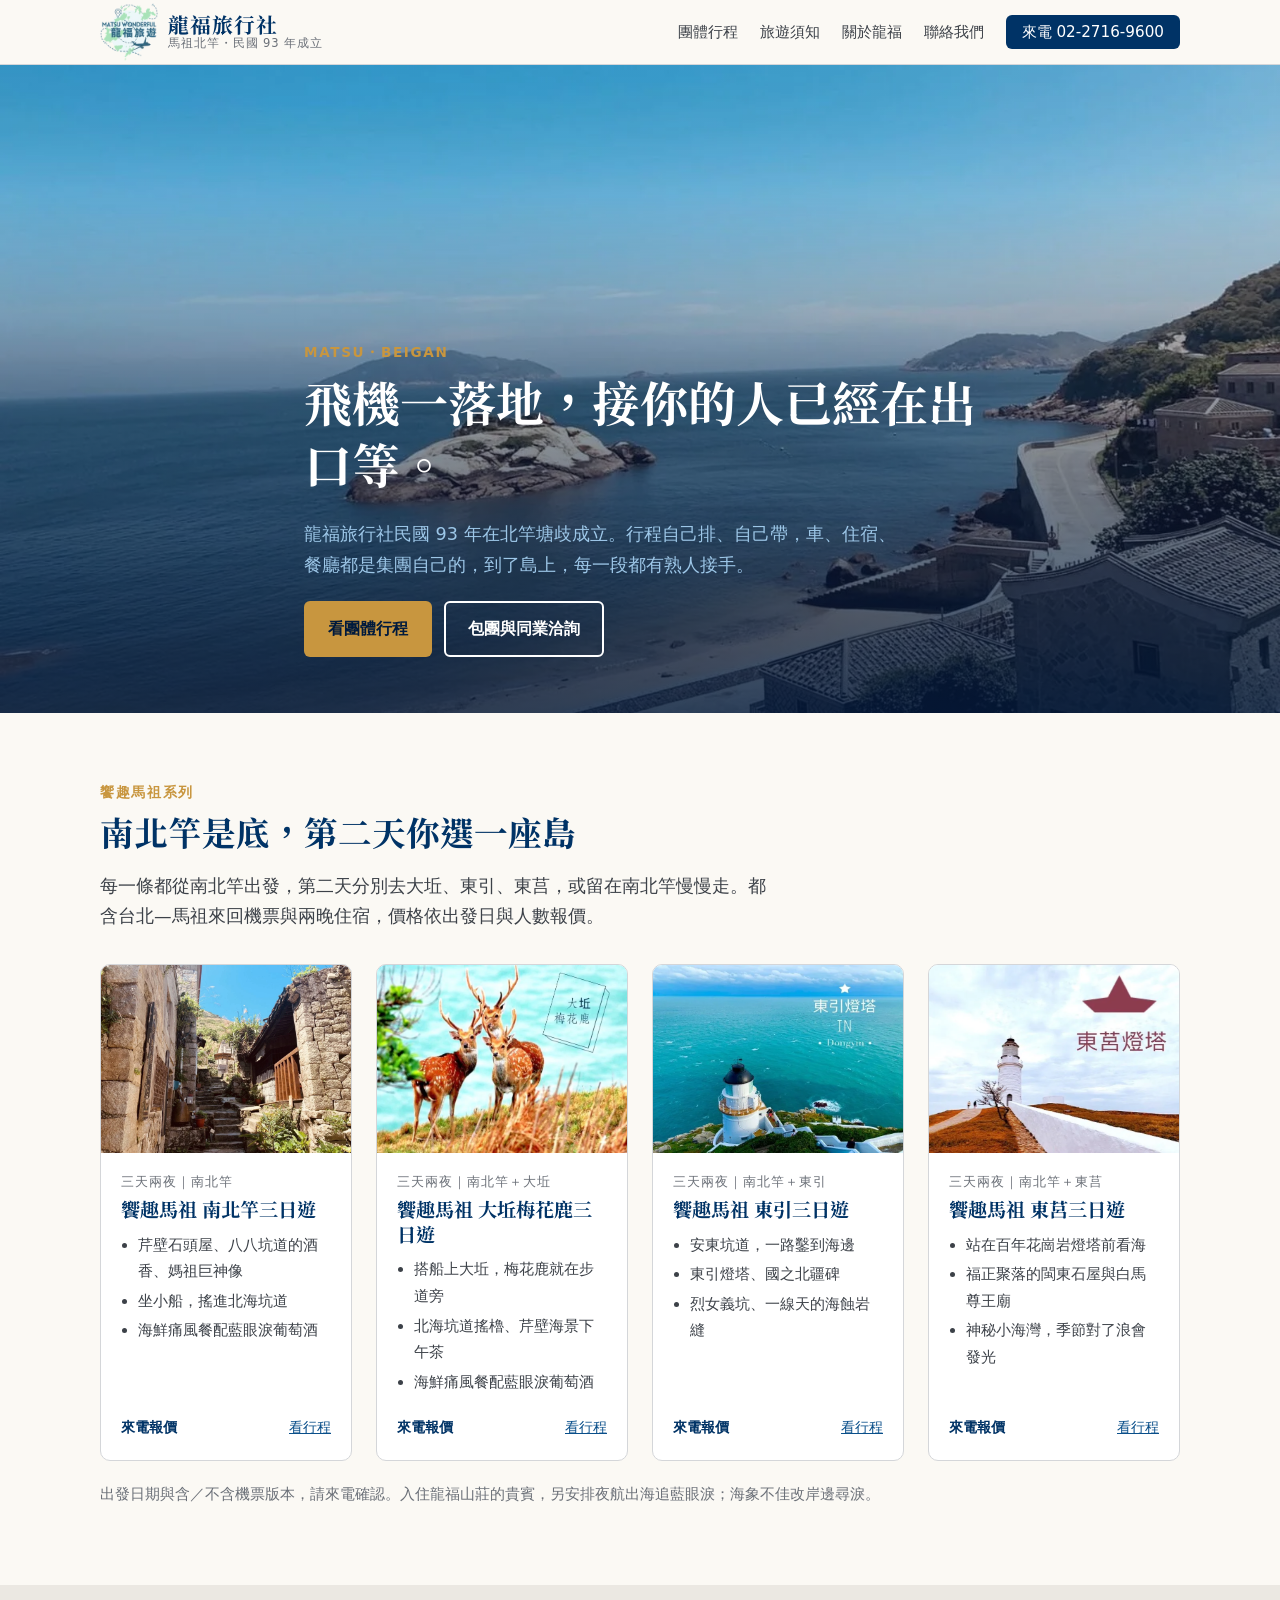
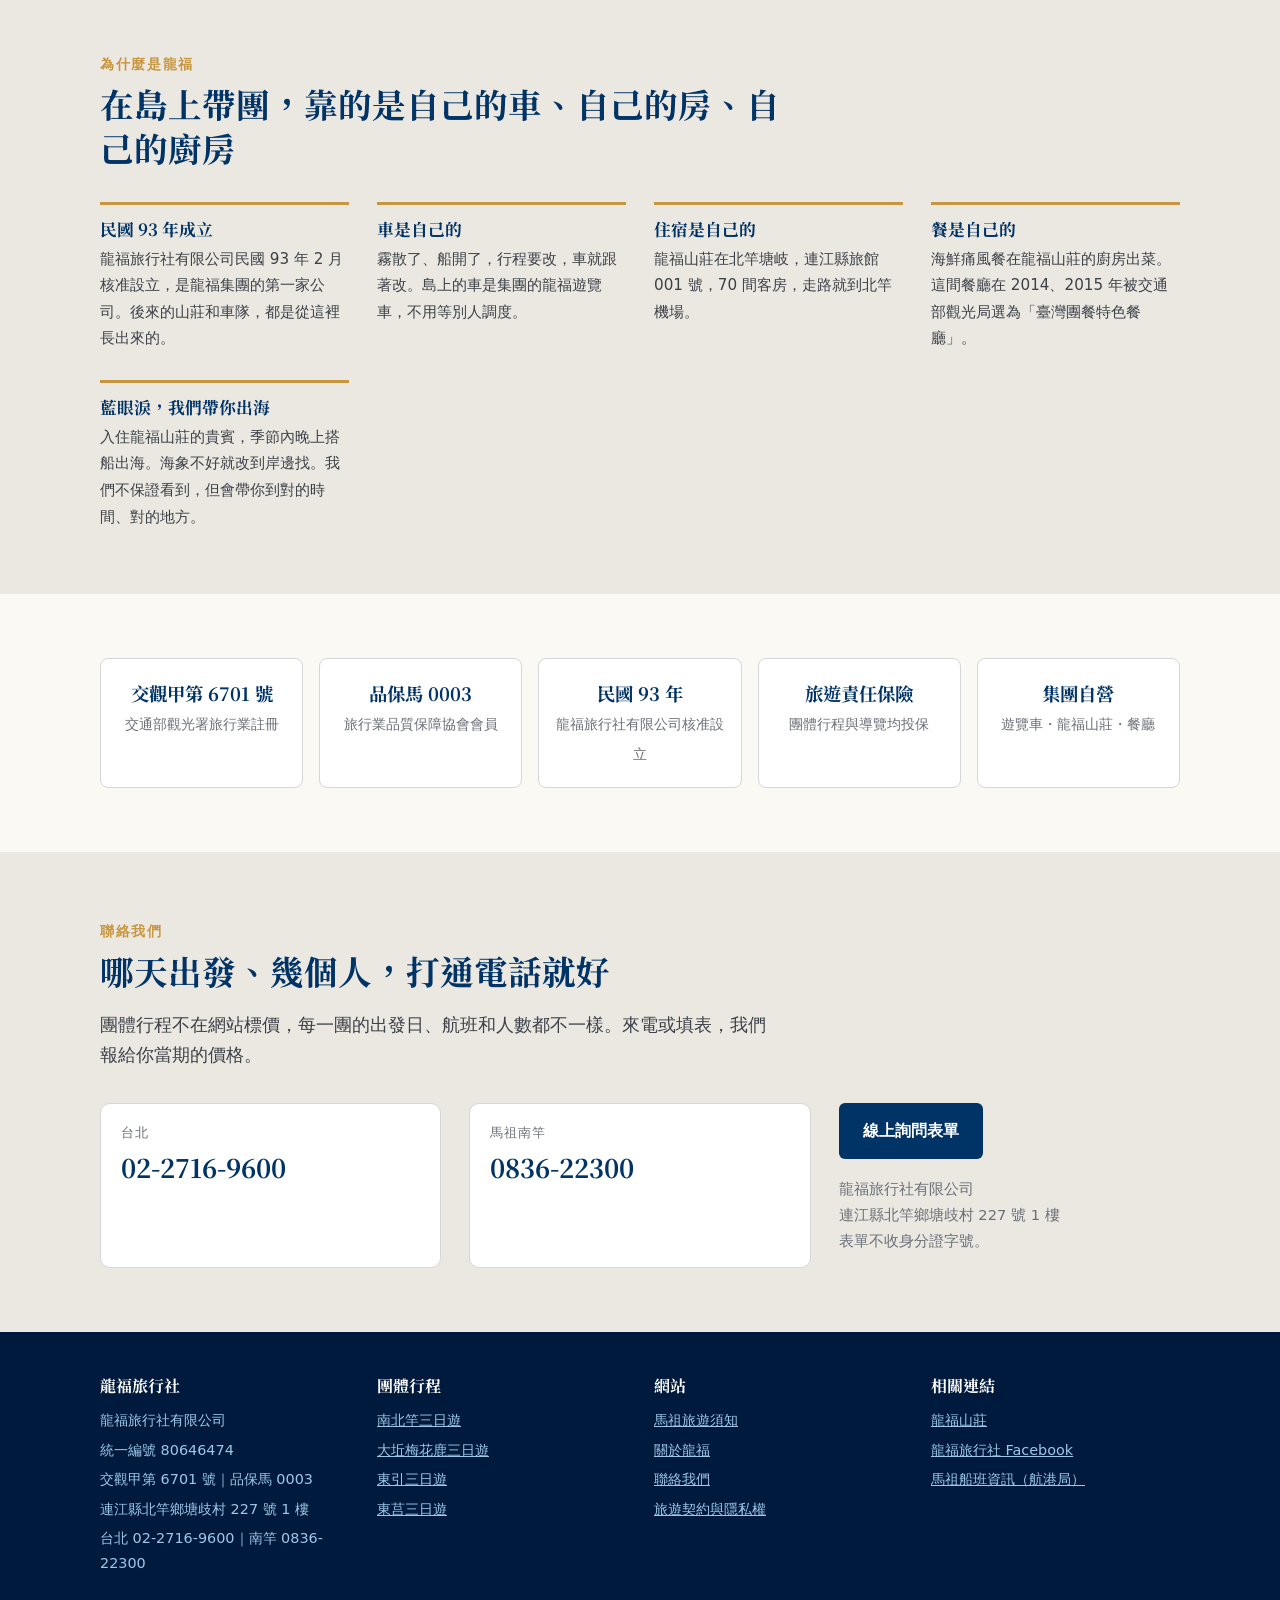
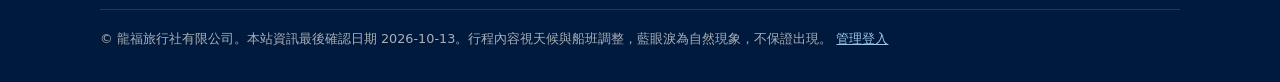
<file: index.html>
<!DOCTYPE html>
<html lang="zh-Hant-TW">
<head>
<meta charset="utf-8">
<meta name="viewport" content="width=device-width, initial-scale=1">
<title>龍福旅行社｜馬祖北竿在地旅行社，民國 93 年成立</title>
<meta name="description" content="龍福旅行社成立於民國 93 年，總部在馬祖北竿塘歧。南北竿、東引、東莒、大坵三日遊團體行程，機加酒自由行，學校與公司包團、同業地接。台北 02-2716-9600、南竿 0836-22300。">
<link rel="canonical" href="https://www.matsu-tour.com.tw/">
<meta property="og:title" content="龍福旅行社｜馬祖北竿在地旅行社">
<meta property="og:description" content="民國 93 年成立的馬祖在地旅行社。團體行程、機加酒自由行、包團與同業地接。">
<meta property="og:image" content="https://www.matsu-tour.com.tw/img/beach.webp">
<meta property="og:type" content="website">
<link rel="preconnect" href="https://fonts.googleapis.com">
<link href="https://fonts.googleapis.com/css2?family=Noto+Serif+TC:wght@700&display=swap" rel="stylesheet">
<link rel="icon" href="img/favicon.png" type="image/png">
<link rel="apple-touch-icon" href="img/apple-touch-icon.png">
<link rel="stylesheet" href="css/style.css?v=1151013c">
<script type="application/ld+json">
{
  "@context": "https://schema.org",
  "@type": "TravelAgency",
  "@id": "https://www.matsu-tour.com.tw/#org",
  "name": "龍福旅行社",
  "legalName": "龍福旅行社有限公司",
  "url": "https://www.matsu-tour.com.tw/",
  "taxID": "80646474",
  "identifier": [
    { "@type": "PropertyValue", "name": "交通部觀光署旅行業註冊編號", "value": "交觀甲第 6701 號" },
    { "@type": "PropertyValue", "name": "中華民國旅行業品質保障協會會員編號", "value": "品保馬 0003" }
  ],
  "foundingDate": "2004-02-09",
  "founder": { "@type": "Person", "name": "王樹欽" },
  "address": {
    "@type": "PostalAddress",
    "streetAddress": "北竿鄉塘歧村227號1樓",
    "addressLocality": "連江縣",
    "addressRegion": "連江縣",
    "postalCode": "210",
    "addressCountry": "TW"
  },
  "telephone": ["+886-2-2716-9600", "+886-836-22300"],
  "contactPoint": [
    { "@type": "ContactPoint", "telephone": "+886-2-2716-9600", "contactType": "reservations", "areaServed": "TW", "availableLanguage": "zh-Hant", "name": "台北" },
    { "@type": "ContactPoint", "telephone": "+886-836-22300", "contactType": "reservations", "areaServed": "TW", "availableLanguage": "zh-Hant", "name": "馬祖南竿" }
  ],
  "areaServed": [
    { "@type": "Place", "name": "南竿" }, { "@type": "Place", "name": "北竿" },
    { "@type": "Place", "name": "東引" }, { "@type": "Place", "name": "東莒" },
    { "@type": "Place", "name": "西莒" }, { "@type": "Place", "name": "大坵" }
  ],
  "knowsAbout": ["馬祖旅遊", "藍眼淚", "芹壁聚落", "北海坑道", "東引", "東莒", "大坵梅花鹿"],
  "makesOffer": [
    { "@type": "Offer", "itemOffered": { "@type": "TouristTrip", "name": "饗趣馬祖 南北竿三日遊", "url": "https://www.matsu-tour.com.tw/tours/nangan-beigan-3d/" } },
    { "@type": "Offer", "itemOffered": { "@type": "TouristTrip", "name": "饗趣馬祖 大坵梅花鹿三日遊", "url": "https://www.matsu-tour.com.tw/tours/daqiu-deer-3d/" } },
    { "@type": "Offer", "itemOffered": { "@type": "TouristTrip", "name": "饗趣馬祖 東引三日遊", "url": "https://www.matsu-tour.com.tw/tours/dongyin-3d/" } },
    { "@type": "Offer", "itemOffered": { "@type": "TouristTrip", "name": "饗趣馬祖 東莒三日遊", "url": "https://www.matsu-tour.com.tw/tours/dongju-3d/" } }
  ],
  "memberOf": { "@type": "Organization", "name": "中華民國旅行業品質保障協會" },
  "sameAs": ["https://www.facebook.com/profile.php?id=61593600625219"]
}
</script>
</head>
<body data-page="home">

<header class="site-header">
  <div class="wrap">
    <a class="brand" href="./"><img src="img/logo.webp" alt="Matsu Wonderful 龍福旅遊 標誌" width="58" height="57"><span><b>龍福旅行社</b><small>馬祖北竿・民國 93 年成立</small></span></a>
    <button class="nav-toggle" aria-expanded="false" aria-controls="nav" onclick="var n=document.getElementById('nav');n.classList.toggle('open');this.setAttribute('aria-expanded',n.classList.contains('open'))">選單</button>
    <ul class="nav" id="nav">
      <li><a href="tours/">團體行程</a></li>
      <li><a href="guide/">旅遊須知</a></li>
      <li><a href="about/">關於龍福</a></li>
      <li><a href="contact/">聯絡我們</a></li>
      <li class="cta"><a href="tel:+886227169600">來電 02-2716-9600</a></li>
    </ul>
  </div>
</header>

<main>

<section class="hero">
  <img src="img/beach.webp" alt="北竿芹壁灣，海中的龜島與岸邊的石屋" fetchpriority="high">
  <div class="wrap">
    <span class="eyebrow" data-edit="e1">MATSU・BEIGAN</span>
    <h1 data-edit="e2">飛機一落地，接你的人已經在出口等。</h1>
    <p data-edit="e3">龍福旅行社民國 93 年在北竿塘歧成立。行程自己排、自己帶，車、住宿、餐廳都是集團自己的，到了島上，每一段都有熟人接手。</p>
    <div class="actions">
      <a class="btn btn-primary" href="tours/">看團體行程</a>
      <a class="btn btn-outline" href="contact/">包團與同業洽詢</a>
    </div>
  </div>
</section>

<section class="section" id="tours">
  <div class="wrap">
    <div class="section-head">
      <span class="eyebrow" data-edit="e4">饗趣馬祖系列</span>
      <h2 data-edit="e5">南北竿是底，第二天你選一座島</h2>
      <p class="lead" data-edit="e6">每一條都從南北竿出發，第二天分別去大坵、東引、東莒，或留在南北竿慢慢走。都含台北—馬祖來回機票與兩晚住宿，價格依出發日與人數報價。</p>
    </div>
    <div class="cards">
      <article class="card">
        <div class="media"><img src="img/lane.webp" alt="芹壁聚落的石階與石屋巷弄" loading="lazy"></div>
        <div class="body">
          <span class="tag" data-edit="e7">三天兩夜｜南北竿</span>
          <h3 data-edit="e8">饗趣馬祖 南北竿三日遊</h3>
          <ul>
            <li data-edit="e9">芹壁石頭屋、八八坑道的酒香、媽祖巨神像</li>
            <li data-edit="e10">坐小船，搖進北海坑道</li>
            <li data-edit="e11">海鮮痛風餐配藍眼淚葡萄酒</li>
          </ul>
          <div class="foot"><span class="price" data-edit="e12">來電報價</span><a href="tours/nangan-beigan-3d/">看行程</a></div>
        </div>
      </article>
      <article class="card">
        <div class="media"><img src="img/spots/deer.webp" alt="大坵島上的梅花鹿" loading="lazy"></div>
        <div class="body">
          <span class="tag" data-edit="e13">三天兩夜｜南北竿＋大坵</span>
          <h3 data-edit="e14">饗趣馬祖 大坵梅花鹿三日遊</h3>
          <ul>
            <li data-edit="e15">搭船上大坵，梅花鹿就在步道旁</li>
            <li data-edit="e16">北海坑道搖櫓、芹壁海景下午茶</li>
            <li data-edit="e17">海鮮痛風餐配藍眼淚葡萄酒</li>
          </ul>
          <div class="foot"><span class="price" data-edit="e18">來電報價</span><a href="tours/daqiu-deer-3d/">看行程</a></div>
        </div>
      </article>
      <article class="card">
        <div class="media"><img src="img/spots/dongyin_lighthouse.webp" alt="東引燈塔與海" loading="lazy"></div>
        <div class="body">
          <span class="tag" data-edit="e19">三天兩夜｜南北竿＋東引</span>
          <h3 data-edit="e20">饗趣馬祖 東引三日遊</h3>
          <ul>
            <li data-edit="e21">安東坑道，一路鑿到海邊</li>
            <li data-edit="e22">東引燈塔、國之北疆碑</li>
            <li data-edit="e23">烈女義坑、一線天的海蝕岩縫</li>
          </ul>
          <div class="foot"><span class="price" data-edit="e24">來電報價</span><a href="tours/dongyin-3d/">看行程</a></div>
        </div>
      </article>
      <article class="card">
        <div class="media"><img src="img/spots/dongju_lighthouse.webp" alt="東莒燈塔" loading="lazy"></div>
        <div class="body">
          <span class="tag" data-edit="e25">三天兩夜｜南北竿＋東莒</span>
          <h3 data-edit="e26">饗趣馬祖 東莒三日遊</h3>
          <ul>
            <li data-edit="e27">站在百年花崗岩燈塔前看海</li>
            <li data-edit="e28">福正聚落的閩東石屋與白馬尊王廟</li>
            <li data-edit="e29">神秘小海灣，季節對了浪會發光</li>
          </ul>
          <div class="foot"><span class="price" data-edit="e30">來電報價</span><a href="tours/dongju-3d/">看行程</a></div>
        </div>
      </article>
    </div>
    <p class="muted" style="margin-top:20px" data-edit="e31">出發日期與含／不含機票版本，請來電確認。入住龍福山莊的貴賓，另安排夜航出海追藍眼淚；海象不佳改岸邊尋淚。</p>
  </div>
</section>

<section class="section section-alt" id="why">
  <div class="wrap">
    <div class="section-head">
      <span class="eyebrow" data-edit="e32">為什麼是龍福</span>
      <h2 data-edit="e33">在島上帶團，靠的是自己的車、自己的房、自己的廚房</h2>
    </div>
    <div class="reasons">
      <div class="reason"><h3 data-edit="e34">民國 93 年成立</h3><p data-edit="e35">龍福旅行社有限公司民國 93 年 2 月核准設立，是龍福集團的第一家公司。後來的山莊和車隊，都是從這裡長出來的。</p></div>
      <div class="reason"><h3 data-edit="e36">車是自己的</h3><p data-edit="e37">霧散了、船開了，行程要改，車就跟著改。島上的車是集團的龍福遊覽車，不用等別人調度。</p></div>
      <div class="reason"><h3 data-edit="e38">住宿是自己的</h3><p data-edit="e39">龍福山莊在北竿塘岐，連江縣旅館 001 號，70 間客房，走路就到北竿機場。</p></div>
      <div class="reason"><h3 data-edit="e40">餐是自己的</h3><p data-edit="e41">海鮮痛風餐在龍福山莊的廚房出菜。這間餐廳在 2014、2015 年被交通部觀光局選為「臺灣團餐特色餐廳」。</p></div>
      <div class="reason"><h3 data-edit="e42">藍眼淚，我們帶你出海</h3><p data-edit="e43">入住龍福山莊的貴賓，季節內晚上搭船出海。海象不好就改到岸邊找。我們不保證看到，但會帶你到對的時間、對的地方。</p></div>
    </div>
  </div>
</section>

<section class="section" id="trust">
  <div class="wrap">
    <div class="trust">
      <div><b>交觀甲第 6701 號</b><span>交通部觀光署旅行業註冊</span></div>
      <div><b>品保馬 0003</b><span>旅行業品質保障協會會員</span></div>
      <div><b>民國 93 年</b><span>龍福旅行社有限公司核准設立</span></div>
      <div><b>旅遊責任保險</b><span>團體行程與導覽均投保</span></div>
      <div><b>集團自營</b><span>遊覽車・龍福山莊・餐廳</span></div>
    </div>
  </div>
</section>

<section class="section section-alt" id="contact">
  <div class="wrap">
    <div class="section-head">
      <span class="eyebrow" data-edit="e44">聯絡我們</span>
      <h2 data-edit="e45">哪天出發、幾個人，打通電話就好</h2>
      <p class="lead" data-edit="e46">團體行程不在網站標價，每一團的出發日、航班和人數都不一樣。來電或填表，我們報給你當期的價格。</p>
    </div>
    <div class="contact">
      <a class="phone" href="tel:+886227169600"><small>台北</small><b>02-2716-9600</b></a>
      <a class="phone" href="tel:+88683622300"><small>馬祖南竿</small><b>0836-22300</b></a>
      <div>
        <p><a class="btn btn-deep" href="inquiry/">線上詢問表單</a></p>
        <p class="muted" data-edit="e47">龍福旅行社有限公司<br>連江縣北竿鄉塘歧村 227 號 1 樓<br>表單不收身分證字號。</p>
      </div>
    </div>
  </div>
</section>

</main>

<footer class="site-footer">
  <div class="wrap">
    <div class="cols">
      <div>
        <h4>龍福旅行社</h4>
        <ul>
          <li>龍福旅行社有限公司</li>
          <li>統一編號 80646474</li>
          <li>交觀甲第 6701 號｜品保馬 0003</li>
          <li>連江縣北竿鄉塘歧村 227 號 1 樓</li>
          <li>台北 02-2716-9600｜南竿 0836-22300</li>
        </ul>
      </div>
      <div>
        <h4>團體行程</h4>
        <ul>
          <li><a href="tours/nangan-beigan-3d/">南北竿三日遊</a></li>
          <li><a href="tours/daqiu-deer-3d/">大坵梅花鹿三日遊</a></li>
          <li><a href="tours/dongyin-3d/">東引三日遊</a></li>
          <li><a href="tours/dongju-3d/">東莒三日遊</a></li>
        </ul>
      </div>
      <div>
        <h4>網站</h4>
        <ul>
          <li><a href="guide/">馬祖旅遊須知</a></li>
          <li><a href="about/">關於龍福</a></li>
          <li><a href="contact/">聯絡我們</a></li>
          <li><a href="legal/">旅遊契約與隱私權</a></li>
        </ul>
      </div>
      <div>
        <h4>相關連結</h4>
        <ul>
          <li><a href="https://hotel.matsu.idv.tw/matsu-play/" rel="noopener">龍福山莊</a></li>
          <li><a href="https://www.facebook.com/profile.php?id=61593600625219" rel="noopener">龍福旅行社 Facebook</a></li>
          <li><a href="https://www.mtha.gov.tw/MTHA/Monthinfo.aspx" rel="noopener">馬祖船班資訊（航港局）</a></li>
        </ul>
      </div>
    </div>
    <div class="legal">© 龍福旅行社有限公司。本站資訊最後確認日期 2026-10-13。行程內容視天候與船班調整，藍眼淚為自然現象，不保證出現。</div>
  </div>
</footer>

<script src="js/cms.js?v=2" defer></script>
</body>
</html>
</file>
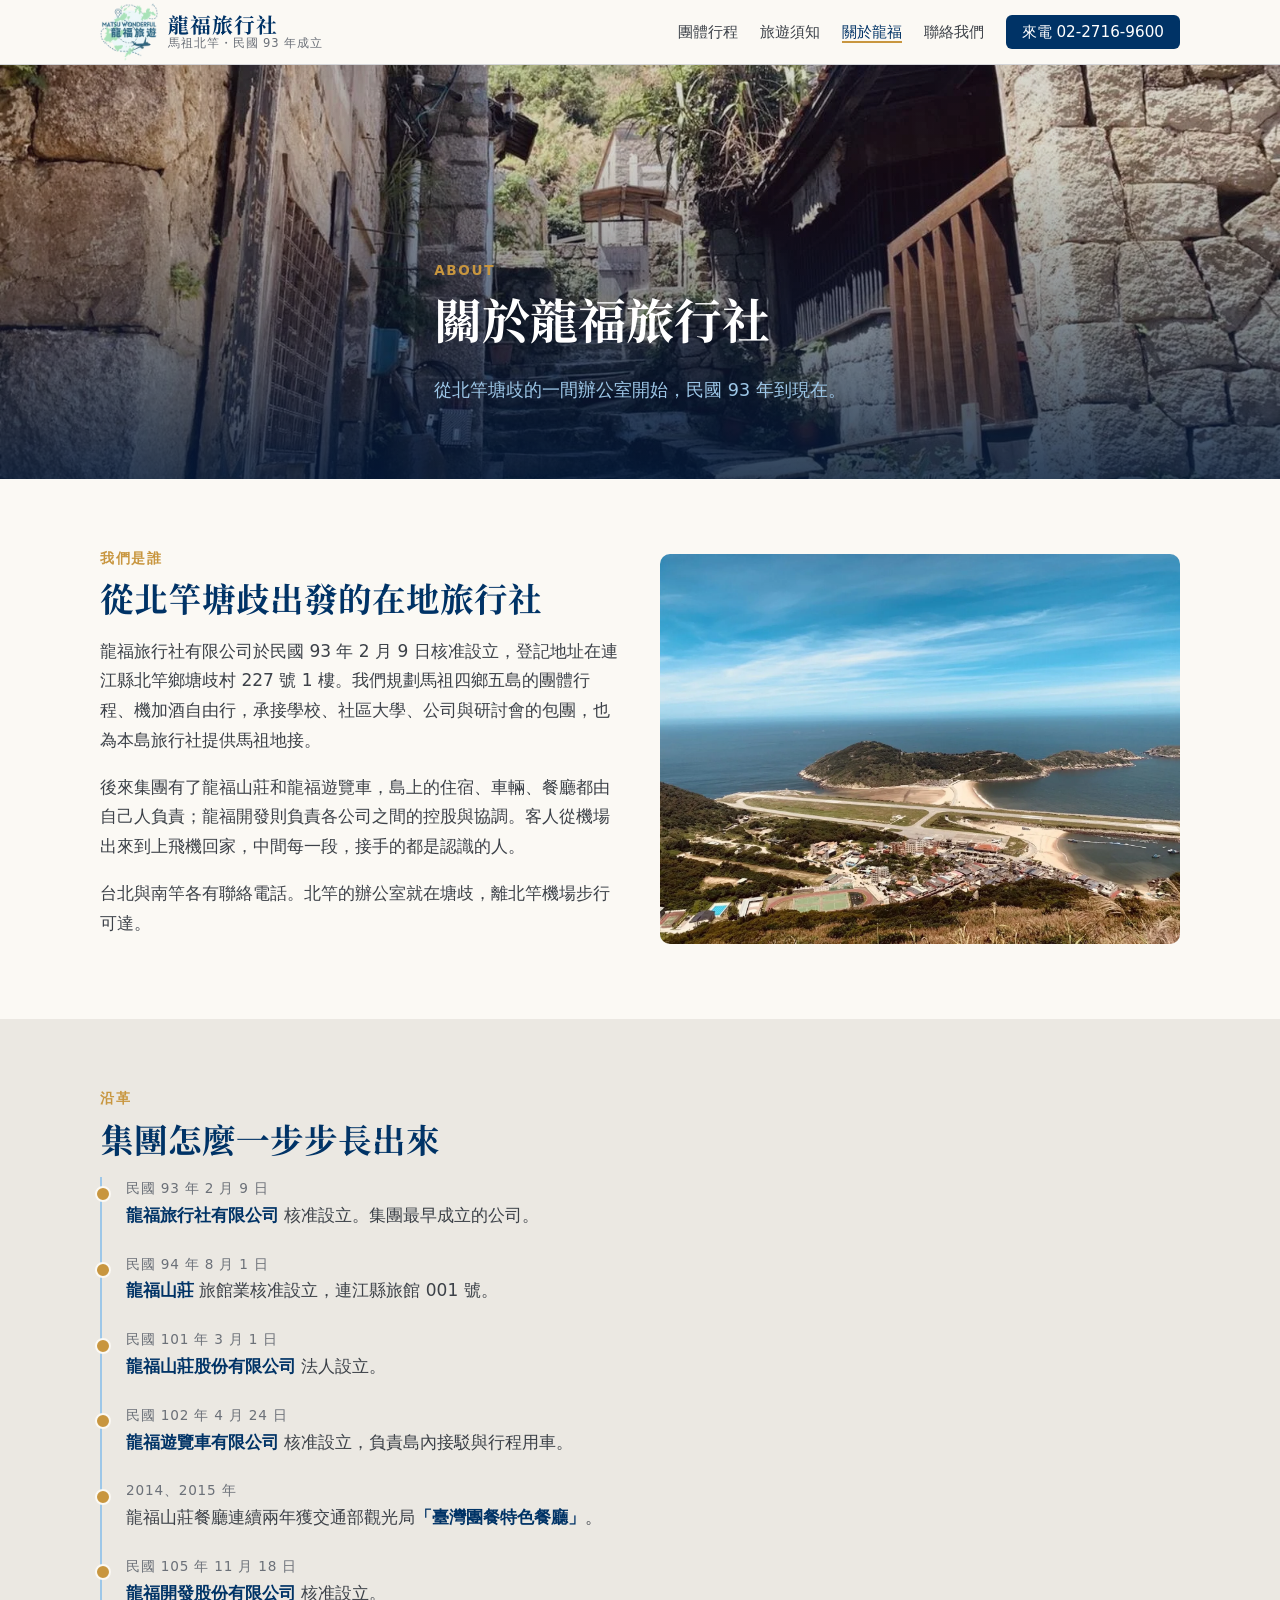
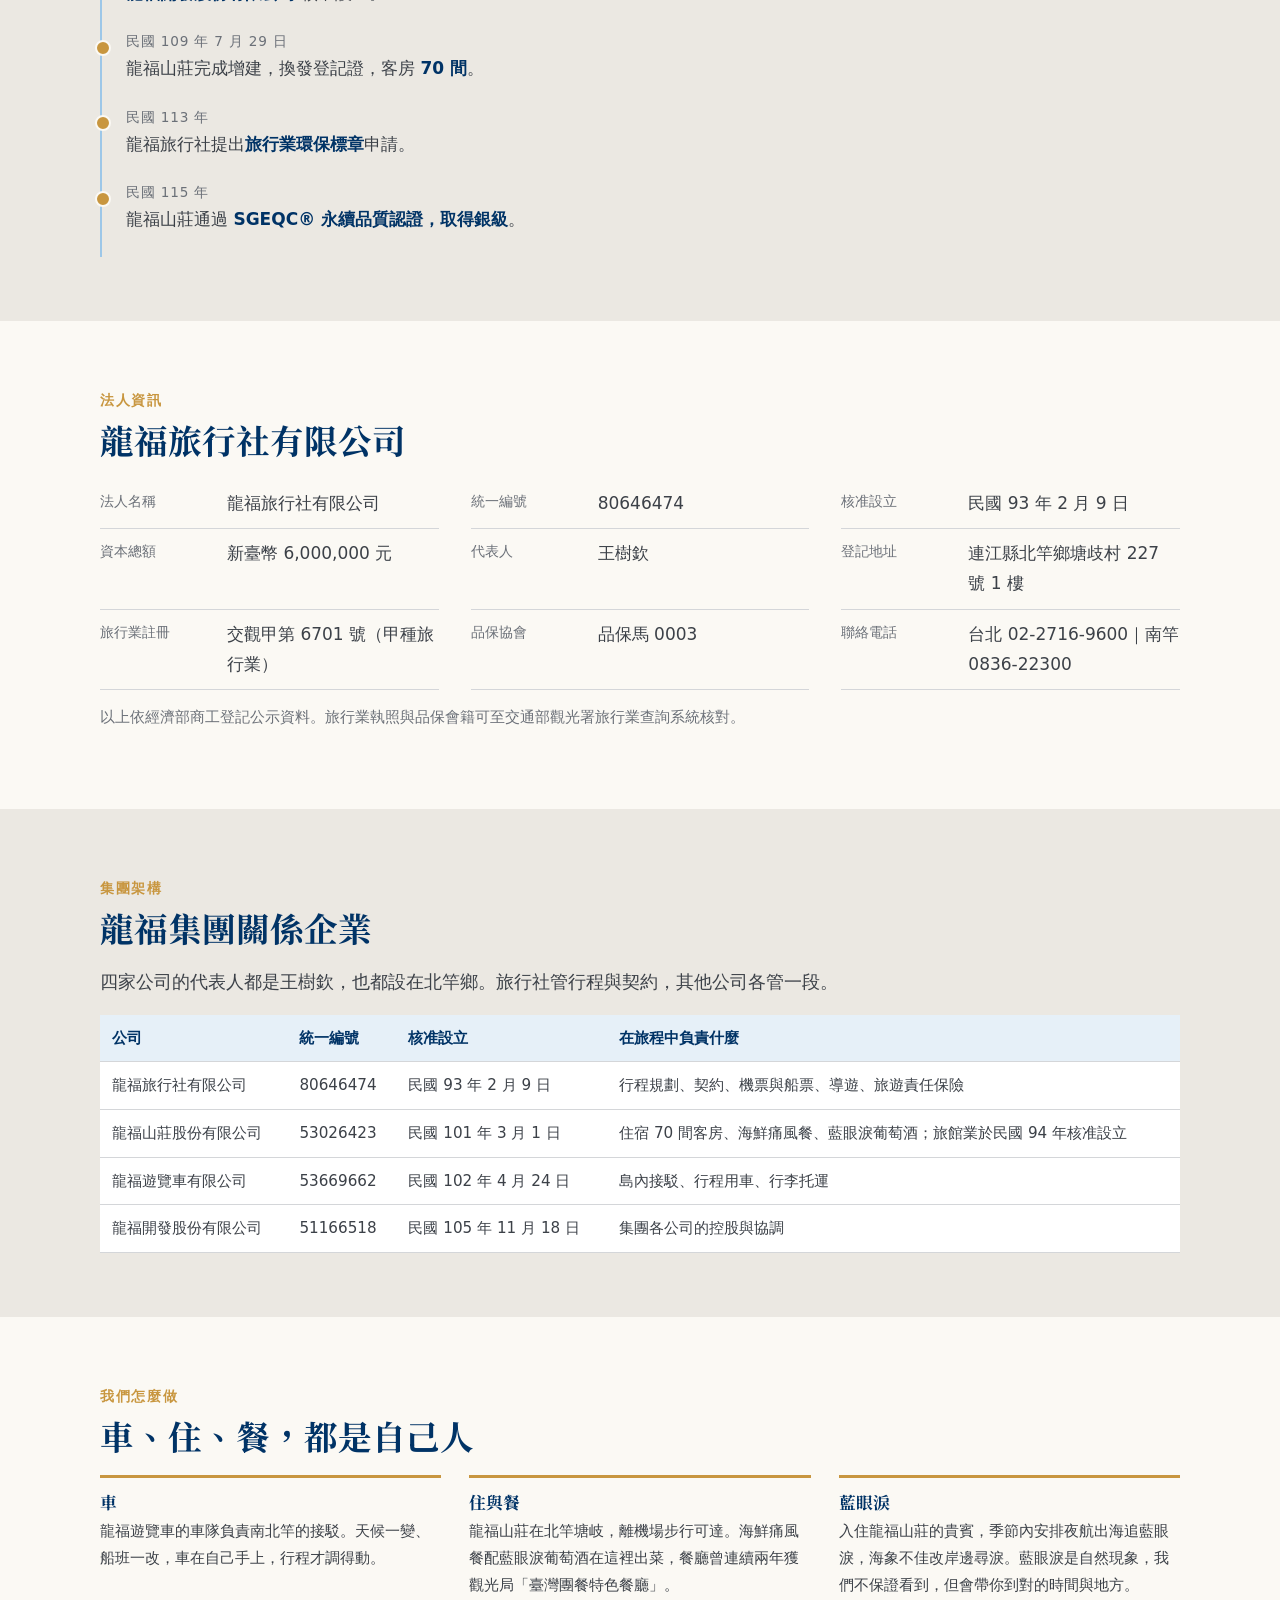
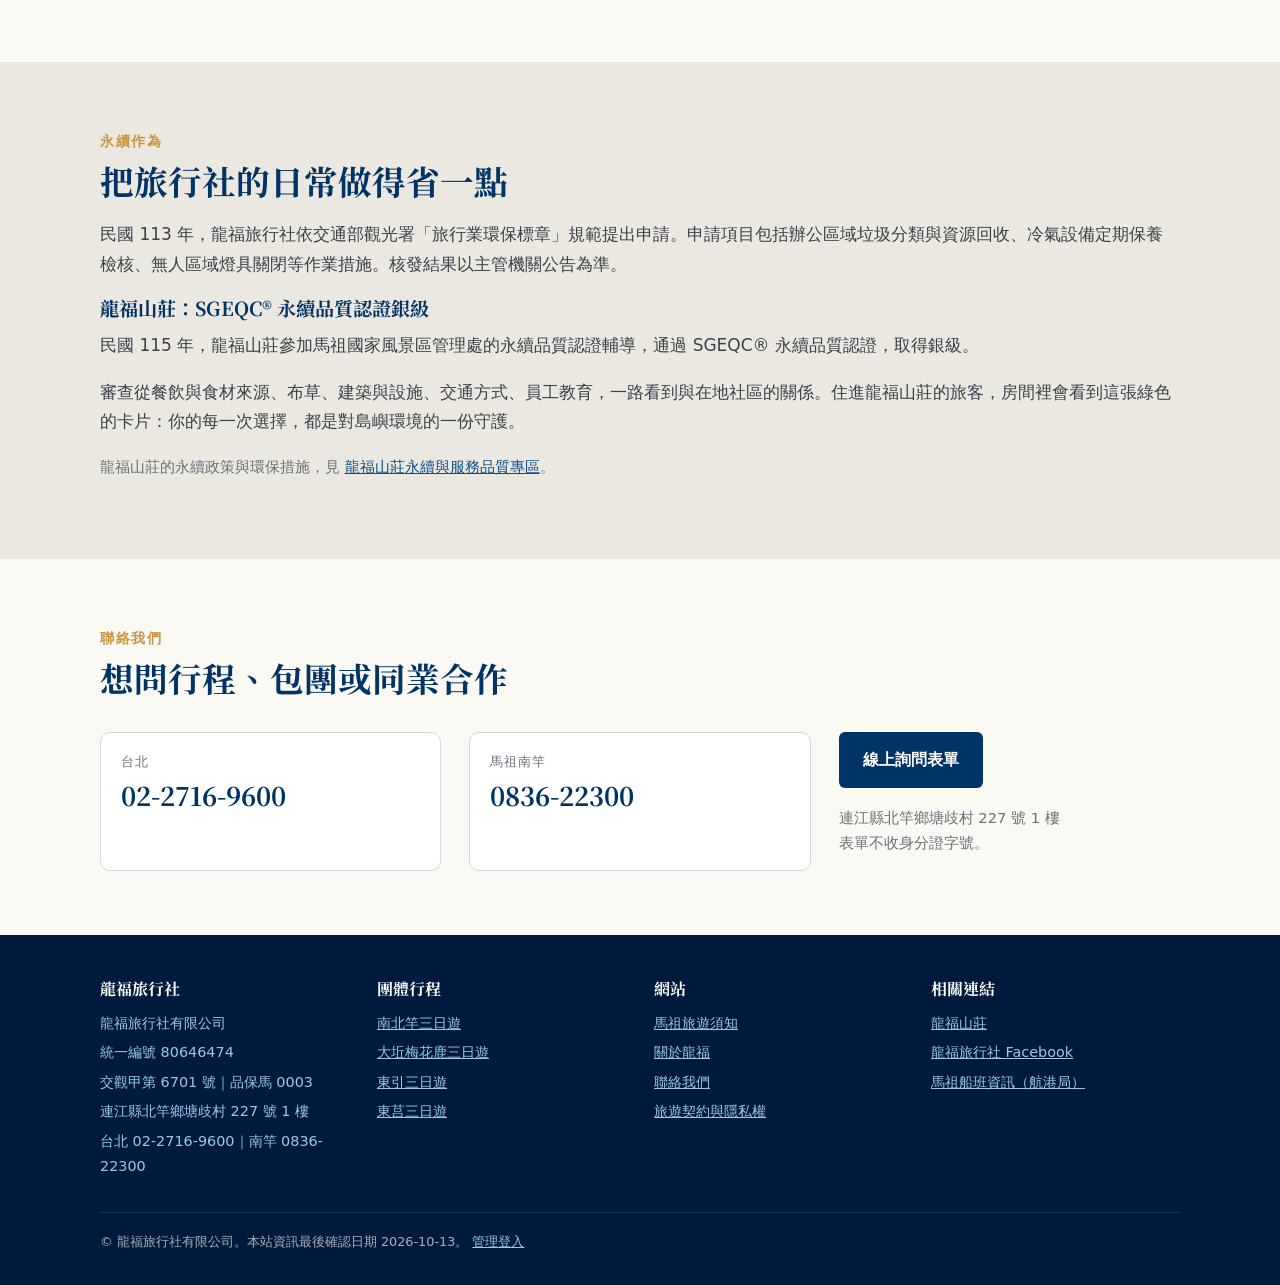
<file: about/index.html>
<!DOCTYPE html>
<html lang="zh-Hant-TW">
<head>
<meta charset="utf-8">
<meta name="viewport" content="width=device-width, initial-scale=1">
<title>關於龍福旅行社｜民國 93 年成立的馬祖北竿旅行社</title>
<meta name="description" content="龍福旅行社有限公司於民國 93 年 2 月核准設立，總部在馬祖北竿塘歧，統一編號 80646474。集團關係企業有龍福山莊、龍福遊覽車、龍福開發；龍福山莊取得 SGEQC® 永續品質認證銀級。沿革、法人資訊、集團架構與永續作為。">
<link rel="canonical" href="https://www.matsu-tour.com.tw/about/">
<meta property="og:title" content="關於龍福旅行社">
<meta property="og:description" content="民國 93 年成立的馬祖北竿在地旅行社。沿革、法人資訊、集團架構。">
<meta property="og:image" content="https://www.matsu-tour.com.tw/img/lane.webp">
<meta property="og:type" content="website">
<link rel="preconnect" href="https://fonts.googleapis.com">
<link href="https://fonts.googleapis.com/css2?family=Noto+Serif+TC:wght@700&display=swap" rel="stylesheet">
<link rel="icon" href="../img/favicon.png" type="image/png">
<link rel="apple-touch-icon" href="../img/apple-touch-icon.png">
<link rel="stylesheet" href="../css/style.css?v=1151013c">
<script type="application/ld+json">
{
  "@context": "https://schema.org",
  "@type": "AboutPage",
  "@id": "https://www.matsu-tour.com.tw/about/#page",
  "url": "https://www.matsu-tour.com.tw/about/",
  "name": "關於龍福旅行社",
  "about": { "@id": "https://www.matsu-tour.com.tw/#org" },
  "mainEntity": {
    "@type": "TravelAgency",
    "@id": "https://www.matsu-tour.com.tw/#org",
    "name": "龍福旅行社",
    "legalName": "龍福旅行社有限公司",
    "taxID": "80646474",
    "foundingDate": "2004-02-09",
    "founder": { "@type": "Person", "name": "王樹欽" },
    "address": { "@type": "PostalAddress", "streetAddress": "北竿鄉塘歧村227號1樓", "addressLocality": "連江縣", "postalCode": "210", "addressCountry": "TW" },
    "telephone": ["+886-2-2716-9600", "+886-836-22300"]
  }
}
</script>
</head>
<body data-page="about">

<header class="site-header">
  <div class="wrap">
    <a class="brand" href="../"><img src="../img/logo.webp" alt="Matsu Wonderful 龍福旅遊 標誌" width="58" height="57"><span><b>龍福旅行社</b><small>馬祖北竿・民國 93 年成立</small></span></a>
    <button class="nav-toggle" aria-expanded="false" aria-controls="nav" onclick="var n=document.getElementById('nav');n.classList.toggle('open');this.setAttribute('aria-expanded',n.classList.contains('open'))">選單</button>
    <ul class="nav" id="nav">
      <li><a href="../tours/">團體行程</a></li>
      <li><a href="../guide/">旅遊須知</a></li>
      <li><a href="../about/" aria-current="page">關於龍福</a></li>
      <li><a href="../contact/">聯絡我們</a></li>
      <li class="cta"><a href="tel:+886227169600">來電 02-2716-9600</a></li>
    </ul>
  </div>
</header>

<main>

<section class="hero hero-sub">
  <img src="../img/lane.webp" alt="芹壁聚落的石階巷弄" fetchpriority="high">
  <div class="wrap">
    <span class="eyebrow" data-edit="e1">ABOUT</span>
    <h1 data-edit="e2">關於龍福旅行社</h1>
    <p data-edit="e3">從北竿塘歧的一間辦公室開始，民國 93 年到現在。</p>
  </div>
</section>

<section class="section">
  <div class="wrap two-col">
    <div>
      <span class="eyebrow" data-edit="e4">我們是誰</span>
      <h2 data-edit="e5">從北竿塘歧出發的在地旅行社</h2>
      <p data-edit="e6">龍福旅行社有限公司於民國 93 年 2 月 9 日核准設立，登記地址在連江縣北竿鄉塘歧村 227 號 1 樓。我們規劃馬祖四鄉五島的團體行程、機加酒自由行，承接學校、社區大學、公司與研討會的包團，也為本島旅行社提供馬祖地接。</p>
      <p data-edit="e7">後來集團有了龍福山莊和龍福遊覽車，島上的住宿、車輛、餐廳都由自己人負責；龍福開發則負責各公司之間的控股與協調。客人從機場出來到上飛機回家，中間每一段，接手的都是認識的人。</p>
      <p data-edit="e8">台北與南竿各有聯絡電話。北竿的辦公室就在塘歧，離北竿機場步行可達。</p>
    </div>
    <img src="../img/aerial.webp" alt="從山上俯瞰北竿塘岐村與機場跑道" loading="lazy">
  </div>
</section>

<section class="section section-alt">
  <div class="wrap">
    <span class="eyebrow" data-edit="e9">沿革</span>
    <h2 data-edit="e10">集團怎麼一步步長出來</h2>
    <ul class="timeline">
      <li data-edit="e11"><time>民國 93 年 2 月 9 日</time><b>龍福旅行社有限公司</b> 核准設立。集團最早成立的公司。</li>
      <li data-edit="e12"><time>民國 94 年 8 月 1 日</time><b>龍福山莊</b> 旅館業核准設立，連江縣旅館 001 號。</li>
      <li data-edit="e13"><time>民國 101 年 3 月 1 日</time><b>龍福山莊股份有限公司</b> 法人設立。</li>
      <li data-edit="e14"><time>民國 102 年 4 月 24 日</time><b>龍福遊覽車有限公司</b> 核准設立，負責島內接駁與行程用車。</li>
      <li data-edit="e15"><time>2014、2015 年</time>龍福山莊餐廳連續兩年獲交通部觀光局<b>「臺灣團餐特色餐廳」</b>。</li>
      <li data-edit="e16"><time>民國 105 年 11 月 18 日</time><b>龍福開發股份有限公司</b> 核准設立。</li>
      <li data-edit="e17"><time>民國 109 年 7 月 29 日</time>龍福山莊完成增建，換發登記證，客房 <b>70 間</b>。</li>
      <li data-edit="e18"><time>民國 113 年</time>龍福旅行社提出<b>旅行業環保標章</b>申請。</li>
      <li data-edit="e82"><time>民國 115 年</time>龍福山莊通過 <b>SGEQC® 永續品質認證，取得銀級</b>。</li>
    </ul>
  </div>
</section>

<section class="section">
  <div class="wrap">
    <span class="eyebrow" data-edit="e19">法人資訊</span>
    <h2 data-edit="e20">龍福旅行社有限公司</h2>
    <dl class="facts">
      <div><dt data-edit="e21">法人名稱</dt><dd data-edit="e22">龍福旅行社有限公司</dd></div>
      <div><dt data-edit="e23">統一編號</dt><dd data-edit="e24">80646474</dd></div>
      <div><dt data-edit="e25">核准設立</dt><dd data-edit="e26">民國 93 年 2 月 9 日</dd></div>
      <div><dt data-edit="e27">資本總額</dt><dd data-edit="e28">新臺幣 6,000,000 元</dd></div>
      <div><dt data-edit="e29">代表人</dt><dd data-edit="e30">王樹欽</dd></div>
      <div><dt data-edit="e31">登記地址</dt><dd data-edit="e32">連江縣北竿鄉塘歧村 227 號 1 樓</dd></div>
      <div><dt data-edit="e33">旅行業註冊</dt><dd data-edit="e34">交觀甲第 6701 號（甲種旅行業）</dd></div>
      <div><dt data-edit="e35">品保協會</dt><dd data-edit="e36">品保馬 0003</dd></div>
      <div><dt data-edit="e37">聯絡電話</dt><dd data-edit="e38">台北 02-2716-9600｜南竿 0836-22300</dd></div>
    </dl>
    <p class="muted" style="margin-top:14px" data-edit="e39">以上依經濟部商工登記公示資料。旅行業執照與品保會籍可至交通部觀光署旅行業查詢系統核對。</p>
  </div>
</section>

<section class="section section-alt">
  <div class="wrap">
    <span class="eyebrow" data-edit="e40">集團架構</span>
    <h2 data-edit="e41">龍福集團關係企業</h2>
    <p class="lead" data-edit="e42">四家公司的代表人都是王樹欽，也都設在北竿鄉。旅行社管行程與契約，其他公司各管一段。</p>
    <div class="table-wrap">
      <table>
        <thead><tr><th data-edit="e43">公司</th><th data-edit="e44">統一編號</th><th data-edit="e45">核准設立</th><th data-edit="e46">在旅程中負責什麼</th></tr></thead>
        <tbody>
          <tr><td data-edit="e47">龍福旅行社有限公司</td><td data-edit="e48">80646474</td><td data-edit="e49">民國 93 年 2 月 9 日</td><td class="wrap-ok" data-edit="e50">行程規劃、契約、機票與船票、導遊、旅遊責任保險</td></tr>
          <tr><td data-edit="e51">龍福山莊股份有限公司</td><td data-edit="e52">53026423</td><td data-edit="e53">民國 101 年 3 月 1 日</td><td class="wrap-ok" data-edit="e54">住宿 70 間客房、海鮮痛風餐、藍眼淚葡萄酒；旅館業於民國 94 年核准設立</td></tr>
          <tr><td data-edit="e55">龍福遊覽車有限公司</td><td data-edit="e56">53669662</td><td data-edit="e57">民國 102 年 4 月 24 日</td><td class="wrap-ok" data-edit="e58">島內接駁、行程用車、行李托運</td></tr>
          <tr><td data-edit="e59">龍福開發股份有限公司</td><td data-edit="e60">51166518</td><td data-edit="e61">民國 105 年 11 月 18 日</td><td class="wrap-ok" data-edit="e62">集團各公司的控股與協調</td></tr>
        </tbody>
      </table>
    </div>
  </div>
</section>

<section class="section">
  <div class="wrap">
    <span class="eyebrow" data-edit="e67">我們怎麼做</span>
    <h2 data-edit="e68">車、住、餐，都是自己人</h2>
    <div class="reasons">
      <div class="reason"><h3 data-edit="e69">車</h3><p data-edit="e70">龍福遊覽車的車隊負責南北竿的接駁。天候一變、船班一改，車在自己手上，行程才調得動。</p></div>
      <div class="reason"><h3 data-edit="e71">住與餐</h3><p data-edit="e72">龍福山莊在北竿塘岐，離機場步行可達。海鮮痛風餐配藍眼淚葡萄酒在這裡出菜，餐廳曾連續兩年獲觀光局「臺灣團餐特色餐廳」。</p></div>
      <div class="reason"><h3 data-edit="e73">藍眼淚</h3><p data-edit="e74">入住龍福山莊的貴賓，季節內安排夜航出海追藍眼淚，海象不佳改岸邊尋淚。藍眼淚是自然現象，我們不保證看到，但會帶你到對的時間與地方。</p></div>
    </div>
  </div>
</section>

<section class="section section-alt">
  <div class="wrap">
    <span class="eyebrow" data-edit="e75">永續作為</span>
    <h2 data-edit="e76">把旅行社的日常做得省一點</h2>
    <p data-edit="e77">民國 113 年，龍福旅行社依交通部觀光署「旅行業環保標章」規範提出申請。申請項目包括辦公區域垃圾分類與資源回收、冷氣設備定期保養檢核、無人區域燈具關閉等作業措施。核發結果以主管機關公告為準。</p>
    <h3 data-edit="e83">龍福山莊：SGEQC® 永續品質認證銀級</h3>
    <p data-edit="e84">民國 115 年，龍福山莊參加馬祖國家風景區管理處的永續品質認證輔導，通過 SGEQC® 永續品質認證，取得銀級。</p>
    <p data-edit="e85">審查從餐飲與食材來源、布草、建築與設施、交通方式、員工教育，一路看到與在地社區的關係。住進龍福山莊的旅客，房間裡會看到這張綠色的卡片：你的每一次選擇，都是對島嶼環境的一份守護。</p>
    <p class="muted" data-edit="e78">龍福山莊的永續政策與環保措施，見 <a href="https://matsuyuansong-arch.github.io/longfu-esg/" rel="noopener">龍福山莊永續與服務品質專區</a>。</p>
  </div>
</section>

<section class="section" id="contact">
  <div class="wrap">
    <div class="section-head">
      <span class="eyebrow" data-edit="e79">聯絡我們</span>
      <h2 data-edit="e80">想問行程、包團或同業合作</h2>
    </div>
    <div class="contact">
      <a class="phone" href="tel:+886227169600"><small>台北</small><b>02-2716-9600</b></a>
      <a class="phone" href="tel:+88683622300"><small>馬祖南竿</small><b>0836-22300</b></a>
      <div>
        <p><a class="btn btn-deep" href="../inquiry/">線上詢問表單</a></p>
        <p class="muted" data-edit="e81">連江縣北竿鄉塘歧村 227 號 1 樓<br>表單不收身分證字號。</p>
      </div>
    </div>
  </div>
</section>

</main>

<footer class="site-footer">
  <div class="wrap">
    <div class="cols">
      <div>
        <h4>龍福旅行社</h4>
        <ul>
          <li>龍福旅行社有限公司</li>
          <li>統一編號 80646474</li>
          <li>交觀甲第 6701 號｜品保馬 0003</li>
          <li>連江縣北竿鄉塘歧村 227 號 1 樓</li>
          <li>台北 02-2716-9600｜南竿 0836-22300</li>
        </ul>
      </div>
      <div>
        <h4>團體行程</h4>
        <ul>
          <li><a href="../tours/nangan-beigan-3d/">南北竿三日遊</a></li>
          <li><a href="../tours/daqiu-deer-3d/">大坵梅花鹿三日遊</a></li>
          <li><a href="../tours/dongyin-3d/">東引三日遊</a></li>
          <li><a href="../tours/dongju-3d/">東莒三日遊</a></li>
        </ul>
      </div>
      <div>
        <h4>網站</h4>
        <ul>
          <li><a href="../guide/">馬祖旅遊須知</a></li>
          <li><a href="../about/">關於龍福</a></li>
          <li><a href="../contact/">聯絡我們</a></li>
          <li><a href="../legal/">旅遊契約與隱私權</a></li>
        </ul>
      </div>
      <div>
        <h4>相關連結</h4>
        <ul>
          <li><a href="https://hotel.matsu.idv.tw/matsu-play/" rel="noopener">龍福山莊</a></li>
          <li><a href="https://www.facebook.com/profile.php?id=61593600625219" rel="noopener">龍福旅行社 Facebook</a></li>
          <li><a href="https://www.mtha.gov.tw/MTHA/Monthinfo.aspx" rel="noopener">馬祖船班資訊（航港局）</a></li>
        </ul>
      </div>
    </div>
    <div class="legal">© 龍福旅行社有限公司。本站資訊最後確認日期 2026-10-13。</div>
  </div>
</footer>

<script src="../js/cms.js?v=2" defer></script>
</body>
</html>
</file>
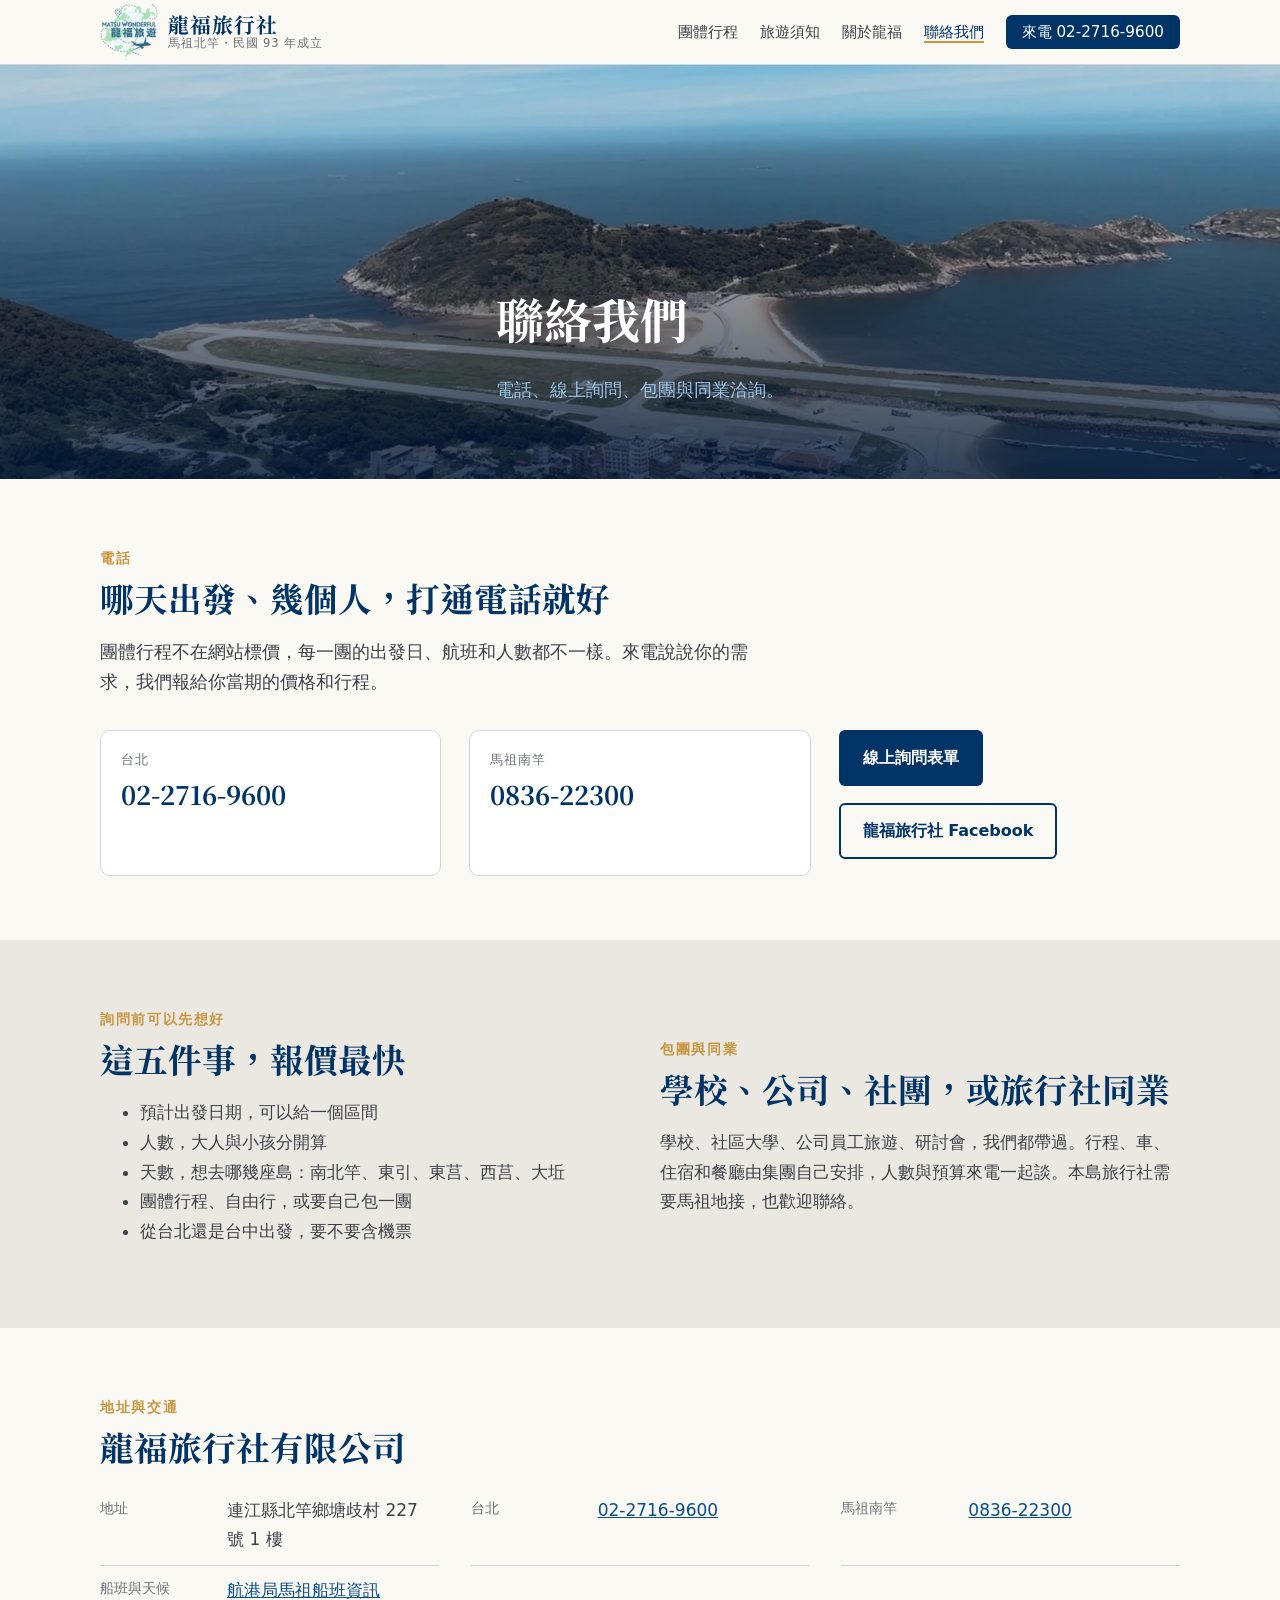
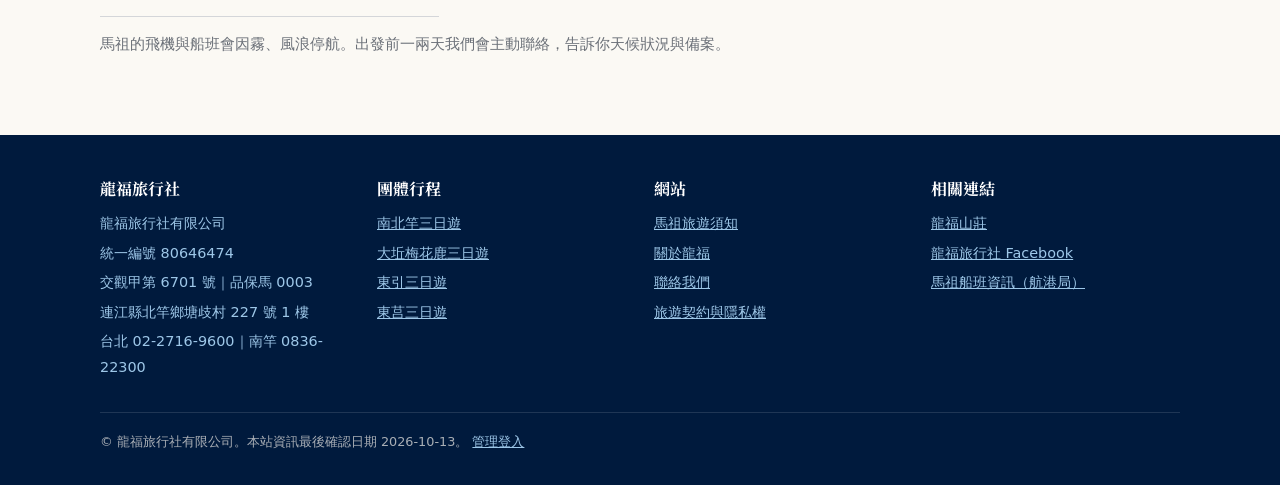
<file: contact/index.html>
<!DOCTYPE html>
<html lang="zh-Hant-TW">
<head>
<meta charset="utf-8">
<meta name="viewport" content="width=device-width, initial-scale=1">
<title>聯絡龍福旅行社｜台北 02-2716-9600・南竿 0836-22300</title>
<meta name="description" content="龍福旅行社聯絡方式：台北 02-2716-9600、南竿 0836-22300。馬祖團體行程、自由行、學校公司包團與同業地接。">
<link rel="canonical" href="https://www.matsu-tour.com.tw/contact/">
<meta property="og:title" content="聯絡龍福旅行社｜台北 02-2716-9600・南竿 0836-22300">
<meta property="og:description" content="龍福旅行社聯絡方式：台北 02-2716-9600、南竿 0836-22300。馬祖團體行程、自由行、學校公司包團與同業地接。">
<meta property="og:image" content="https://www.matsu-tour.com.tw/img/aerial.webp">
<meta property="og:type" content="website">
<link rel="preconnect" href="https://fonts.googleapis.com">
<link href="https://fonts.googleapis.com/css2?family=Noto+Serif+TC:wght@700&display=swap" rel="stylesheet">
<link rel="icon" href="../img/favicon.png" type="image/png">
<link rel="apple-touch-icon" href="../img/apple-touch-icon.png">
<link rel="stylesheet" href="../css/style.css?v=1151013c">
</head>
<body data-page="contact">

<header class="site-header">
  <div class="wrap">
    <a class="brand" href="../"><img src="../img/logo.webp" alt="Matsu Wonderful 龍福旅遊 標誌" width="58" height="57"><span><b>龍福旅行社</b><small>馬祖北竿・民國 93 年成立</small></span></a>
    <button class="nav-toggle" aria-expanded="false" aria-controls="nav" onclick="var n=document.getElementById('nav');n.classList.toggle('open');this.setAttribute('aria-expanded',n.classList.contains('open'))">選單</button>
    <ul class="nav" id="nav">
      <li><a href="../tours/">團體行程</a></li>
      <li><a href="../guide/">旅遊須知</a></li>
      <li><a href="../about/">關於龍福</a></li>
      <li><a href="../contact/" aria-current="page">聯絡我們</a></li>
      <li class="cta"><a href="tel:+886227169600">來電 02-2716-9600</a></li>
    </ul>
  </div>
</header>

<main>

<section class="hero hero-sub">
  <img src="../img/aerial.webp" alt="北竿塘岐與機場跑道的空拍" fetchpriority="high">
  <div class="wrap">
    <h1 data-edit="e1">聯絡我們</h1>
    <p data-edit="e2">電話、線上詢問、包團與同業洽詢。</p>
  </div>
</section>

<section class="section">
  <div class="wrap">
    <div class="section-head">
      <span class="eyebrow" data-edit="e3">電話</span>
      <h2 data-edit="e4">哪天出發、幾個人，打通電話就好</h2>
      <p class="lead" data-edit="e5">團體行程不在網站標價，每一團的出發日、航班和人數都不一樣。來電說說你的需求，我們報給你當期的價格和行程。</p>
    </div>
    <div class="contact">
      <a class="phone" href="tel:+886227169600"><small>台北</small><b>02-2716-9600</b></a>
      <a class="phone" href="tel:+88683622300"><small>馬祖南竿</small><b>0836-22300</b></a>
      <div>
        <p><a class="btn btn-deep" href="../inquiry/">線上詢問表單</a></p>
        <p><a class="btn btn-ghost" href="https://www.facebook.com/profile.php?id=61593600625219" rel="noopener">龍福旅行社 Facebook</a></p>
      </div>
    </div>
  </div>
</section>

<section class="section section-alt">
  <div class="wrap two-col">
    <div>
      <span class="eyebrow" data-edit="e6">詢問前可以先想好</span>
      <h2 data-edit="e7">這五件事，報價最快</h2>
      <ul>
        <li data-edit="e8">預計出發日期，可以給一個區間</li>
        <li data-edit="e9">人數，大人與小孩分開算</li>
        <li data-edit="e10">天數，想去哪幾座島：南北竿、東引、東莒、西莒、大坵</li>
        <li data-edit="e11">團體行程、自由行，或要自己包一團</li>
        <li data-edit="e12">從台北還是台中出發，要不要含機票</li>
      </ul>
    </div>
    <div>
      <span class="eyebrow" data-edit="e13">包團與同業</span>
      <h2 data-edit="e14">學校、公司、社團，或旅行社同業</h2>
      <p data-edit="e15">學校、社區大學、公司員工旅遊、研討會，我們都帶過。行程、車、住宿和餐廳由集團自己安排，人數與預算來電一起談。本島旅行社需要馬祖地接，也歡迎聯絡。</p>
    </div>
  </div>
</section>

<section class="section">
  <div class="wrap">
    <span class="eyebrow" data-edit="e16">地址與交通</span>
    <h2 data-edit="e17">龍福旅行社有限公司</h2>
    <dl class="facts">
      <div><dt data-edit="e18">地址</dt><dd data-edit="e19">連江縣北竿鄉塘歧村 227 號 1 樓</dd></div>
      <div><dt data-edit="e20">台北</dt><dd data-edit="e21"><a href="tel:+886227169600">02-2716-9600</a></dd></div>
      <div><dt data-edit="e22">馬祖南竿</dt><dd data-edit="e23"><a href="tel:+88683622300">0836-22300</a></dd></div>
      <div><dt data-edit="e24">船班與天候</dt><dd data-edit="e25"><a href="https://www.mtha.gov.tw/MTHA/Monthinfo.aspx" rel="noopener">航港局馬祖船班資訊</a></dd></div>
    </dl>
    <p class="muted" style="margin-top:14px" data-edit="e26">馬祖的飛機與船班會因霧、風浪停航。出發前一兩天我們會主動聯絡，告訴你天候狀況與備案。</p>
  </div>
</section>

</main>

<footer class="site-footer">
  <div class="wrap">
    <div class="cols">
      <div>
        <h4>龍福旅行社</h4>
        <ul>
          <li>龍福旅行社有限公司</li>
          <li>統一編號 80646474</li>
          <li>交觀甲第 6701 號｜品保馬 0003</li>
          <li>連江縣北竿鄉塘歧村 227 號 1 樓</li>
          <li>台北 02-2716-9600｜南竿 0836-22300</li>
        </ul>
      </div>
      <div>
        <h4>團體行程</h4>
        <ul>
          <li><a href="../tours/nangan-beigan-3d/">南北竿三日遊</a></li>
          <li><a href="../tours/daqiu-deer-3d/">大坵梅花鹿三日遊</a></li>
          <li><a href="../tours/dongyin-3d/">東引三日遊</a></li>
          <li><a href="../tours/dongju-3d/">東莒三日遊</a></li>
        </ul>
      </div>
      <div>
        <h4>網站</h4>
        <ul>
          <li><a href="../guide/">馬祖旅遊須知</a></li>
          <li><a href="../about/">關於龍福</a></li>
          <li><a href="../contact/">聯絡我們</a></li>
          <li><a href="../legal/">旅遊契約與隱私權</a></li>
        </ul>
      </div>
      <div>
        <h4>相關連結</h4>
        <ul>
          <li><a href="https://hotel.matsu.idv.tw/matsu-play/" rel="noopener">龍福山莊</a></li>
          <li><a href="https://www.facebook.com/profile.php?id=61593600625219" rel="noopener">龍福旅行社 Facebook</a></li>
          <li><a href="https://www.mtha.gov.tw/MTHA/Monthinfo.aspx" rel="noopener">馬祖船班資訊（航港局）</a></li>
        </ul>
      </div>
    </div>
    <div class="legal">© 龍福旅行社有限公司。本站資訊最後確認日期 2026-10-13。</div>
  </div>
</footer>

<script src="../js/cms.js?v=2" defer></script>
</body>
</html>
</file>
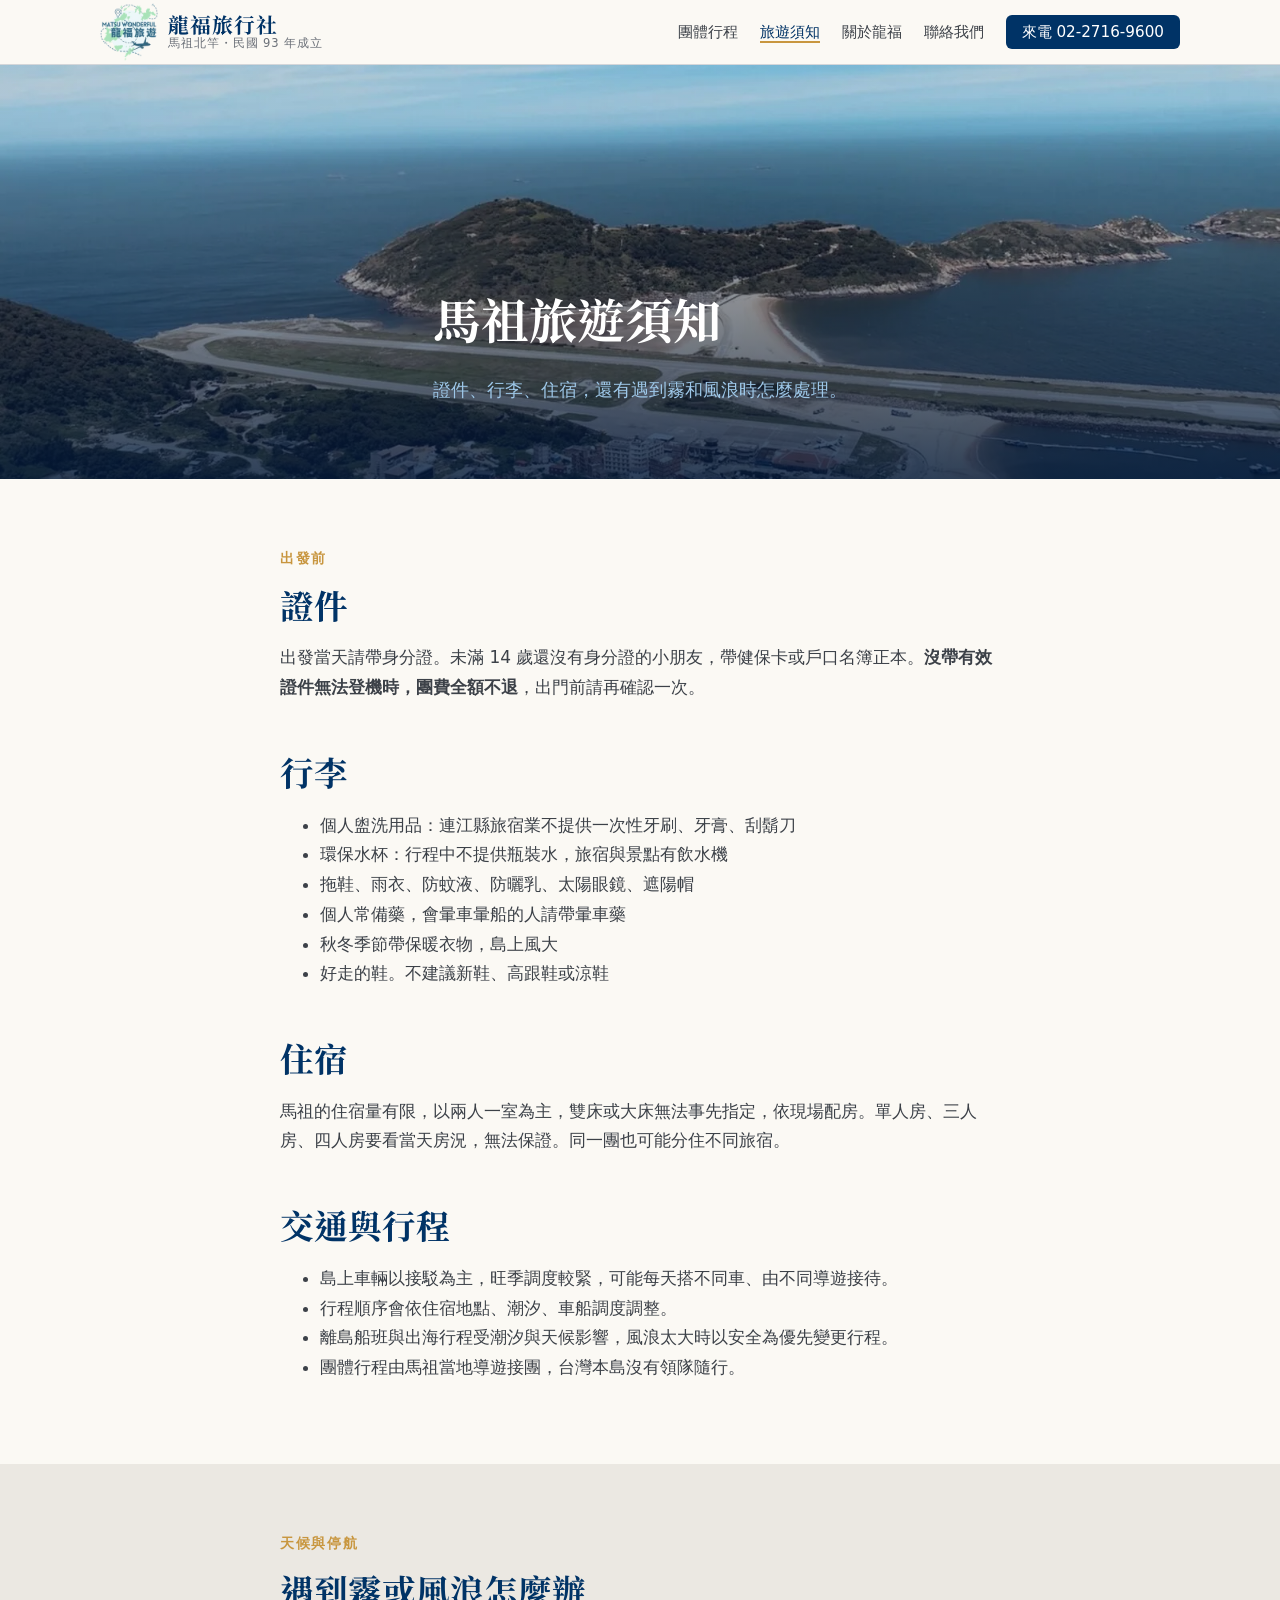
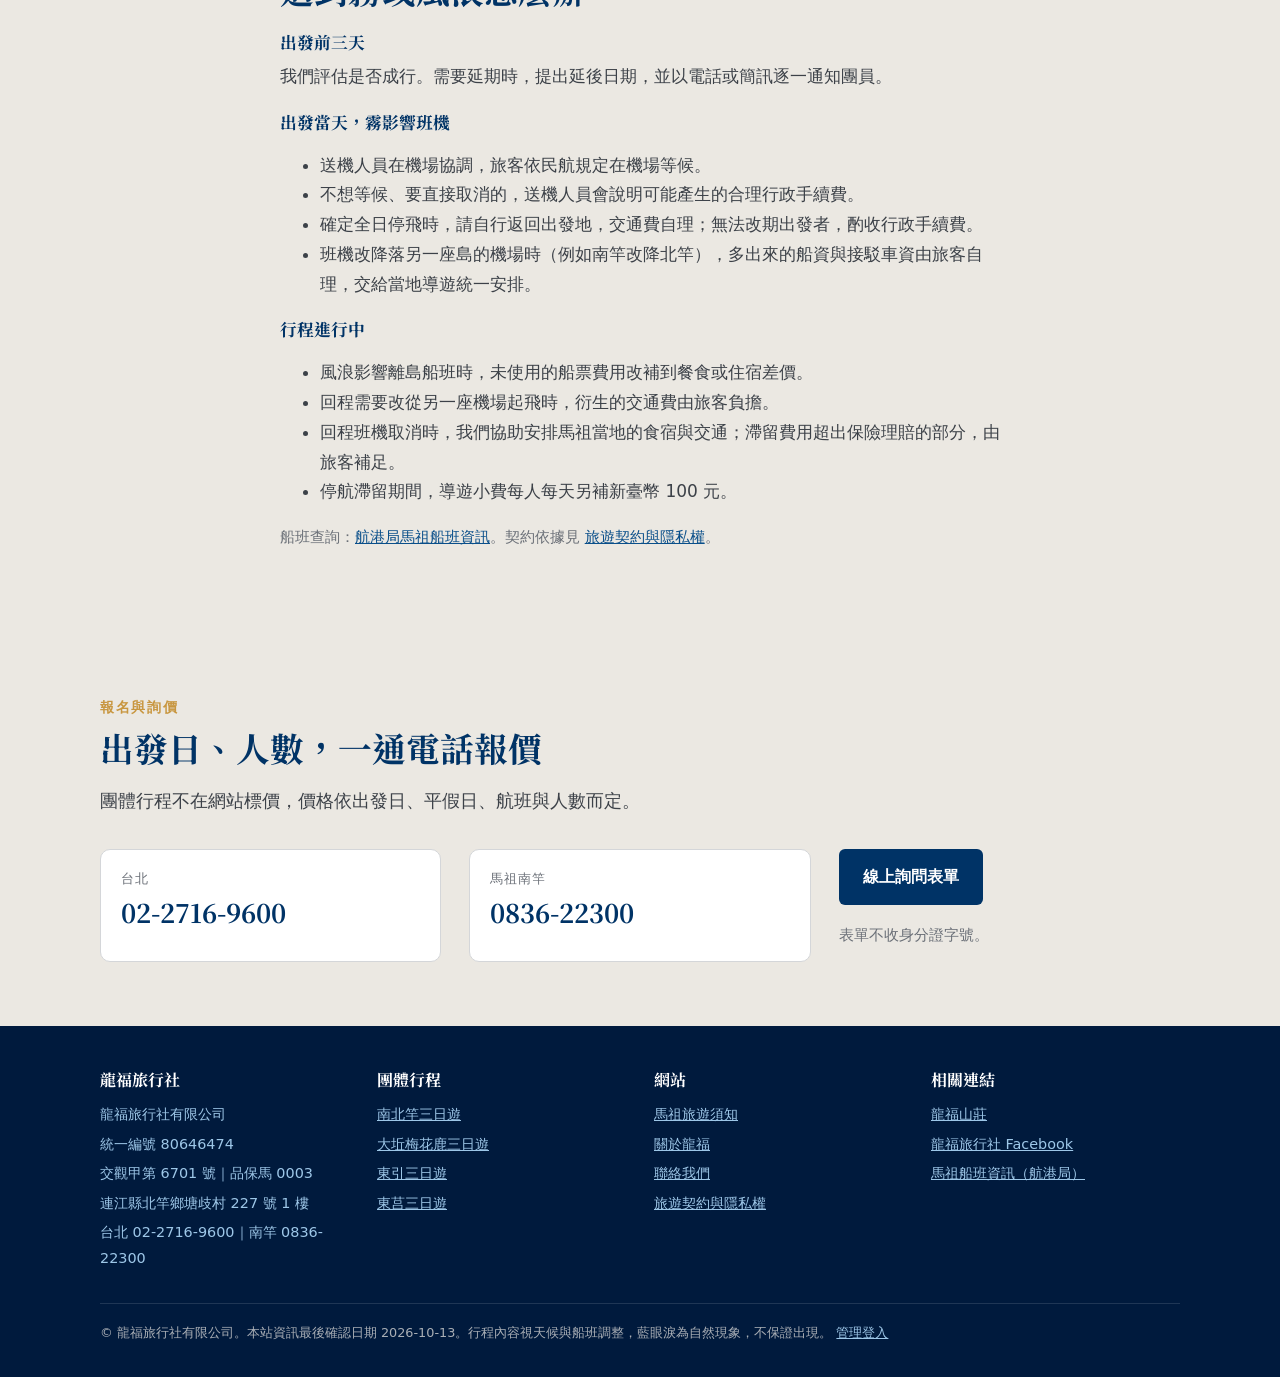
<file: guide/index.html>
<!DOCTYPE html>
<html lang="zh-Hant-TW">
<head>
<meta charset="utf-8">
<meta name="viewport" content="width=device-width, initial-scale=1">
<title>馬祖旅遊須知：證件、行李、住宿、天候停航｜龍福旅行社</title>
<meta name="description" content="參加馬祖團體行程前要知道的事：證件、行李清單、住宿安排、霧季與風浪停航時的處理方式。">
<link rel="canonical" href="https://www.matsu-tour.com.tw/guide/">
<meta property="og:title" content="馬祖旅遊須知：證件、行李、住宿、天候停航｜龍福旅行社">
<meta property="og:description" content="參加馬祖團體行程前要知道的事：證件、行李清單、住宿安排、霧季與風浪停航時的處理方式。">
<meta property="og:image" content="https://www.matsu-tour.com.tw/img/aerial.webp">
<meta property="og:type" content="website">
<link rel="preconnect" href="https://fonts.googleapis.com">
<link href="https://fonts.googleapis.com/css2?family=Noto+Serif+TC:wght@700&display=swap" rel="stylesheet">
<link rel="icon" href="../img/favicon.png" type="image/png">
<link rel="apple-touch-icon" href="../img/apple-touch-icon.png">
<link rel="stylesheet" href="../css/style.css?v=1151013c">
</head>
<body data-page="guide">

<header class="site-header">
  <div class="wrap">
    <a class="brand" href="../"><img src="../img/logo.webp" alt="Matsu Wonderful 龍福旅遊 標誌" width="58" height="57"><span><b>龍福旅行社</b><small>馬祖北竿・民國 93 年成立</small></span></a>
    <button class="nav-toggle" aria-expanded="false" aria-controls="nav" onclick="var n=document.getElementById('nav');n.classList.toggle('open');this.setAttribute('aria-expanded',n.classList.contains('open'))">選單</button>
    <ul class="nav" id="nav">
      <li><a href="../tours/">團體行程</a></li>
      <li><a href="../guide/" aria-current="page">旅遊須知</a></li>
      <li><a href="../about/">關於龍福</a></li>
      <li><a href="../contact/">聯絡我們</a></li>
      <li class="cta"><a href="tel:+886227169600">來電 02-2716-9600</a></li>
    </ul>
  </div>
</header>

<main>

<section class="hero hero-sub">
  <img src="../img/aerial.webp" alt="北竿塘岐與機場跑道的空拍" fetchpriority="high">
  <div class="wrap">
    <h1 data-edit="e1">馬祖旅遊須知</h1>
    <p data-edit="e2">證件、行李、住宿，還有遇到霧和風浪時怎麼處理。</p>
  </div>
</section>

<section class="section">
  <div class="wrap narrow">
    <span class="eyebrow" data-edit="e3">出發前</span>
    <h2 data-edit="e4">證件</h2>
    <p data-edit="e5">出發當天請帶身分證。未滿 14 歲還沒有身分證的小朋友，帶健保卡或戶口名簿正本。<strong>沒帶有效證件無法登機時，團費全額不退</strong>，出門前請再確認一次。</p>

    <h2 data-edit="e6">行李</h2>
    <ul>
      <li data-edit="e7">個人盥洗用品：連江縣旅宿業不提供一次性牙刷、牙膏、刮鬍刀</li>
      <li data-edit="e8">環保水杯：行程中不提供瓶裝水，旅宿與景點有飲水機</li>
      <li data-edit="e9">拖鞋、雨衣、防蚊液、防曬乳、太陽眼鏡、遮陽帽</li>
      <li data-edit="e10">個人常備藥，會暈車暈船的人請帶暈車藥</li>
      <li data-edit="e11">秋冬季節帶保暖衣物，島上風大</li>
      <li data-edit="e12">好走的鞋。不建議新鞋、高跟鞋或涼鞋</li>
    </ul>

    <h2 data-edit="e13">住宿</h2>
    <p data-edit="e14">馬祖的住宿量有限，以兩人一室為主，雙床或大床無法事先指定，依現場配房。單人房、三人房、四人房要看當天房況，無法保證。同一團也可能分住不同旅宿。</p>

    <h2 data-edit="e15">交通與行程</h2>
    <ul>
      <li data-edit="e16">島上車輛以接駁為主，旺季調度較緊，可能每天搭不同車、由不同導遊接待。</li>
      <li data-edit="e17">行程順序會依住宿地點、潮汐、車船調度調整。</li>
      <li data-edit="e18">離島船班與出海行程受潮汐與天候影響，風浪太大時以安全為優先變更行程。</li>
      <li data-edit="e19">團體行程由馬祖當地導遊接團，台灣本島沒有領隊隨行。</li>
    </ul>
  </div>
</section>

<section class="section section-alt">
  <div class="wrap narrow">
    <span class="eyebrow" data-edit="e20">天候與停航</span>
    <h2 data-edit="e21">遇到霧或風浪怎麼辦</h2>
    <h3 data-edit="e22">出發前三天</h3>
    <p data-edit="e23">我們評估是否成行。需要延期時，提出延後日期，並以電話或簡訊逐一通知團員。</p>
    <h3 data-edit="e24">出發當天，霧影響班機</h3>
    <ul>
      <li data-edit="e25">送機人員在機場協調，旅客依民航規定在機場等候。</li>
      <li data-edit="e26">不想等候、要直接取消的，送機人員會說明可能產生的合理行政手續費。</li>
      <li data-edit="e27">確定全日停飛時，請自行返回出發地，交通費自理；無法改期出發者，酌收行政手續費。</li>
      <li data-edit="e28">班機改降落另一座島的機場時（例如南竿改降北竿），多出來的船資與接駁車資由旅客自理，交給當地導遊統一安排。</li>
    </ul>
    <h3 data-edit="e29">行程進行中</h3>
    <ul>
      <li data-edit="e30">風浪影響離島船班時，未使用的船票費用改補到餐食或住宿差價。</li>
      <li data-edit="e31">回程需要改從另一座機場起飛時，衍生的交通費由旅客負擔。</li>
      <li data-edit="e32">回程班機取消時，我們協助安排馬祖當地的食宿與交通；滯留費用超出保險理賠的部分，由旅客補足。</li>
      <li data-edit="e33">停航滯留期間，導遊小費每人每天另補新臺幣 100 元。</li>
    </ul>
    <p class="muted" data-edit="e34">船班查詢：<a href="https://www.mtha.gov.tw/MTHA/Monthinfo.aspx" rel="noopener">航港局馬祖船班資訊</a>。契約依據見 <a href="../legal/">旅遊契約與隱私權</a>。</p>
  </div>
</section>

<section class="section section-alt" id="contact">
  <div class="wrap">
    <div class="section-head">
      <span class="eyebrow" data-edit="e35">報名與詢價</span>
      <h2 data-edit="e36">出發日、人數，一通電話報價</h2>
      <p class="lead" data-edit="e37">團體行程不在網站標價，價格依出發日、平假日、航班與人數而定。</p>
    </div>
    <div class="contact">
      <a class="phone" href="tel:+886227169600"><small>台北</small><b>02-2716-9600</b></a>
      <a class="phone" href="tel:+88683622300"><small>馬祖南竿</small><b>0836-22300</b></a>
      <div>
        <p><a class="btn btn-deep" href="../inquiry/">線上詢問表單</a></p>
        <p class="muted" data-edit="e38">表單不收身分證字號。</p>
      </div>
    </div>
  </div>
</section>

</main>

<footer class="site-footer">
  <div class="wrap">
    <div class="cols">
      <div>
        <h4>龍福旅行社</h4>
        <ul>
          <li>龍福旅行社有限公司</li>
          <li>統一編號 80646474</li>
          <li>交觀甲第 6701 號｜品保馬 0003</li>
          <li>連江縣北竿鄉塘歧村 227 號 1 樓</li>
          <li>台北 02-2716-9600｜南竿 0836-22300</li>
        </ul>
      </div>
      <div>
        <h4>團體行程</h4>
        <ul>
          <li><a href="../tours/nangan-beigan-3d/">南北竿三日遊</a></li>
          <li><a href="../tours/daqiu-deer-3d/">大坵梅花鹿三日遊</a></li>
          <li><a href="../tours/dongyin-3d/">東引三日遊</a></li>
          <li><a href="../tours/dongju-3d/">東莒三日遊</a></li>
        </ul>
      </div>
      <div>
        <h4>網站</h4>
        <ul>
          <li><a href="../guide/">馬祖旅遊須知</a></li>
          <li><a href="../about/">關於龍福</a></li>
          <li><a href="../contact/">聯絡我們</a></li>
          <li><a href="../legal/">旅遊契約與隱私權</a></li>
        </ul>
      </div>
      <div>
        <h4>相關連結</h4>
        <ul>
          <li><a href="https://hotel.matsu.idv.tw/matsu-play/" rel="noopener">龍福山莊</a></li>
          <li><a href="https://www.facebook.com/profile.php?id=61593600625219" rel="noopener">龍福旅行社 Facebook</a></li>
          <li><a href="https://www.mtha.gov.tw/MTHA/Monthinfo.aspx" rel="noopener">馬祖船班資訊（航港局）</a></li>
        </ul>
      </div>
    </div>
    <div class="legal">© 龍福旅行社有限公司。本站資訊最後確認日期 2026-10-13。行程內容視天候與船班調整，藍眼淚為自然現象，不保證出現。</div>
  </div>
</footer>

<script src="../js/cms.js?v=2" defer></script>
</body>
</html>
</file>
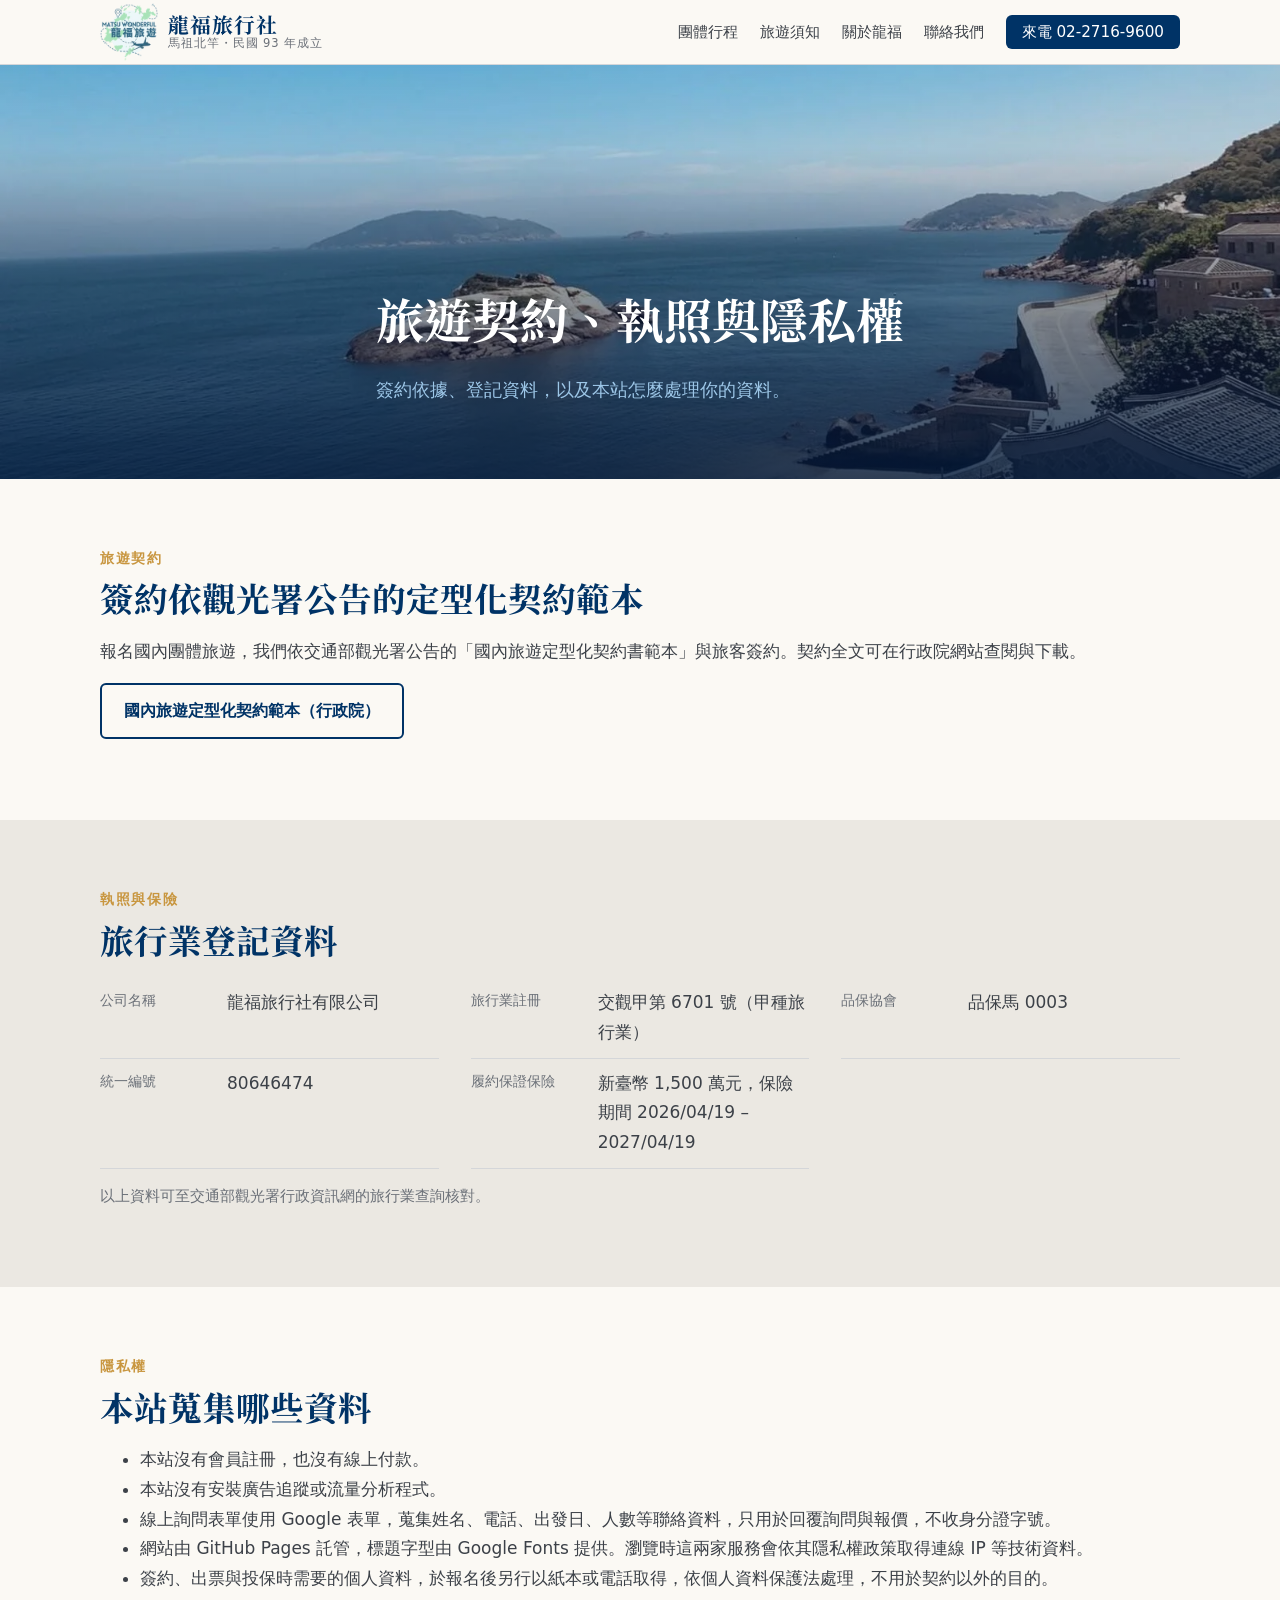
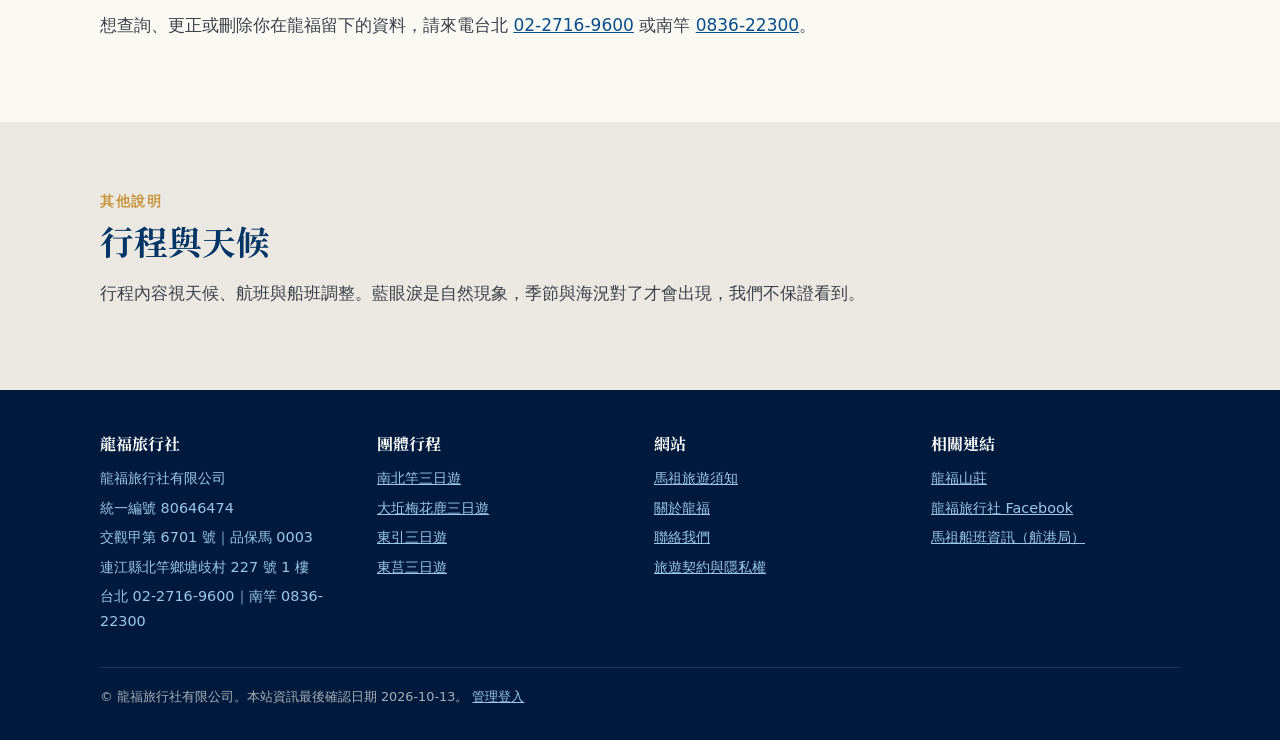
<file: legal/index.html>
<!DOCTYPE html>
<html lang="zh-Hant-TW">
<head>
<meta charset="utf-8">
<meta name="viewport" content="width=device-width, initial-scale=1">
<title>旅遊契約、執照與隱私權｜龍福旅行社</title>
<meta name="description" content="龍福旅行社的旅遊定型化契約、旅行業執照（交觀甲第 6701 號、品保馬 0003）、履約保證保險與隱私權說明。">
<link rel="canonical" href="https://www.matsu-tour.com.tw/legal/">
<meta property="og:title" content="旅遊契約、執照與隱私權｜龍福旅行社">
<meta property="og:description" content="龍福旅行社的旅遊定型化契約、旅行業執照（交觀甲第 6701 號、品保馬 0003）、履約保證保險與隱私權說明。">
<meta property="og:image" content="https://www.matsu-tour.com.tw/img/beach.webp">
<meta property="og:type" content="website">
<link rel="preconnect" href="https://fonts.googleapis.com">
<link href="https://fonts.googleapis.com/css2?family=Noto+Serif+TC:wght@700&display=swap" rel="stylesheet">
<link rel="icon" href="../img/favicon.png" type="image/png">
<link rel="apple-touch-icon" href="../img/apple-touch-icon.png">
<link rel="stylesheet" href="../css/style.css?v=1151013c">
</head>
<body data-page="legal">

<header class="site-header">
  <div class="wrap">
    <a class="brand" href="../"><img src="../img/logo.webp" alt="Matsu Wonderful 龍福旅遊 標誌" width="58" height="57"><span><b>龍福旅行社</b><small>馬祖北竿・民國 93 年成立</small></span></a>
    <button class="nav-toggle" aria-expanded="false" aria-controls="nav" onclick="var n=document.getElementById('nav');n.classList.toggle('open');this.setAttribute('aria-expanded',n.classList.contains('open'))">選單</button>
    <ul class="nav" id="nav">
      <li><a href="../tours/">團體行程</a></li>
      <li><a href="../guide/">旅遊須知</a></li>
      <li><a href="../about/">關於龍福</a></li>
      <li><a href="../contact/">聯絡我們</a></li>
      <li class="cta"><a href="tel:+886227169600">來電 02-2716-9600</a></li>
    </ul>
  </div>
</header>

<main>

<section class="hero hero-sub">
  <img src="../img/beach.webp" alt="北竿芹壁灣海景" fetchpriority="high">
  <div class="wrap">
    <h1 data-edit="e1">旅遊契約、執照與隱私權</h1>
    <p data-edit="e2">簽約依據、登記資料，以及本站怎麼處理你的資料。</p>
  </div>
</section>

<section class="section" id="contract">
  <div class="wrap">
    <span class="eyebrow" data-edit="e3">旅遊契約</span>
    <h2 data-edit="e4">簽約依觀光署公告的定型化契約範本</h2>
    <p data-edit="e5">報名國內團體旅遊，我們依交通部觀光署公告的「國內旅遊定型化契約書範本」與旅客簽約。契約全文可在行政院網站查閱與下載。</p>
    <p><a class="btn btn-ghost" href="https://www.ey.gov.tw/Page/AABD2F12D8A6D561/4d2652e9-992b-419a-ae59-35580932ea08" rel="noopener">國內旅遊定型化契約範本（行政院）</a></p>
  </div>
</section>

<section class="section section-alt" id="license">
  <div class="wrap">
    <span class="eyebrow" data-edit="e6">執照與保險</span>
    <h2 data-edit="e7">旅行業登記資料</h2>
    <dl class="facts">
      <div><dt data-edit="e8">公司名稱</dt><dd data-edit="e9">龍福旅行社有限公司</dd></div>
      <div><dt data-edit="e10">旅行業註冊</dt><dd data-edit="e11">交觀甲第 6701 號（甲種旅行業）</dd></div>
      <div><dt data-edit="e12">品保協會</dt><dd data-edit="e13">品保馬 0003</dd></div>
      <div><dt data-edit="e14">統一編號</dt><dd data-edit="e15">80646474</dd></div>
      <div><dt data-edit="e16">履約保證保險</dt><dd data-edit="e17">新臺幣 1,500 萬元，保險期間 2026/04/19 – 2027/04/19</dd></div>
    </dl>
    <p class="muted" style="margin-top:14px" data-edit="e18">以上資料可至交通部觀光署行政資訊網的旅行業查詢核對。</p>
  </div>
</section>

<section class="section" id="privacy">
  <div class="wrap">
    <span class="eyebrow" data-edit="e19">隱私權</span>
    <h2 data-edit="e20">本站蒐集哪些資料</h2>
    <ul>
      <li data-edit="e21">本站沒有會員註冊，也沒有線上付款。</li>
      <li data-edit="e22">本站沒有安裝廣告追蹤或流量分析程式。</li>
      <li data-edit="e23">線上詢問表單使用 Google 表單，蒐集姓名、電話、出發日、人數等聯絡資料，只用於回覆詢問與報價，不收身分證字號。</li>
      <li data-edit="e24">網站由 GitHub Pages 託管，標題字型由 Google Fonts 提供。瀏覽時這兩家服務會依其隱私權政策取得連線 IP 等技術資料。</li>
      <li data-edit="e25">簽約、出票與投保時需要的個人資料，於報名後另行以紙本或電話取得，依個人資料保護法處理，不用於契約以外的目的。</li>
    </ul>
    <p data-edit="e26">想查詢、更正或刪除你在龍福留下的資料，請來電台北 <a href="tel:+886227169600">02-2716-9600</a> 或南竿 <a href="tel:+88683622300">0836-22300</a>。</p>
  </div>
</section>

<section class="section section-alt">
  <div class="wrap">
    <span class="eyebrow" data-edit="e27">其他說明</span>
    <h2 data-edit="e28">行程與天候</h2>
    <p data-edit="e29">行程內容視天候、航班與船班調整。藍眼淚是自然現象，季節與海況對了才會出現，我們不保證看到。</p>
  </div>
</section>

</main>

<footer class="site-footer">
  <div class="wrap">
    <div class="cols">
      <div>
        <h4>龍福旅行社</h4>
        <ul>
          <li>龍福旅行社有限公司</li>
          <li>統一編號 80646474</li>
          <li>交觀甲第 6701 號｜品保馬 0003</li>
          <li>連江縣北竿鄉塘歧村 227 號 1 樓</li>
          <li>台北 02-2716-9600｜南竿 0836-22300</li>
        </ul>
      </div>
      <div>
        <h4>團體行程</h4>
        <ul>
          <li><a href="../tours/nangan-beigan-3d/">南北竿三日遊</a></li>
          <li><a href="../tours/daqiu-deer-3d/">大坵梅花鹿三日遊</a></li>
          <li><a href="../tours/dongyin-3d/">東引三日遊</a></li>
          <li><a href="../tours/dongju-3d/">東莒三日遊</a></li>
        </ul>
      </div>
      <div>
        <h4>網站</h4>
        <ul>
          <li><a href="../guide/">馬祖旅遊須知</a></li>
          <li><a href="../about/">關於龍福</a></li>
          <li><a href="../contact/">聯絡我們</a></li>
          <li><a href="../legal/">旅遊契約與隱私權</a></li>
        </ul>
      </div>
      <div>
        <h4>相關連結</h4>
        <ul>
          <li><a href="https://hotel.matsu.idv.tw/matsu-play/" rel="noopener">龍福山莊</a></li>
          <li><a href="https://www.facebook.com/profile.php?id=61593600625219" rel="noopener">龍福旅行社 Facebook</a></li>
          <li><a href="https://www.mtha.gov.tw/MTHA/Monthinfo.aspx" rel="noopener">馬祖船班資訊（航港局）</a></li>
        </ul>
      </div>
    </div>
    <div class="legal">© 龍福旅行社有限公司。本站資訊最後確認日期 2026-10-13。</div>
  </div>
</footer>

<script src="../js/cms.js?v=2" defer></script>
</body>
</html>
</file>
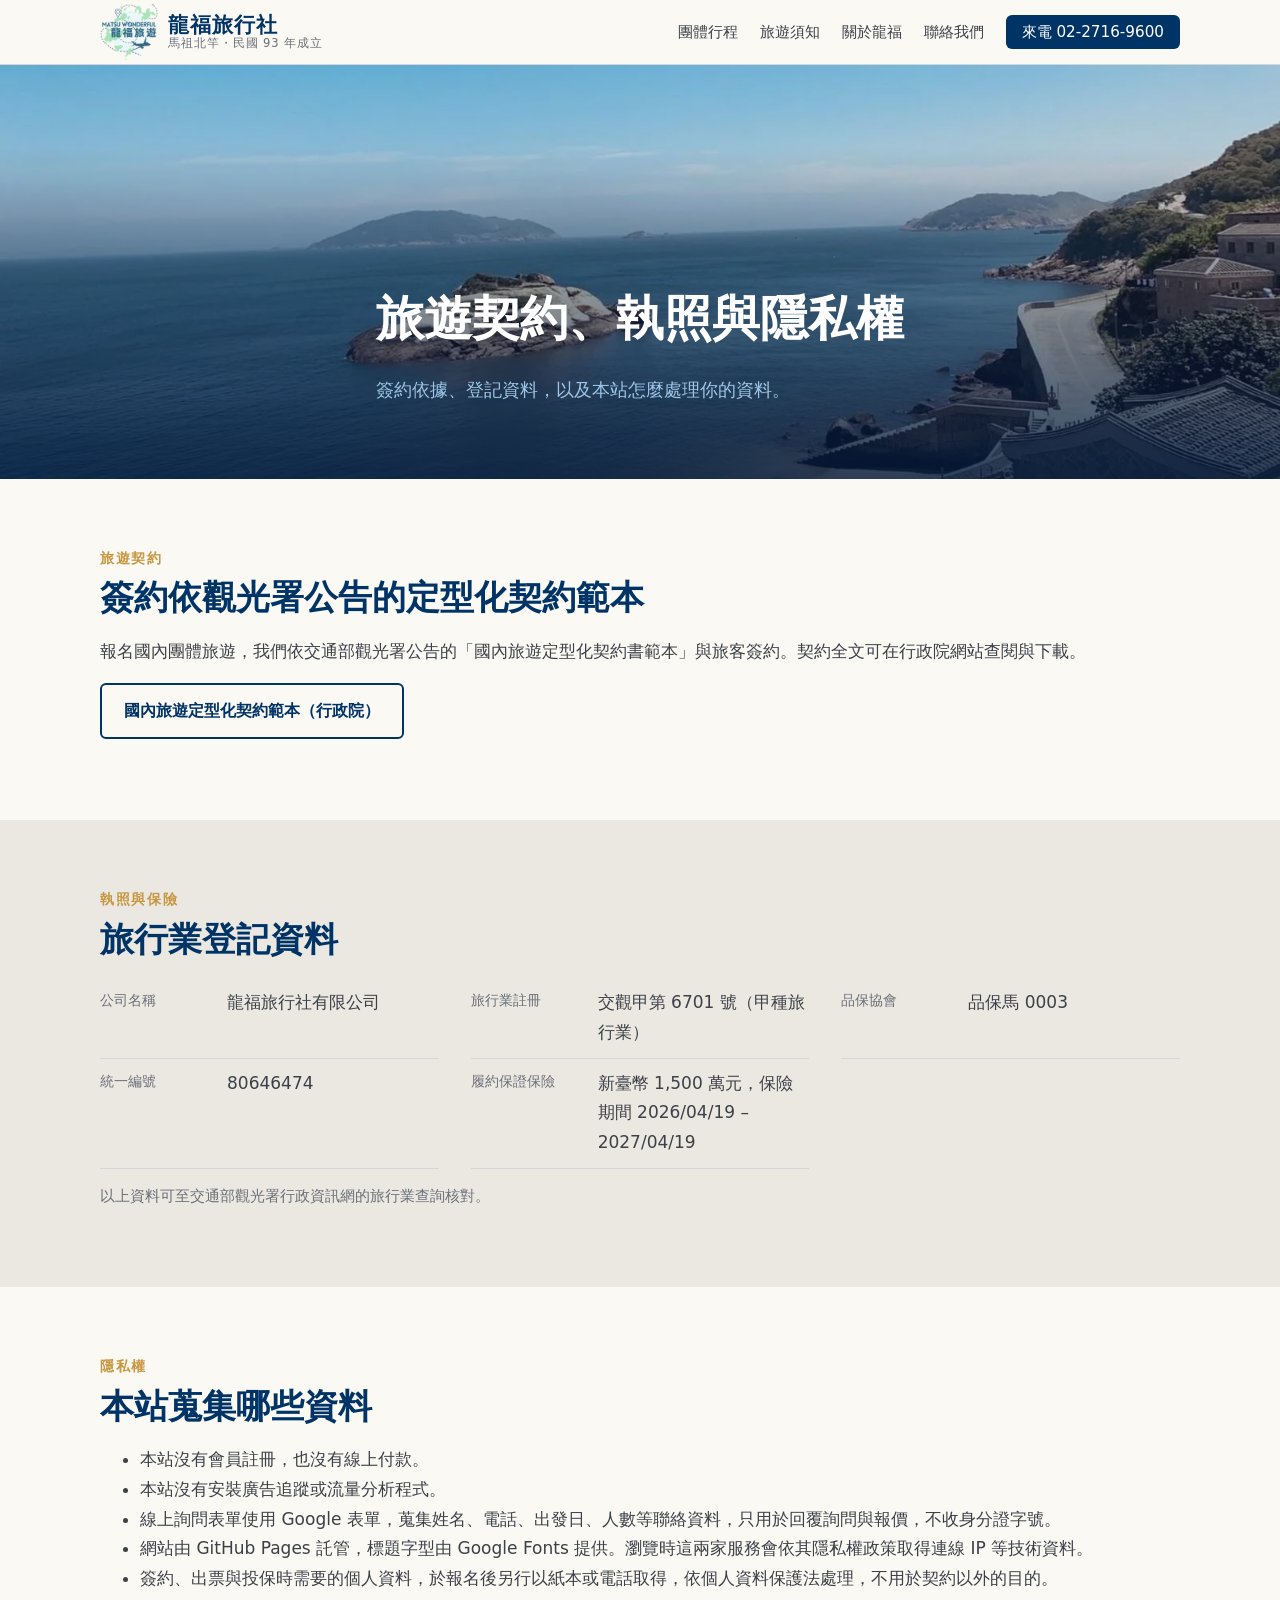
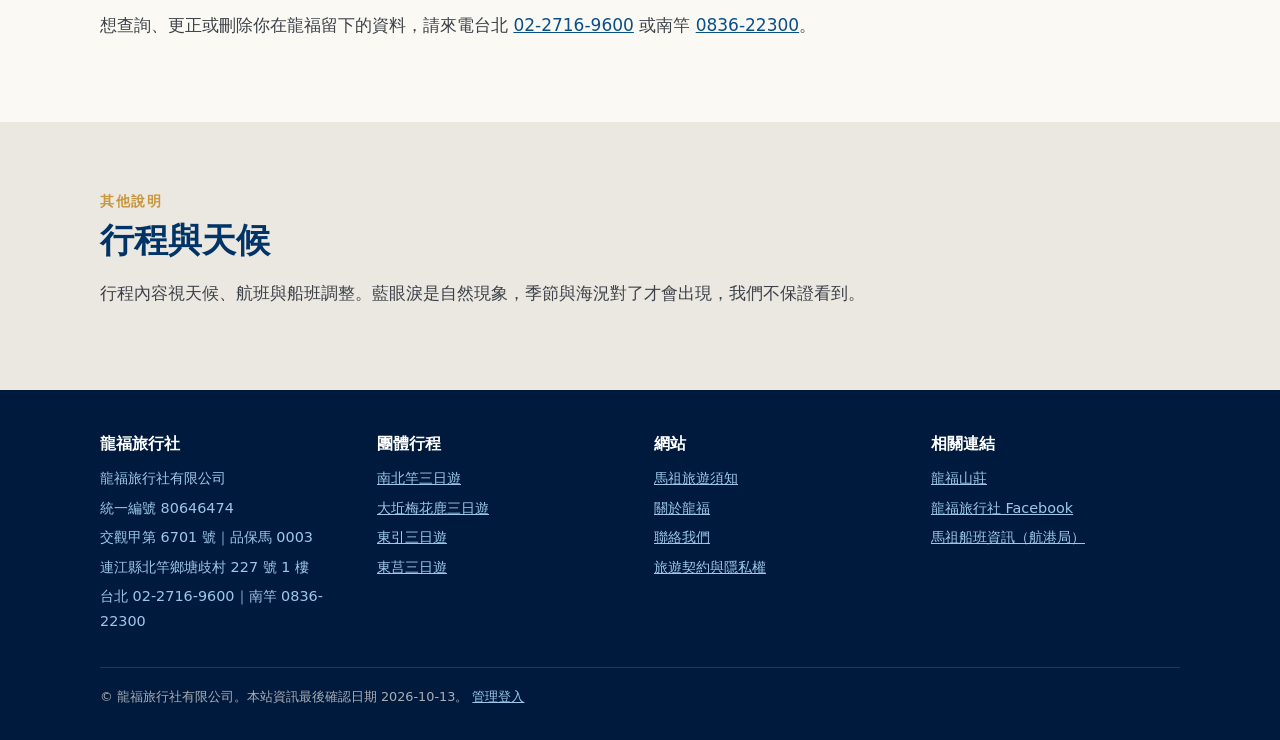
<file: privacy/index.html>
<!DOCTYPE html>
<html lang="zh-Hant-TW"><head><meta charset="utf-8"><title>隱私權政策｜龍福旅行社</title>
<meta name="robots" content="noindex"><link rel="canonical" href="https://www.matsu-tour.com.tw/legal/#privacy">
<meta http-equiv="refresh" content="0; url=../legal/#privacy"></head>
<body><p>隱私權政策已移到 <a href="../legal/#privacy">旅遊契約與隱私權</a>。</p></body></html>
</file>
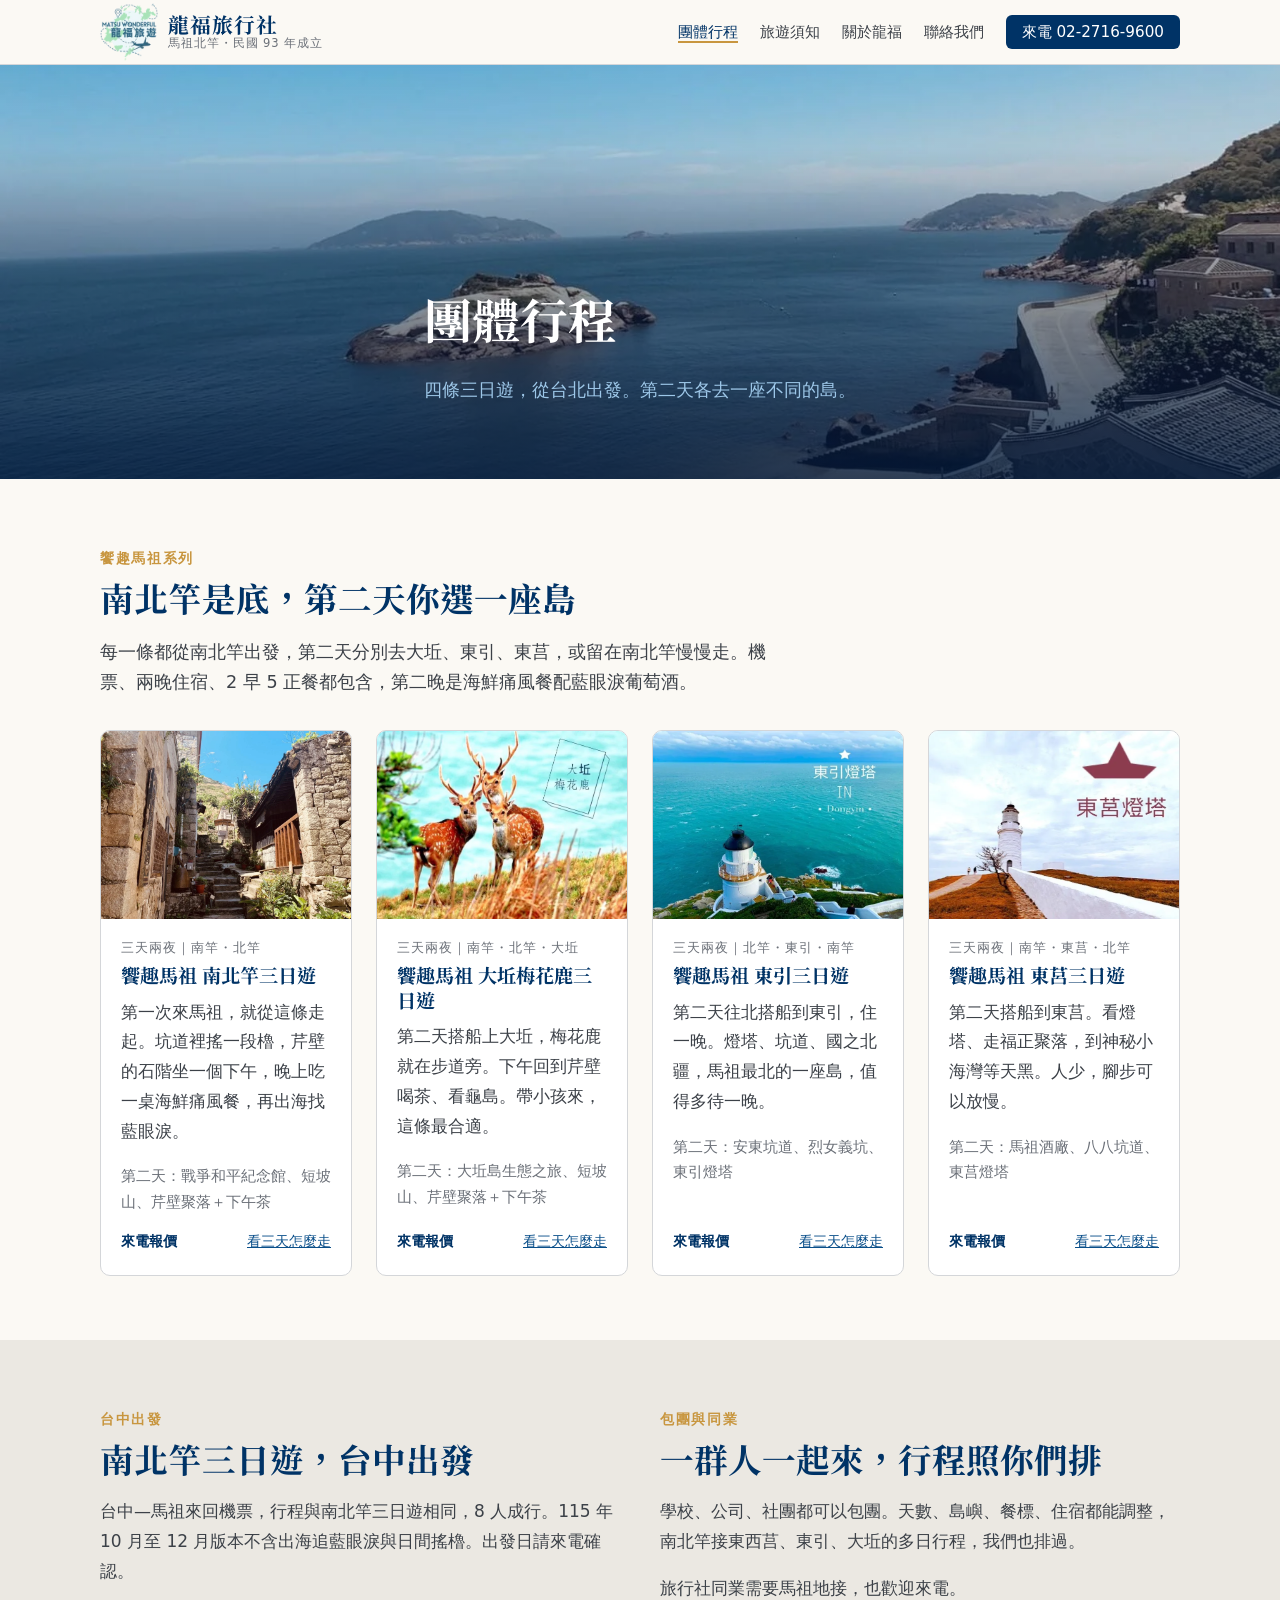
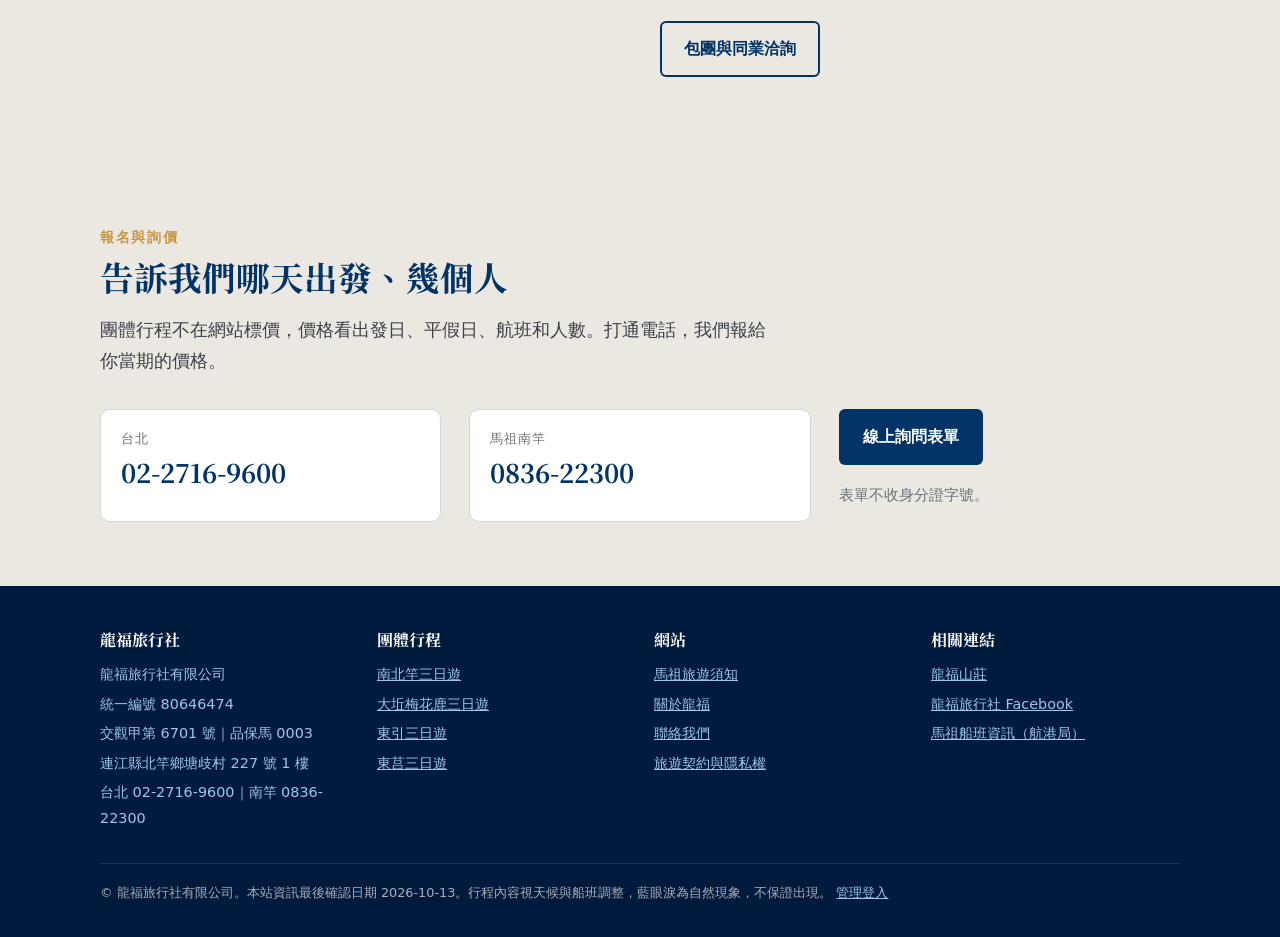
<file: tours/index.html>
<!DOCTYPE html>
<html lang="zh-Hant-TW">
<head>
<meta charset="utf-8">
<meta name="viewport" content="width=device-width, initial-scale=1">
<title>饗趣馬祖 團體行程｜南北竿、大坵、東引、東莒三日遊｜龍福旅行社</title>
<meta name="description" content="龍福旅行社的馬祖團體行程：南北竿、大坵梅花鹿、東引、東莒四條三日遊，台北出發，台中出發另有南北竿版本。含機票、住宿、餐食與島間船票。">
<link rel="canonical" href="https://www.matsu-tour.com.tw/tours/">
<meta property="og:title" content="饗趣馬祖 團體行程｜南北竿、大坵、東引、東莒三日遊｜龍福旅行社">
<meta property="og:description" content="龍福旅行社的馬祖團體行程：南北竿、大坵梅花鹿、東引、東莒四條三日遊，台北出發，台中出發另有南北竿版本。含機票、住宿、餐食與島間船票。">
<meta property="og:image" content="https://www.matsu-tour.com.tw/img/beach.webp">
<meta property="og:type" content="website">
<link rel="preconnect" href="https://fonts.googleapis.com">
<link href="https://fonts.googleapis.com/css2?family=Noto+Serif+TC:wght@700&display=swap" rel="stylesheet">
<link rel="icon" href="../img/favicon.png" type="image/png">
<link rel="apple-touch-icon" href="../img/apple-touch-icon.png">
<link rel="stylesheet" href="../css/style.css?v=1151013c">
</head>
<body data-page="tours">

<header class="site-header">
  <div class="wrap">
    <a class="brand" href="../"><img src="../img/logo.webp" alt="Matsu Wonderful 龍福旅遊 標誌" width="58" height="57"><span><b>龍福旅行社</b><small>馬祖北竿・民國 93 年成立</small></span></a>
    <button class="nav-toggle" aria-expanded="false" aria-controls="nav" onclick="var n=document.getElementById('nav');n.classList.toggle('open');this.setAttribute('aria-expanded',n.classList.contains('open'))">選單</button>
    <ul class="nav" id="nav">
      <li><a href="../tours/" aria-current="page">團體行程</a></li>
      <li><a href="../guide/">旅遊須知</a></li>
      <li><a href="../about/">關於龍福</a></li>
      <li><a href="../contact/">聯絡我們</a></li>
      <li class="cta"><a href="tel:+886227169600">來電 02-2716-9600</a></li>
    </ul>
  </div>
</header>

<main>

<section class="hero hero-sub">
  <img src="../img/beach.webp" alt="北竿芹壁灣海景" fetchpriority="high">
  <div class="wrap">
    <h1 data-edit="e1">團體行程</h1>
    <p data-edit="e2">四條三日遊，從台北出發。第二天各去一座不同的島。</p>
  </div>
</section>

<section class="section">
  <div class="wrap">
    <div class="section-head">
      <span class="eyebrow" data-edit="e3">饗趣馬祖系列</span>
      <h2 data-edit="e4">南北竿是底，第二天你選一座島</h2>
      <p class="lead" data-edit="e5">每一條都從南北竿出發，第二天分別去大坵、東引、東莒，或留在南北竿慢慢走。機票、兩晚住宿、2 早 5 正餐都包含，第二晚是海鮮痛風餐配藍眼淚葡萄酒。</p>
    </div>
    <div class="cards">
      <article class="card">
        <div class="media"><img src="../img/lane.webp" alt="芹壁聚落的石階與石屋巷弄" loading="lazy"></div>
        <div class="body">
          <span class="tag" data-edit="e6">三天兩夜｜南竿・北竿</span>
          <h3 data-edit="e7">饗趣馬祖 南北竿三日遊</h3>
          <p data-edit="e8">第一次來馬祖，就從這條走起。坑道裡搖一段櫓，芹壁的石階坐一個下午，晚上吃一桌海鮮痛風餐，再出海找藍眼淚。</p>
          <p class="muted" data-edit="e9">第二天：戰爭和平紀念館、短坡山、芹壁聚落＋下午茶</p>
          <div class="foot"><span class="price" data-edit="e10">來電報價</span><a href="nangan-beigan-3d/">看三天怎麼走</a></div>
        </div>
      </article>
      <article class="card">
        <div class="media"><img src="../img/spots/deer.webp" alt="大坵島上的梅花鹿" loading="lazy"></div>
        <div class="body">
          <span class="tag" data-edit="e11">三天兩夜｜南竿・北竿・大坵</span>
          <h3 data-edit="e12">饗趣馬祖 大坵梅花鹿三日遊</h3>
          <p data-edit="e13">第二天搭船上大坵，梅花鹿就在步道旁。下午回到芹壁喝茶、看龜島。帶小孩來，這條最合適。</p>
          <p class="muted" data-edit="e14">第二天：大坵島生態之旅、短坡山、芹壁聚落＋下午茶</p>
          <div class="foot"><span class="price" data-edit="e15">來電報價</span><a href="daqiu-deer-3d/">看三天怎麼走</a></div>
        </div>
      </article>
      <article class="card">
        <div class="media"><img src="../img/spots/dongyin_lighthouse.webp" alt="東引燈塔與海" loading="lazy"></div>
        <div class="body">
          <span class="tag" data-edit="e16">三天兩夜｜北竿・東引・南竿</span>
          <h3 data-edit="e17">饗趣馬祖 東引三日遊</h3>
          <p data-edit="e18">第二天往北搭船到東引，住一晚。燈塔、坑道、國之北疆，馬祖最北的一座島，值得多待一晚。</p>
          <p class="muted" data-edit="e19">第二天：安東坑道、烈女義坑、東引燈塔</p>
          <div class="foot"><span class="price" data-edit="e20">來電報價</span><a href="dongyin-3d/">看三天怎麼走</a></div>
        </div>
      </article>
      <article class="card">
        <div class="media"><img src="../img/spots/dongju_lighthouse.webp" alt="東莒燈塔" loading="lazy"></div>
        <div class="body">
          <span class="tag" data-edit="e21">三天兩夜｜南竿・東莒・北竿</span>
          <h3 data-edit="e22">饗趣馬祖 東莒三日遊</h3>
          <p data-edit="e23">第二天搭船到東莒。看燈塔、走福正聚落，到神秘小海灣等天黑。人少，腳步可以放慢。</p>
          <p class="muted" data-edit="e24">第二天：馬祖酒廠、八八坑道、東莒燈塔</p>
          <div class="foot"><span class="price" data-edit="e25">來電報價</span><a href="dongju-3d/">看三天怎麼走</a></div>
        </div>
      </article>
    </div>
  </div>
</section>

<section class="section section-alt">
  <div class="wrap two-col top">
    <div>
      <span class="eyebrow" data-edit="e26">台中出發</span>
      <h2 data-edit="e27">南北竿三日遊，台中出發</h2>
      <p data-edit="e28">台中—馬祖來回機票，行程與南北竿三日遊相同，8 人成行。115 年 10 月至 12 月版本不含出海追藍眼淚與日間搖櫓。出發日請來電確認。</p>
    </div>
    <div>
      <span class="eyebrow" data-edit="e29">包團與同業</span>
      <h2 data-edit="e30">一群人一起來，行程照你們排</h2>
      <p data-edit="e31">學校、公司、社團都可以包團。天數、島嶼、餐標、住宿都能調整，南北竿接東西莒、東引、大坵的多日行程，我們也排過。</p>
      <p data-edit="e32">旅行社同業需要馬祖地接，也歡迎來電。</p>
      <p><a class="btn btn-ghost" href="../contact/">包團與同業洽詢</a></p>
    </div>
  </div>
</section>

<section class="section section-alt" id="contact">
  <div class="wrap">
    <div class="section-head">
      <span class="eyebrow" data-edit="e33">報名與詢價</span>
      <h2 data-edit="e34">告訴我們哪天出發、幾個人</h2>
      <p class="lead" data-edit="e35">團體行程不在網站標價，價格看出發日、平假日、航班和人數。打通電話，我們報給你當期的價格。</p>
    </div>
    <div class="contact">
      <a class="phone" href="tel:+886227169600"><small>台北</small><b>02-2716-9600</b></a>
      <a class="phone" href="tel:+88683622300"><small>馬祖南竿</small><b>0836-22300</b></a>
      <div>
        <p><a class="btn btn-deep" href="../inquiry/">線上詢問表單</a></p>
        <p class="muted" data-edit="e36">表單不收身分證字號。</p>
      </div>
    </div>
  </div>
</section>

</main>

<footer class="site-footer">
  <div class="wrap">
    <div class="cols">
      <div>
        <h4>龍福旅行社</h4>
        <ul>
          <li>龍福旅行社有限公司</li>
          <li>統一編號 80646474</li>
          <li>交觀甲第 6701 號｜品保馬 0003</li>
          <li>連江縣北竿鄉塘歧村 227 號 1 樓</li>
          <li>台北 02-2716-9600｜南竿 0836-22300</li>
        </ul>
      </div>
      <div>
        <h4>團體行程</h4>
        <ul>
          <li><a href="../tours/nangan-beigan-3d/">南北竿三日遊</a></li>
          <li><a href="../tours/daqiu-deer-3d/">大坵梅花鹿三日遊</a></li>
          <li><a href="../tours/dongyin-3d/">東引三日遊</a></li>
          <li><a href="../tours/dongju-3d/">東莒三日遊</a></li>
        </ul>
      </div>
      <div>
        <h4>網站</h4>
        <ul>
          <li><a href="../guide/">馬祖旅遊須知</a></li>
          <li><a href="../about/">關於龍福</a></li>
          <li><a href="../contact/">聯絡我們</a></li>
          <li><a href="../legal/">旅遊契約與隱私權</a></li>
        </ul>
      </div>
      <div>
        <h4>相關連結</h4>
        <ul>
          <li><a href="https://hotel.matsu.idv.tw/matsu-play/" rel="noopener">龍福山莊</a></li>
          <li><a href="https://www.facebook.com/profile.php?id=61593600625219" rel="noopener">龍福旅行社 Facebook</a></li>
          <li><a href="https://www.mtha.gov.tw/MTHA/Monthinfo.aspx" rel="noopener">馬祖船班資訊（航港局）</a></li>
        </ul>
      </div>
    </div>
    <div class="legal">© 龍福旅行社有限公司。本站資訊最後確認日期 2026-10-13。行程內容視天候與船班調整，藍眼淚為自然現象，不保證出現。</div>
  </div>
</footer>

<script src="../js/cms.js?v=2" defer></script>
</body>
</html>
</file>
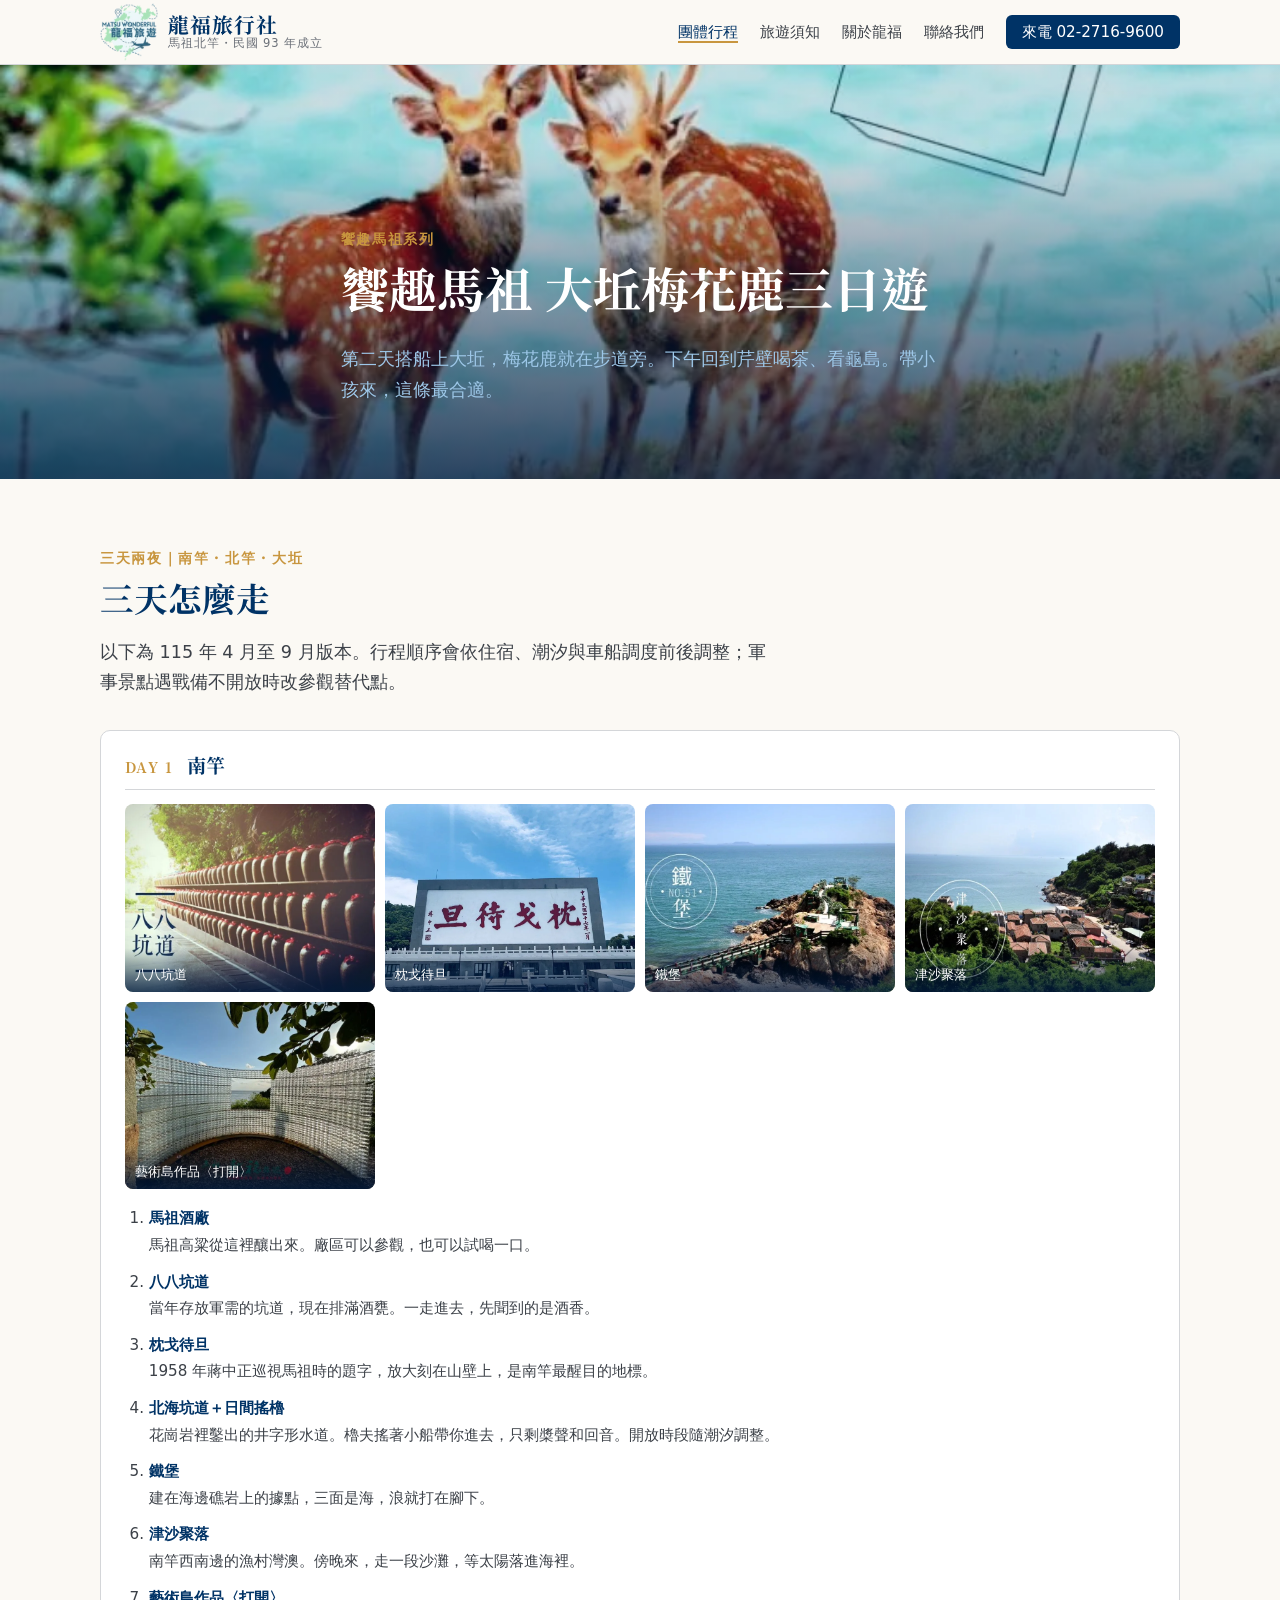
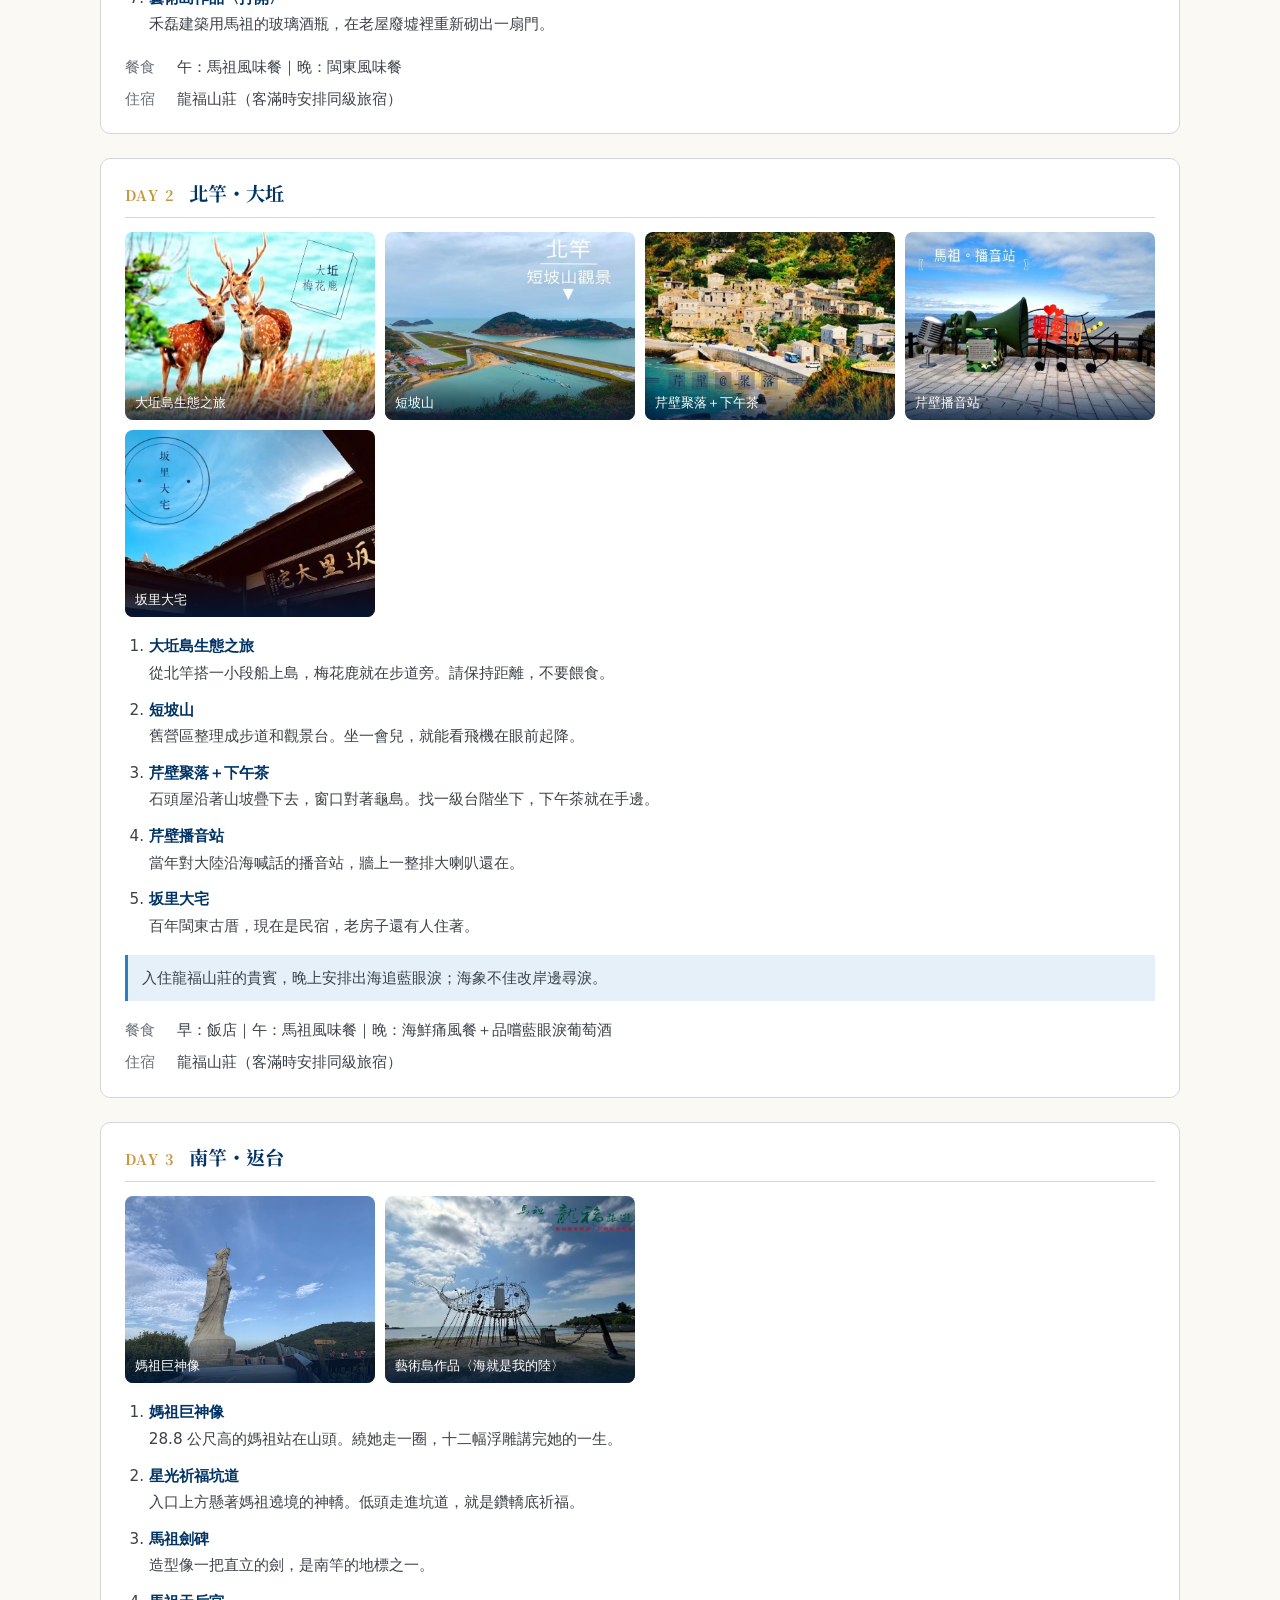
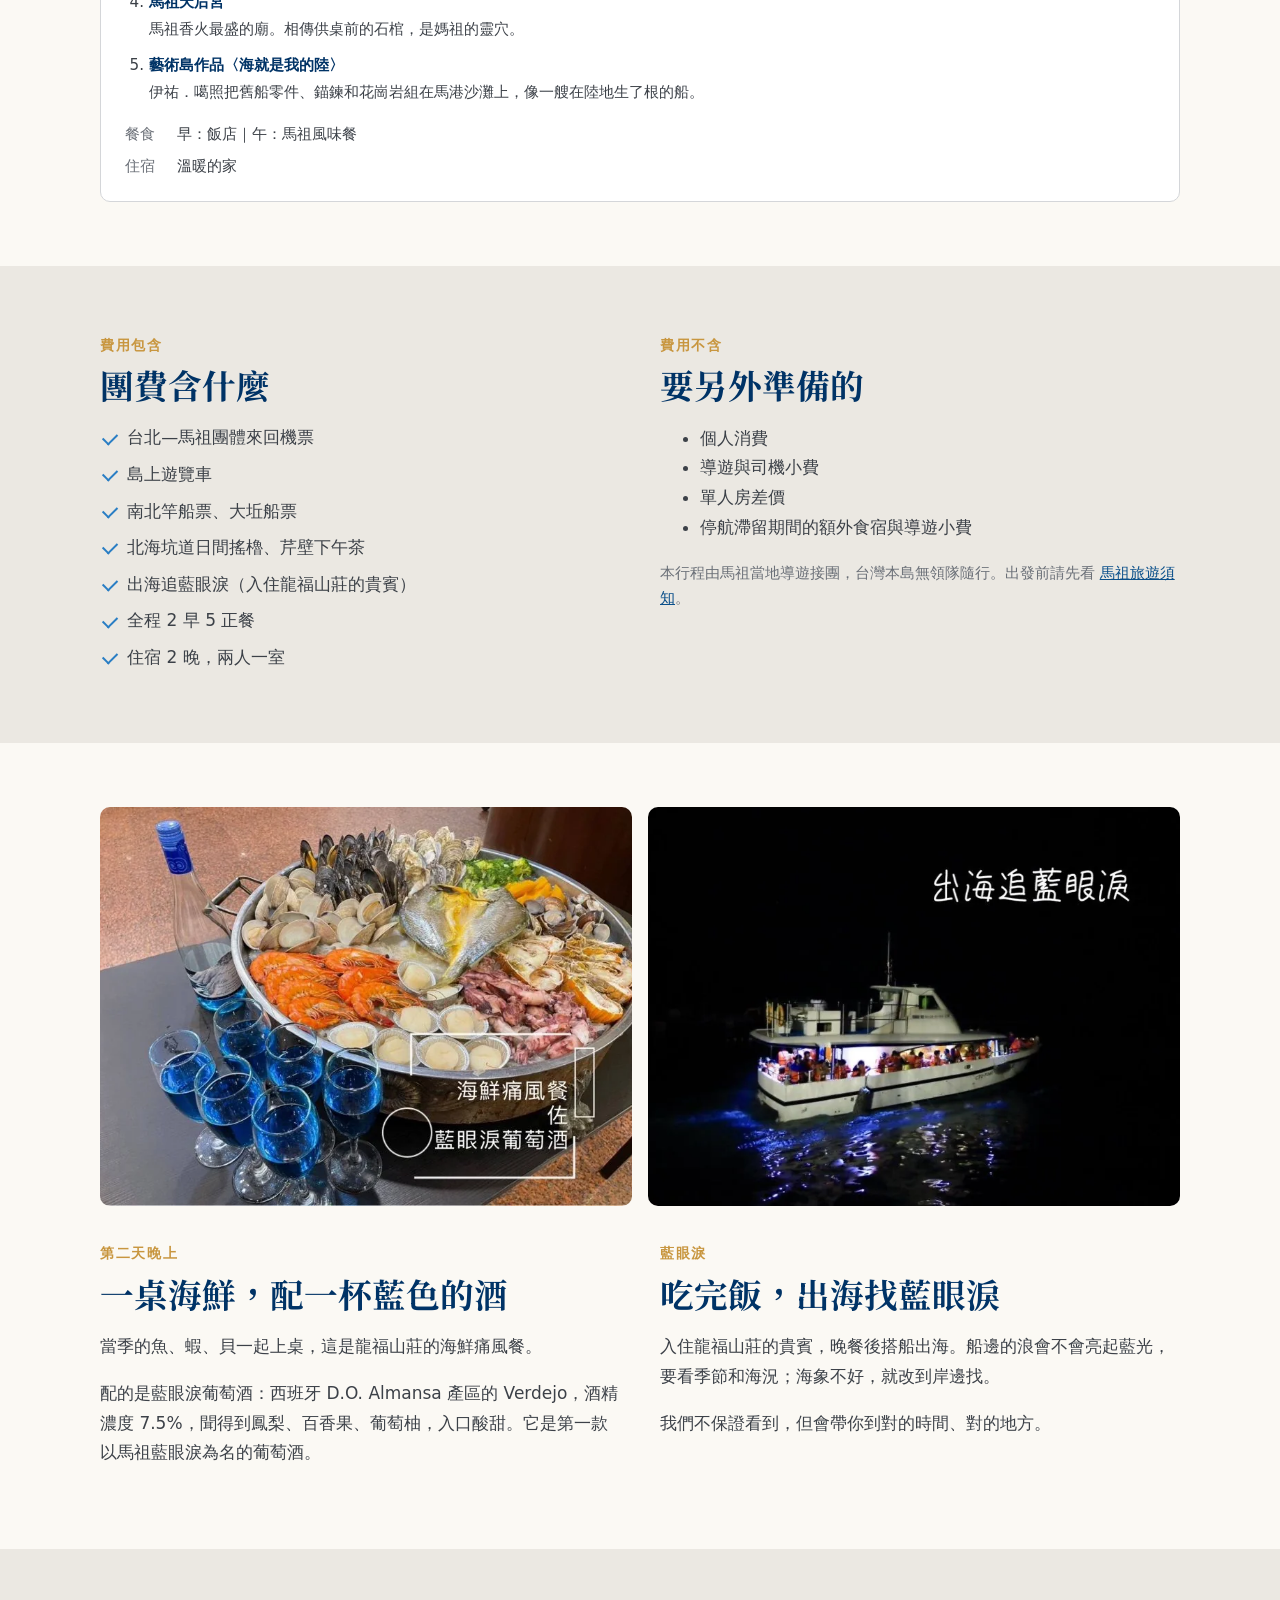
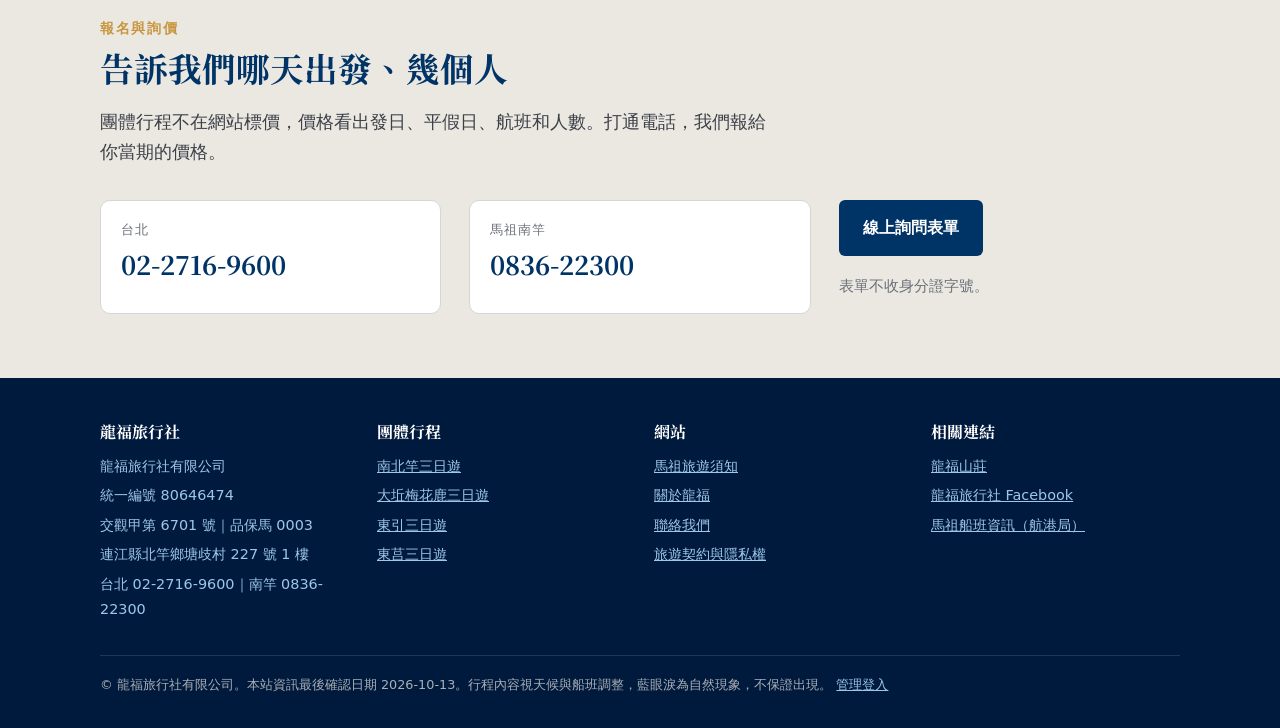
<file: tours/daqiu-deer-3d/index.html>
<!DOCTYPE html>
<html lang="zh-Hant-TW">
<head>
<meta charset="utf-8">
<meta name="viewport" content="width=device-width, initial-scale=1">
<title>饗趣馬祖 大坵梅花鹿三日遊｜龍福旅行社</title>
<meta name="description" content="饗趣馬祖 大坵梅花鹿三日遊：第二天搭船上大坵，梅花鹿就在步道旁。下午回到芹壁喝茶、看龜島。帶小孩來，這條最合適。 台北出發，含機票、住宿、餐食與島間船票，來電報價。">
<link rel="canonical" href="https://www.matsu-tour.com.tw/tours/daqiu-deer-3d/">
<meta property="og:title" content="饗趣馬祖 大坵梅花鹿三日遊｜龍福旅行社">
<meta property="og:description" content="饗趣馬祖 大坵梅花鹿三日遊：第二天搭船上大坵，梅花鹿就在步道旁。下午回到芹壁喝茶、看龜島。帶小孩來，這條最合適。 台北出發，含機票、住宿、餐食與島間船票，來電報價。">
<meta property="og:image" content="https://www.matsu-tour.com.tw/img/spots/deer.webp">
<meta property="og:type" content="website">
<link rel="preconnect" href="https://fonts.googleapis.com">
<link href="https://fonts.googleapis.com/css2?family=Noto+Serif+TC:wght@700&display=swap" rel="stylesheet">
<link rel="icon" href="../../img/favicon.png" type="image/png">
<link rel="apple-touch-icon" href="../../img/apple-touch-icon.png">
<link rel="stylesheet" href="../../css/style.css?v=1151013c">
<script type="application/ld+json">
{
  "@context": "https://schema.org",
  "@type": "TouristTrip",
  "@id": "https://www.matsu-tour.com.tw/tours/daqiu-deer-3d/#trip",
  "name": "饗趣馬祖 大坵梅花鹿三日遊",
  "description": "第二天搭船上大坵，梅花鹿就在步道旁。下午回到芹壁喝茶、看龜島。帶小孩來，這條最合適。",
  "url": "https://www.matsu-tour.com.tw/tours/daqiu-deer-3d/",
  "touristType": "團體旅遊",
  "provider": {
    "@id": "https://www.matsu-tour.com.tw/#org"
  },
  "itinerary": {
    "@type": "ItemList",
    "itemListElement": [
      {
        "@type": "ListItem",
        "position": 1,
        "name": "第 1 天 南竿",
        "description": "馬祖酒廠、八八坑道、枕戈待旦、北海坑道＋日間搖櫓、鐵堡、津沙聚落、藝術島作品〈打開〉"
      },
      {
        "@type": "ListItem",
        "position": 2,
        "name": "第 2 天 北竿・大坵",
        "description": "大坵島生態之旅、短坡山、芹壁聚落＋下午茶、芹壁播音站、坂里大宅"
      },
      {
        "@type": "ListItem",
        "position": 3,
        "name": "第 3 天 南竿・返台",
        "description": "媽祖巨神像、星光祈福坑道、馬祖劍碑、馬祖天后宮、藝術島作品〈海就是我的陸〉"
      }
    ]
  }
}
</script>
</head>
<body data-page="tours/daqiu-deer-3d">

<header class="site-header">
  <div class="wrap">
    <a class="brand" href="../../"><img src="../../img/logo.webp" alt="Matsu Wonderful 龍福旅遊 標誌" width="58" height="57"><span><b>龍福旅行社</b><small>馬祖北竿・民國 93 年成立</small></span></a>
    <button class="nav-toggle" aria-expanded="false" aria-controls="nav" onclick="var n=document.getElementById('nav');n.classList.toggle('open');this.setAttribute('aria-expanded',n.classList.contains('open'))">選單</button>
    <ul class="nav" id="nav">
      <li><a href="../../tours/" aria-current="page">團體行程</a></li>
      <li><a href="../../guide/">旅遊須知</a></li>
      <li><a href="../../about/">關於龍福</a></li>
      <li><a href="../../contact/">聯絡我們</a></li>
      <li class="cta"><a href="tel:+886227169600">來電 02-2716-9600</a></li>
    </ul>
  </div>
</header>

<main>

<section class="hero hero-sub">
  <img src="../../img/spots/deer.webp" alt="大坵島上的梅花鹿" fetchpriority="high">
  <div class="wrap">
    <span class="eyebrow" data-edit="e1">饗趣馬祖系列</span>
    <h1 data-edit="e2">饗趣馬祖 大坵梅花鹿三日遊</h1>
    <p data-edit="e3">第二天搭船上大坵，梅花鹿就在步道旁。下午回到芹壁喝茶、看龜島。帶小孩來，這條最合適。</p>
  </div>
</section>

<section class="section">
  <div class="wrap">
    <div class="section-head">
      <span class="eyebrow" data-edit="e4">三天兩夜｜南竿・北竿・大坵</span>
      <h2 data-edit="e5">三天怎麼走</h2>
      <p class="lead" data-edit="e6">以下為 115 年 4 月至 9 月版本。行程順序會依住宿、潮汐與車船調度前後調整；軍事景點遇戰備不開放時改參觀替代點。</p>
      
    </div>
    <div class="days">
    <article class="day">
      <header><span>DAY 1</span><h3 data-edit="e7">南竿</h3></header>
      <div class="day-photos">
        <figure><img src="../../img/spots/tunnel88.webp" alt="八八坑道" loading="lazy" width="800" height="560"><figcaption>八八坑道</figcaption></figure>
        <figure><img src="../../img/spots/zhenge.webp" alt="枕戈待旦" loading="lazy" width="800" height="560"><figcaption>枕戈待旦</figcaption></figure>
        <figure><img src="../../img/spots/tiebao.webp" alt="鐵堡" loading="lazy" width="800" height="560"><figcaption>鐵堡</figcaption></figure>
        <figure><img src="../../img/spots/jinsha.webp" alt="津沙聚落" loading="lazy" width="800" height="560"><figcaption>津沙聚落</figcaption></figure>
        <figure><img src="../../img/spots/dakai.webp" alt="藝術島作品〈打開〉" loading="lazy" width="800" height="560"><figcaption>藝術島作品〈打開〉</figcaption></figure>
      </div>
      <ol class="route">
          <li data-edit="e8"><b>馬祖酒廠</b>馬祖高粱從這裡釀出來。廠區可以參觀，也可以試喝一口。</li>
          <li data-edit="e9"><b>八八坑道</b>當年存放軍需的坑道，現在排滿酒甕。一走進去，先聞到的是酒香。</li>
          <li data-edit="e10"><b>枕戈待旦</b>1958 年蔣中正巡視馬祖時的題字，放大刻在山壁上，是南竿最醒目的地標。</li>
          <li data-edit="e11"><b>北海坑道＋日間搖櫓</b>花崗岩裡鑿出的井字形水道。櫓夫搖著小船帶你進去，只剩槳聲和回音。開放時段隨潮汐調整。</li>
          <li data-edit="e12"><b>鐵堡</b>建在海邊礁岩上的據點，三面是海，浪就打在腳下。</li>
          <li data-edit="e13"><b>津沙聚落</b>南竿西南邊的漁村灣澳。傍晚來，走一段沙灘，等太陽落進海裡。</li>
          <li data-edit="e14"><b>藝術島作品〈打開〉</b>禾磊建築用馬祖的玻璃酒瓶，在老屋廢墟裡重新砌出一扇門。</li>
      </ol>
      <dl class="day-meta"><div><dt data-edit="e15">餐食</dt><dd data-edit="e16">午：馬祖風味餐｜晚：閩東風味餐</dd></div><div><dt data-edit="e17">住宿</dt><dd data-edit="e18">龍福山莊（客滿時安排同級旅宿）</dd></div></dl>
    </article>
    <article class="day">
      <header><span>DAY 2</span><h3 data-edit="e19">北竿・大坵</h3></header>
      <div class="day-photos">
        <figure><img src="../../img/spots/deer.webp" alt="大坵島生態之旅" loading="lazy" width="800" height="560"><figcaption>大坵島生態之旅</figcaption></figure>
        <figure><img src="../../img/spots/duanposhan.webp" alt="短坡山" loading="lazy" width="800" height="560"><figcaption>短坡山</figcaption></figure>
        <figure><img src="../../img/spots/qinbi.webp" alt="芹壁聚落＋下午茶" loading="lazy" width="800" height="560"><figcaption>芹壁聚落＋下午茶</figcaption></figure>
        <figure><img src="../../img/spots/boyin.webp" alt="芹壁播音站" loading="lazy" width="800" height="560"><figcaption>芹壁播音站</figcaption></figure>
        <figure><img src="../../img/spots/banli.webp" alt="坂里大宅" loading="lazy" width="800" height="560"><figcaption>坂里大宅</figcaption></figure>
      </div>
      <ol class="route">
          <li data-edit="e20"><b>大坵島生態之旅</b>從北竿搭一小段船上島，梅花鹿就在步道旁。請保持距離，不要餵食。</li>
          <li data-edit="e21"><b>短坡山</b>舊營區整理成步道和觀景台。坐一會兒，就能看飛機在眼前起降。</li>
          <li data-edit="e22"><b>芹壁聚落＋下午茶</b>石頭屋沿著山坡疊下去，窗口對著龜島。找一級台階坐下，下午茶就在手邊。</li>
          <li data-edit="e23"><b>芹壁播音站</b>當年對大陸沿海喊話的播音站，牆上一整排大喇叭還在。</li>
          <li data-edit="e24"><b>坂里大宅</b>百年閩東古厝，現在是民宿，老房子還有人住著。</li>
      </ol>
        <p class="day-note" data-edit="e25">入住龍福山莊的貴賓，晚上安排出海追藍眼淚；海象不佳改岸邊尋淚。</p>
      <dl class="day-meta"><div><dt data-edit="e26">餐食</dt><dd data-edit="e27">早：飯店｜午：馬祖風味餐｜晚：海鮮痛風餐＋品嚐藍眼淚葡萄酒</dd></div><div><dt data-edit="e28">住宿</dt><dd data-edit="e29">龍福山莊（客滿時安排同級旅宿）</dd></div></dl>
    </article>
    <article class="day">
      <header><span>DAY 3</span><h3 data-edit="e30">南竿・返台</h3></header>
      <div class="day-photos">
        <figure><img src="../../img/spots/giant_mazu.webp" alt="媽祖巨神像" loading="lazy" width="800" height="560"><figcaption>媽祖巨神像</figcaption></figure>
        <figure><img src="../../img/spots/sea_land.webp" alt="藝術島作品〈海就是我的陸〉" loading="lazy" width="800" height="560"><figcaption>藝術島作品〈海就是我的陸〉</figcaption></figure>
      </div>
      <ol class="route">
          <li data-edit="e31"><b>媽祖巨神像</b>28.8 公尺高的媽祖站在山頭。繞她走一圈，十二幅浮雕講完她的一生。</li>
          <li data-edit="e32"><b>星光祈福坑道</b>入口上方懸著媽祖遶境的神轎。低頭走進坑道，就是鑽轎底祈福。</li>
          <li data-edit="e33"><b>馬祖劍碑</b>造型像一把直立的劍，是南竿的地標之一。</li>
          <li data-edit="e34"><b>馬祖天后宮</b>馬祖香火最盛的廟。相傳供桌前的石棺，是媽祖的靈穴。</li>
          <li data-edit="e35"><b>藝術島作品〈海就是我的陸〉</b>伊祐．噶照把舊船零件、錨鍊和花崗岩組在馬港沙灘上，像一艘在陸地生了根的船。</li>
      </ol>
      <dl class="day-meta"><div><dt data-edit="e36">餐食</dt><dd data-edit="e37">早：飯店｜午：馬祖風味餐</dd></div><div><dt data-edit="e38">住宿</dt><dd data-edit="e39">溫暖的家</dd></div></dl>
    </article>
    </div>
  </div>
</section>

<section class="section section-alt">
  <div class="wrap two-col top">
    <div>
      <span class="eyebrow" data-edit="e40">費用包含</span>
      <h2 data-edit="e41">團費含什麼</h2>
      <ul class="check">
        <li data-edit="e42">台北—馬祖團體來回機票</li>
        <li data-edit="e43">島上遊覽車</li>
        <li data-edit="e44">南北竿船票、大坵船票</li>
        <li data-edit="e45">北海坑道日間搖櫓、芹壁下午茶</li>
        <li data-edit="e46">出海追藍眼淚（入住龍福山莊的貴賓）</li>
        <li data-edit="e47">全程 2 早 5 正餐</li>
        <li data-edit="e48">住宿 2 晚，兩人一室</li>
      </ul>
    </div>
    <div>
      <span class="eyebrow" data-edit="e49">費用不含</span>
      <h2 data-edit="e50">要另外準備的</h2>
      <ul>
        <li data-edit="e51">個人消費</li>
        <li data-edit="e52">導遊與司機小費</li>
        <li data-edit="e53">單人房差價</li>
        <li data-edit="e54">停航滯留期間的額外食宿與導遊小費</li>
      </ul>
      <p class="muted" data-edit="e55">本行程由馬祖當地導遊接團，台灣本島無領隊隨行。出發前請先看 <a href="../../guide/">馬祖旅遊須知</a>。</p>
    </div>
  </div>
</section>

<section class="section">
  <div class="wrap feature-photos">
    <img src="../../img/spots/seafood_wine.webp" alt="海鮮痛風餐配藍眼淚葡萄酒" loading="lazy" width="800" height="560">
    <img src="../../img/spots/boat.webp" alt="夜間出海追藍眼淚的船" loading="lazy" width="800" height="560">
  </div>
  <div class="wrap two-col top">
    <div>
      <span class="eyebrow" data-edit="e56">第二天晚上</span>
      <h2 data-edit="e57">一桌海鮮，配一杯藍色的酒</h2>
      <p data-edit="e58">當季的魚、蝦、貝一起上桌，這是龍福山莊的海鮮痛風餐。</p>
      <p data-edit="e59">配的是藍眼淚葡萄酒：西班牙 D.O. Almansa 產區的 Verdejo，酒精濃度 7.5%，聞得到鳳梨、百香果、葡萄柚，入口酸甜。它是第一款以馬祖藍眼淚為名的葡萄酒。</p>
    </div>
    <div>
      <span class="eyebrow" data-edit="e60">藍眼淚</span>
      <h2 data-edit="e61">吃完飯，出海找藍眼淚</h2>
      <p data-edit="e62">入住龍福山莊的貴賓，晚餐後搭船出海。船邊的浪會不會亮起藍光，要看季節和海況；海象不好，就改到岸邊找。</p>
      <p data-edit="e63">我們不保證看到，但會帶你到對的時間、對的地方。</p>
    </div>
  </div>
</section>

<section class="section section-alt" id="contact">
  <div class="wrap">
    <div class="section-head">
      <span class="eyebrow" data-edit="e64">報名與詢價</span>
      <h2 data-edit="e65">告訴我們哪天出發、幾個人</h2>
      <p class="lead" data-edit="e66">團體行程不在網站標價，價格看出發日、平假日、航班和人數。打通電話，我們報給你當期的價格。</p>
    </div>
    <div class="contact">
      <a class="phone" href="tel:+886227169600"><small>台北</small><b>02-2716-9600</b></a>
      <a class="phone" href="tel:+88683622300"><small>馬祖南竿</small><b>0836-22300</b></a>
      <div>
        <p><a class="btn btn-deep" href="../../inquiry/">線上詢問表單</a></p>
        <p class="muted" data-edit="e67">表單不收身分證字號。</p>
      </div>
    </div>
  </div>
</section>

</main>

<footer class="site-footer">
  <div class="wrap">
    <div class="cols">
      <div>
        <h4>龍福旅行社</h4>
        <ul>
          <li>龍福旅行社有限公司</li>
          <li>統一編號 80646474</li>
          <li>交觀甲第 6701 號｜品保馬 0003</li>
          <li>連江縣北竿鄉塘歧村 227 號 1 樓</li>
          <li>台北 02-2716-9600｜南竿 0836-22300</li>
        </ul>
      </div>
      <div>
        <h4>團體行程</h4>
        <ul>
          <li><a href="../../tours/nangan-beigan-3d/">南北竿三日遊</a></li>
          <li><a href="../../tours/daqiu-deer-3d/">大坵梅花鹿三日遊</a></li>
          <li><a href="../../tours/dongyin-3d/">東引三日遊</a></li>
          <li><a href="../../tours/dongju-3d/">東莒三日遊</a></li>
        </ul>
      </div>
      <div>
        <h4>網站</h4>
        <ul>
          <li><a href="../../guide/">馬祖旅遊須知</a></li>
          <li><a href="../../about/">關於龍福</a></li>
          <li><a href="../../contact/">聯絡我們</a></li>
          <li><a href="../../legal/">旅遊契約與隱私權</a></li>
        </ul>
      </div>
      <div>
        <h4>相關連結</h4>
        <ul>
          <li><a href="https://hotel.matsu.idv.tw/matsu-play/" rel="noopener">龍福山莊</a></li>
          <li><a href="https://www.facebook.com/profile.php?id=61593600625219" rel="noopener">龍福旅行社 Facebook</a></li>
          <li><a href="https://www.mtha.gov.tw/MTHA/Monthinfo.aspx" rel="noopener">馬祖船班資訊（航港局）</a></li>
        </ul>
      </div>
    </div>
    <div class="legal">© 龍福旅行社有限公司。本站資訊最後確認日期 2026-10-13。行程內容視天候與船班調整，藍眼淚為自然現象，不保證出現。</div>
  </div>
</footer>

<script src="../../js/cms.js?v=2" defer></script>
</body>
</html>
</file>
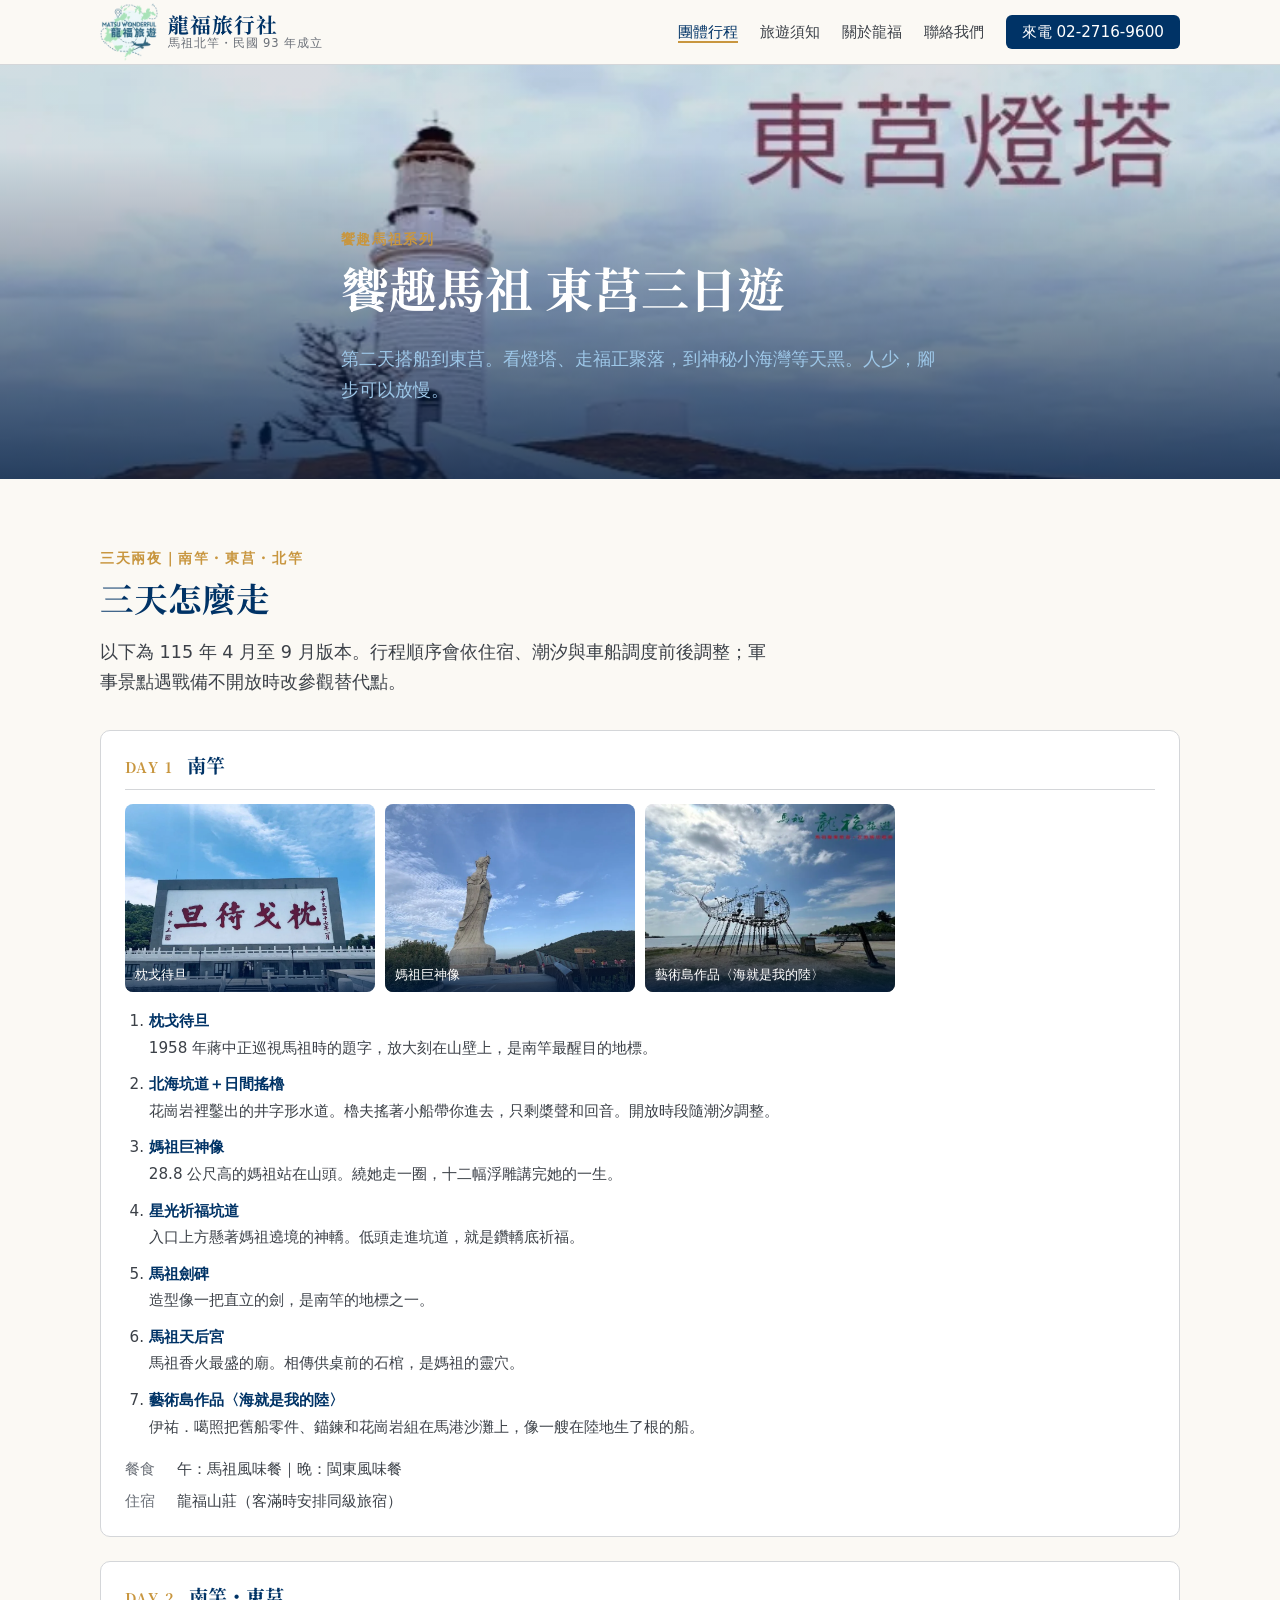
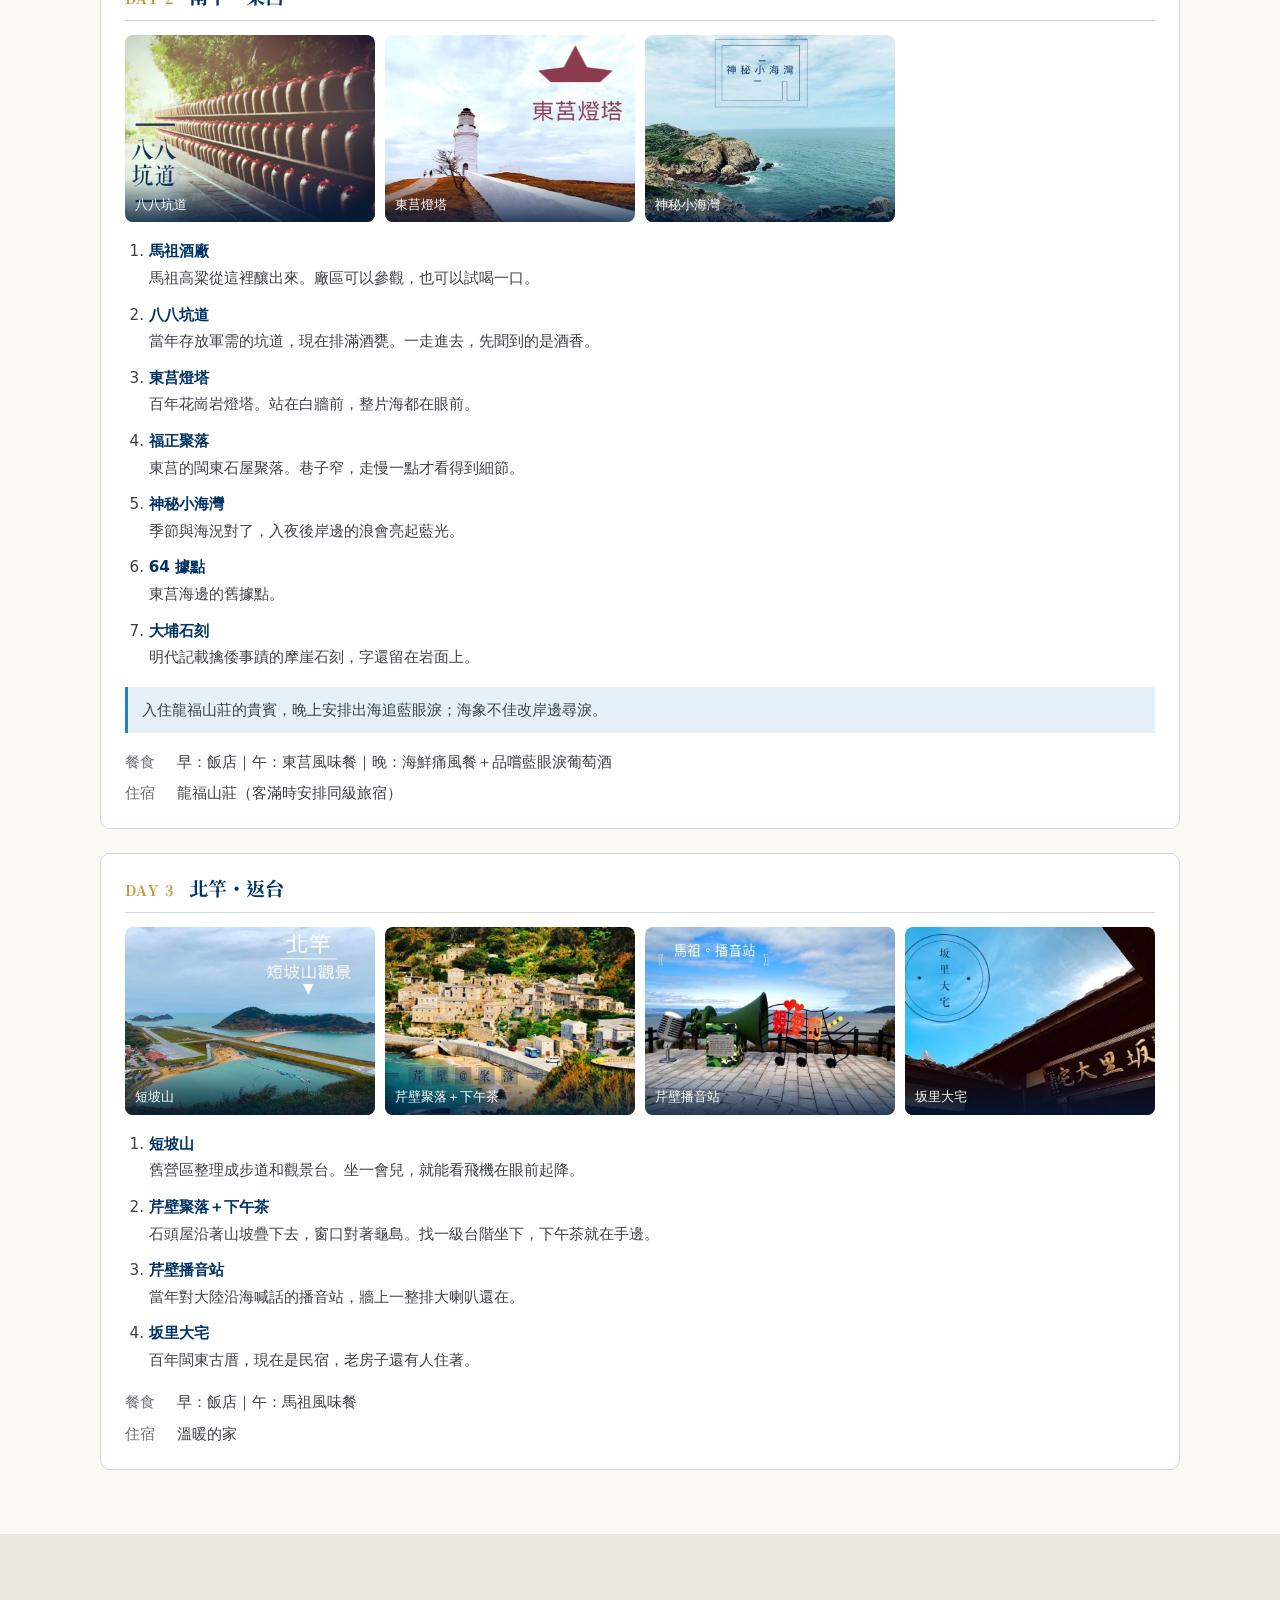
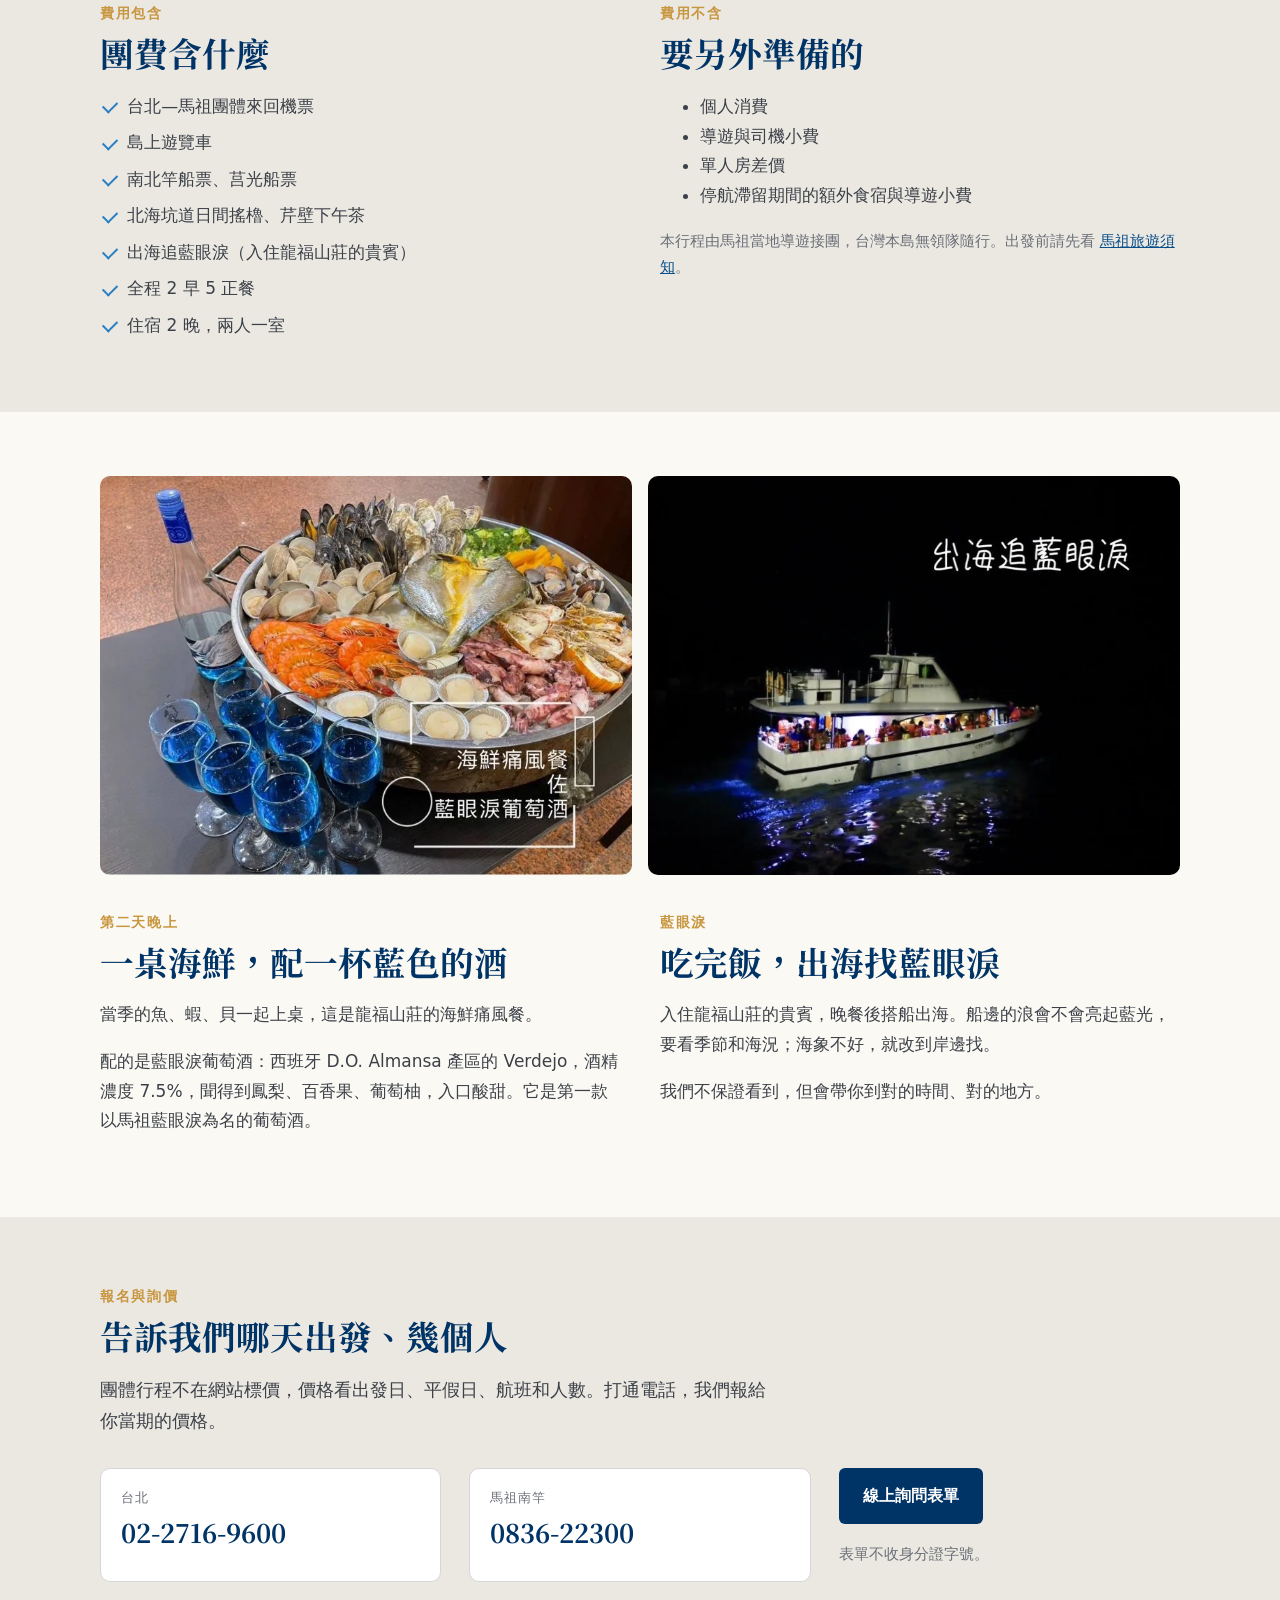
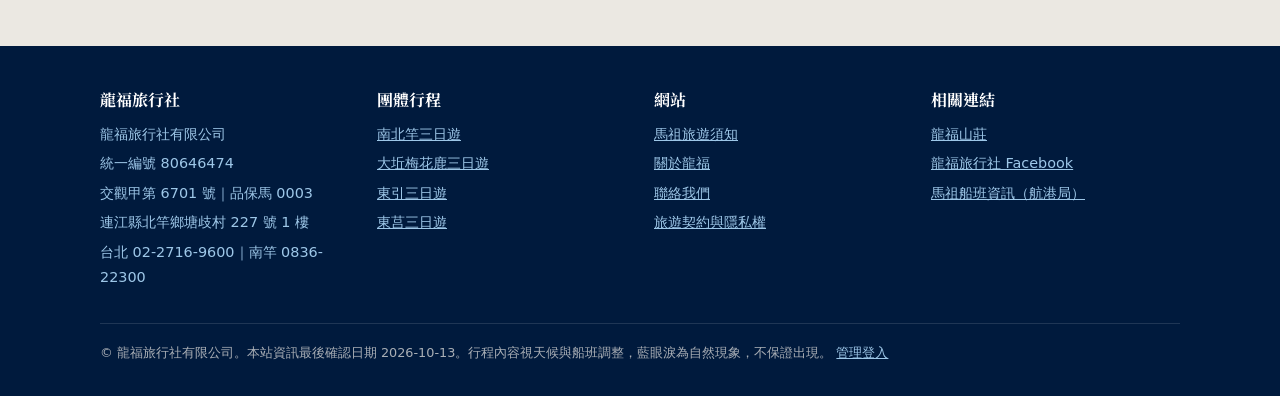
<file: tours/dongju-3d/index.html>
<!DOCTYPE html>
<html lang="zh-Hant-TW">
<head>
<meta charset="utf-8">
<meta name="viewport" content="width=device-width, initial-scale=1">
<title>饗趣馬祖 東莒三日遊｜龍福旅行社</title>
<meta name="description" content="饗趣馬祖 東莒三日遊：第二天搭船到東莒。看燈塔、走福正聚落，到神秘小海灣等天黑。人少，腳步可以放慢。 台北出發，含機票、住宿、餐食與島間船票，來電報價。">
<link rel="canonical" href="https://www.matsu-tour.com.tw/tours/dongju-3d/">
<meta property="og:title" content="饗趣馬祖 東莒三日遊｜龍福旅行社">
<meta property="og:description" content="饗趣馬祖 東莒三日遊：第二天搭船到東莒。看燈塔、走福正聚落，到神秘小海灣等天黑。人少，腳步可以放慢。 台北出發，含機票、住宿、餐食與島間船票，來電報價。">
<meta property="og:image" content="https://www.matsu-tour.com.tw/img/spots/dongju_lighthouse.webp">
<meta property="og:type" content="website">
<link rel="preconnect" href="https://fonts.googleapis.com">
<link href="https://fonts.googleapis.com/css2?family=Noto+Serif+TC:wght@700&display=swap" rel="stylesheet">
<link rel="icon" href="../../img/favicon.png" type="image/png">
<link rel="apple-touch-icon" href="../../img/apple-touch-icon.png">
<link rel="stylesheet" href="../../css/style.css?v=1151013c">
<script type="application/ld+json">
{
  "@context": "https://schema.org",
  "@type": "TouristTrip",
  "@id": "https://www.matsu-tour.com.tw/tours/dongju-3d/#trip",
  "name": "饗趣馬祖 東莒三日遊",
  "description": "第二天搭船到東莒。看燈塔、走福正聚落，到神秘小海灣等天黑。人少，腳步可以放慢。",
  "url": "https://www.matsu-tour.com.tw/tours/dongju-3d/",
  "touristType": "團體旅遊",
  "provider": {
    "@id": "https://www.matsu-tour.com.tw/#org"
  },
  "itinerary": {
    "@type": "ItemList",
    "itemListElement": [
      {
        "@type": "ListItem",
        "position": 1,
        "name": "第 1 天 南竿",
        "description": "枕戈待旦、北海坑道＋日間搖櫓、媽祖巨神像、星光祈福坑道、馬祖劍碑、馬祖天后宮、藝術島作品〈海就是我的陸〉"
      },
      {
        "@type": "ListItem",
        "position": 2,
        "name": "第 2 天 南竿・東莒",
        "description": "馬祖酒廠、八八坑道、東莒燈塔、福正聚落、神秘小海灣、64 據點、大埔石刻"
      },
      {
        "@type": "ListItem",
        "position": 3,
        "name": "第 3 天 北竿・返台",
        "description": "短坡山、芹壁聚落＋下午茶、芹壁播音站、坂里大宅"
      }
    ]
  }
}
</script>
</head>
<body data-page="tours/dongju-3d">

<header class="site-header">
  <div class="wrap">
    <a class="brand" href="../../"><img src="../../img/logo.webp" alt="Matsu Wonderful 龍福旅遊 標誌" width="58" height="57"><span><b>龍福旅行社</b><small>馬祖北竿・民國 93 年成立</small></span></a>
    <button class="nav-toggle" aria-expanded="false" aria-controls="nav" onclick="var n=document.getElementById('nav');n.classList.toggle('open');this.setAttribute('aria-expanded',n.classList.contains('open'))">選單</button>
    <ul class="nav" id="nav">
      <li><a href="../../tours/" aria-current="page">團體行程</a></li>
      <li><a href="../../guide/">旅遊須知</a></li>
      <li><a href="../../about/">關於龍福</a></li>
      <li><a href="../../contact/">聯絡我們</a></li>
      <li class="cta"><a href="tel:+886227169600">來電 02-2716-9600</a></li>
    </ul>
  </div>
</header>

<main>

<section class="hero hero-sub">
  <img src="../../img/spots/dongju_lighthouse.webp" alt="東莒燈塔" fetchpriority="high">
  <div class="wrap">
    <span class="eyebrow" data-edit="e1">饗趣馬祖系列</span>
    <h1 data-edit="e2">饗趣馬祖 東莒三日遊</h1>
    <p data-edit="e3">第二天搭船到東莒。看燈塔、走福正聚落，到神秘小海灣等天黑。人少，腳步可以放慢。</p>
  </div>
</section>

<section class="section">
  <div class="wrap">
    <div class="section-head">
      <span class="eyebrow" data-edit="e4">三天兩夜｜南竿・東莒・北竿</span>
      <h2 data-edit="e5">三天怎麼走</h2>
      <p class="lead" data-edit="e6">以下為 115 年 4 月至 9 月版本。行程順序會依住宿、潮汐與車船調度前後調整；軍事景點遇戰備不開放時改參觀替代點。</p>
      
    </div>
    <div class="days">
    <article class="day">
      <header><span>DAY 1</span><h3 data-edit="e7">南竿</h3></header>
      <div class="day-photos">
        <figure><img src="../../img/spots/zhenge.webp" alt="枕戈待旦" loading="lazy" width="800" height="560"><figcaption>枕戈待旦</figcaption></figure>
        <figure><img src="../../img/spots/giant_mazu.webp" alt="媽祖巨神像" loading="lazy" width="800" height="560"><figcaption>媽祖巨神像</figcaption></figure>
        <figure><img src="../../img/spots/sea_land.webp" alt="藝術島作品〈海就是我的陸〉" loading="lazy" width="800" height="560"><figcaption>藝術島作品〈海就是我的陸〉</figcaption></figure>
      </div>
      <ol class="route">
          <li data-edit="e8"><b>枕戈待旦</b>1958 年蔣中正巡視馬祖時的題字，放大刻在山壁上，是南竿最醒目的地標。</li>
          <li data-edit="e9"><b>北海坑道＋日間搖櫓</b>花崗岩裡鑿出的井字形水道。櫓夫搖著小船帶你進去，只剩槳聲和回音。開放時段隨潮汐調整。</li>
          <li data-edit="e10"><b>媽祖巨神像</b>28.8 公尺高的媽祖站在山頭。繞她走一圈，十二幅浮雕講完她的一生。</li>
          <li data-edit="e11"><b>星光祈福坑道</b>入口上方懸著媽祖遶境的神轎。低頭走進坑道，就是鑽轎底祈福。</li>
          <li data-edit="e12"><b>馬祖劍碑</b>造型像一把直立的劍，是南竿的地標之一。</li>
          <li data-edit="e13"><b>馬祖天后宮</b>馬祖香火最盛的廟。相傳供桌前的石棺，是媽祖的靈穴。</li>
          <li data-edit="e14"><b>藝術島作品〈海就是我的陸〉</b>伊祐．噶照把舊船零件、錨鍊和花崗岩組在馬港沙灘上，像一艘在陸地生了根的船。</li>
      </ol>
      <dl class="day-meta"><div><dt data-edit="e15">餐食</dt><dd data-edit="e16">午：馬祖風味餐｜晚：閩東風味餐</dd></div><div><dt data-edit="e17">住宿</dt><dd data-edit="e18">龍福山莊（客滿時安排同級旅宿）</dd></div></dl>
    </article>
    <article class="day">
      <header><span>DAY 2</span><h3 data-edit="e19">南竿・東莒</h3></header>
      <div class="day-photos">
        <figure><img src="../../img/spots/tunnel88.webp" alt="八八坑道" loading="lazy" width="800" height="560"><figcaption>八八坑道</figcaption></figure>
        <figure><img src="../../img/spots/dongju_lighthouse.webp" alt="東莒燈塔" loading="lazy" width="800" height="560"><figcaption>東莒燈塔</figcaption></figure>
        <figure><img src="../../img/spots/mystery_bay.webp" alt="神秘小海灣" loading="lazy" width="800" height="560"><figcaption>神秘小海灣</figcaption></figure>
      </div>
      <ol class="route">
          <li data-edit="e20"><b>馬祖酒廠</b>馬祖高粱從這裡釀出來。廠區可以參觀，也可以試喝一口。</li>
          <li data-edit="e21"><b>八八坑道</b>當年存放軍需的坑道，現在排滿酒甕。一走進去，先聞到的是酒香。</li>
          <li data-edit="e22"><b>東莒燈塔</b>百年花崗岩燈塔。站在白牆前，整片海都在眼前。</li>
          <li data-edit="e23"><b>福正聚落</b>東莒的閩東石屋聚落。巷子窄，走慢一點才看得到細節。</li>
          <li data-edit="e24"><b>神秘小海灣</b>季節與海況對了，入夜後岸邊的浪會亮起藍光。</li>
          <li data-edit="e25"><b>64 據點</b>東莒海邊的舊據點。</li>
          <li data-edit="e26"><b>大埔石刻</b>明代記載擒倭事蹟的摩崖石刻，字還留在岩面上。</li>
      </ol>
        <p class="day-note" data-edit="e27">入住龍福山莊的貴賓，晚上安排出海追藍眼淚；海象不佳改岸邊尋淚。</p>
      <dl class="day-meta"><div><dt data-edit="e28">餐食</dt><dd data-edit="e29">早：飯店｜午：東莒風味餐｜晚：海鮮痛風餐＋品嚐藍眼淚葡萄酒</dd></div><div><dt data-edit="e30">住宿</dt><dd data-edit="e31">龍福山莊（客滿時安排同級旅宿）</dd></div></dl>
    </article>
    <article class="day">
      <header><span>DAY 3</span><h3 data-edit="e32">北竿・返台</h3></header>
      <div class="day-photos">
        <figure><img src="../../img/spots/duanposhan.webp" alt="短坡山" loading="lazy" width="800" height="560"><figcaption>短坡山</figcaption></figure>
        <figure><img src="../../img/spots/qinbi.webp" alt="芹壁聚落＋下午茶" loading="lazy" width="800" height="560"><figcaption>芹壁聚落＋下午茶</figcaption></figure>
        <figure><img src="../../img/spots/boyin.webp" alt="芹壁播音站" loading="lazy" width="800" height="560"><figcaption>芹壁播音站</figcaption></figure>
        <figure><img src="../../img/spots/banli.webp" alt="坂里大宅" loading="lazy" width="800" height="560"><figcaption>坂里大宅</figcaption></figure>
      </div>
      <ol class="route">
          <li data-edit="e33"><b>短坡山</b>舊營區整理成步道和觀景台。坐一會兒，就能看飛機在眼前起降。</li>
          <li data-edit="e34"><b>芹壁聚落＋下午茶</b>石頭屋沿著山坡疊下去，窗口對著龜島。找一級台階坐下，下午茶就在手邊。</li>
          <li data-edit="e35"><b>芹壁播音站</b>當年對大陸沿海喊話的播音站，牆上一整排大喇叭還在。</li>
          <li data-edit="e36"><b>坂里大宅</b>百年閩東古厝，現在是民宿，老房子還有人住著。</li>
      </ol>
      <dl class="day-meta"><div><dt data-edit="e37">餐食</dt><dd data-edit="e38">早：飯店｜午：馬祖風味餐</dd></div><div><dt data-edit="e39">住宿</dt><dd data-edit="e40">溫暖的家</dd></div></dl>
    </article>
    </div>
  </div>
</section>

<section class="section section-alt">
  <div class="wrap two-col top">
    <div>
      <span class="eyebrow" data-edit="e41">費用包含</span>
      <h2 data-edit="e42">團費含什麼</h2>
      <ul class="check">
        <li data-edit="e43">台北—馬祖團體來回機票</li>
        <li data-edit="e44">島上遊覽車</li>
        <li data-edit="e45">南北竿船票、莒光船票</li>
        <li data-edit="e46">北海坑道日間搖櫓、芹壁下午茶</li>
        <li data-edit="e47">出海追藍眼淚（入住龍福山莊的貴賓）</li>
        <li data-edit="e48">全程 2 早 5 正餐</li>
        <li data-edit="e49">住宿 2 晚，兩人一室</li>
      </ul>
    </div>
    <div>
      <span class="eyebrow" data-edit="e50">費用不含</span>
      <h2 data-edit="e51">要另外準備的</h2>
      <ul>
        <li data-edit="e52">個人消費</li>
        <li data-edit="e53">導遊與司機小費</li>
        <li data-edit="e54">單人房差價</li>
        <li data-edit="e55">停航滯留期間的額外食宿與導遊小費</li>
      </ul>
      <p class="muted" data-edit="e56">本行程由馬祖當地導遊接團，台灣本島無領隊隨行。出發前請先看 <a href="../../guide/">馬祖旅遊須知</a>。</p>
    </div>
  </div>
</section>

<section class="section">
  <div class="wrap feature-photos">
    <img src="../../img/spots/seafood_wine.webp" alt="海鮮痛風餐配藍眼淚葡萄酒" loading="lazy" width="800" height="560">
    <img src="../../img/spots/boat.webp" alt="夜間出海追藍眼淚的船" loading="lazy" width="800" height="560">
  </div>
  <div class="wrap two-col top">
    <div>
      <span class="eyebrow" data-edit="e57">第二天晚上</span>
      <h2 data-edit="e58">一桌海鮮，配一杯藍色的酒</h2>
      <p data-edit="e59">當季的魚、蝦、貝一起上桌，這是龍福山莊的海鮮痛風餐。</p>
      <p data-edit="e60">配的是藍眼淚葡萄酒：西班牙 D.O. Almansa 產區的 Verdejo，酒精濃度 7.5%，聞得到鳳梨、百香果、葡萄柚，入口酸甜。它是第一款以馬祖藍眼淚為名的葡萄酒。</p>
    </div>
    <div>
      <span class="eyebrow" data-edit="e61">藍眼淚</span>
      <h2 data-edit="e62">吃完飯，出海找藍眼淚</h2>
      <p data-edit="e63">入住龍福山莊的貴賓，晚餐後搭船出海。船邊的浪會不會亮起藍光，要看季節和海況；海象不好，就改到岸邊找。</p>
      <p data-edit="e64">我們不保證看到，但會帶你到對的時間、對的地方。</p>
    </div>
  </div>
</section>

<section class="section section-alt" id="contact">
  <div class="wrap">
    <div class="section-head">
      <span class="eyebrow" data-edit="e65">報名與詢價</span>
      <h2 data-edit="e66">告訴我們哪天出發、幾個人</h2>
      <p class="lead" data-edit="e67">團體行程不在網站標價，價格看出發日、平假日、航班和人數。打通電話，我們報給你當期的價格。</p>
    </div>
    <div class="contact">
      <a class="phone" href="tel:+886227169600"><small>台北</small><b>02-2716-9600</b></a>
      <a class="phone" href="tel:+88683622300"><small>馬祖南竿</small><b>0836-22300</b></a>
      <div>
        <p><a class="btn btn-deep" href="../../inquiry/">線上詢問表單</a></p>
        <p class="muted" data-edit="e68">表單不收身分證字號。</p>
      </div>
    </div>
  </div>
</section>

</main>

<footer class="site-footer">
  <div class="wrap">
    <div class="cols">
      <div>
        <h4>龍福旅行社</h4>
        <ul>
          <li>龍福旅行社有限公司</li>
          <li>統一編號 80646474</li>
          <li>交觀甲第 6701 號｜品保馬 0003</li>
          <li>連江縣北竿鄉塘歧村 227 號 1 樓</li>
          <li>台北 02-2716-9600｜南竿 0836-22300</li>
        </ul>
      </div>
      <div>
        <h4>團體行程</h4>
        <ul>
          <li><a href="../../tours/nangan-beigan-3d/">南北竿三日遊</a></li>
          <li><a href="../../tours/daqiu-deer-3d/">大坵梅花鹿三日遊</a></li>
          <li><a href="../../tours/dongyin-3d/">東引三日遊</a></li>
          <li><a href="../../tours/dongju-3d/">東莒三日遊</a></li>
        </ul>
      </div>
      <div>
        <h4>網站</h4>
        <ul>
          <li><a href="../../guide/">馬祖旅遊須知</a></li>
          <li><a href="../../about/">關於龍福</a></li>
          <li><a href="../../contact/">聯絡我們</a></li>
          <li><a href="../../legal/">旅遊契約與隱私權</a></li>
        </ul>
      </div>
      <div>
        <h4>相關連結</h4>
        <ul>
          <li><a href="https://hotel.matsu.idv.tw/matsu-play/" rel="noopener">龍福山莊</a></li>
          <li><a href="https://www.facebook.com/profile.php?id=61593600625219" rel="noopener">龍福旅行社 Facebook</a></li>
          <li><a href="https://www.mtha.gov.tw/MTHA/Monthinfo.aspx" rel="noopener">馬祖船班資訊（航港局）</a></li>
        </ul>
      </div>
    </div>
    <div class="legal">© 龍福旅行社有限公司。本站資訊最後確認日期 2026-10-13。行程內容視天候與船班調整，藍眼淚為自然現象，不保證出現。</div>
  </div>
</footer>

<script src="../../js/cms.js?v=2" defer></script>
</body>
</html>
</file>
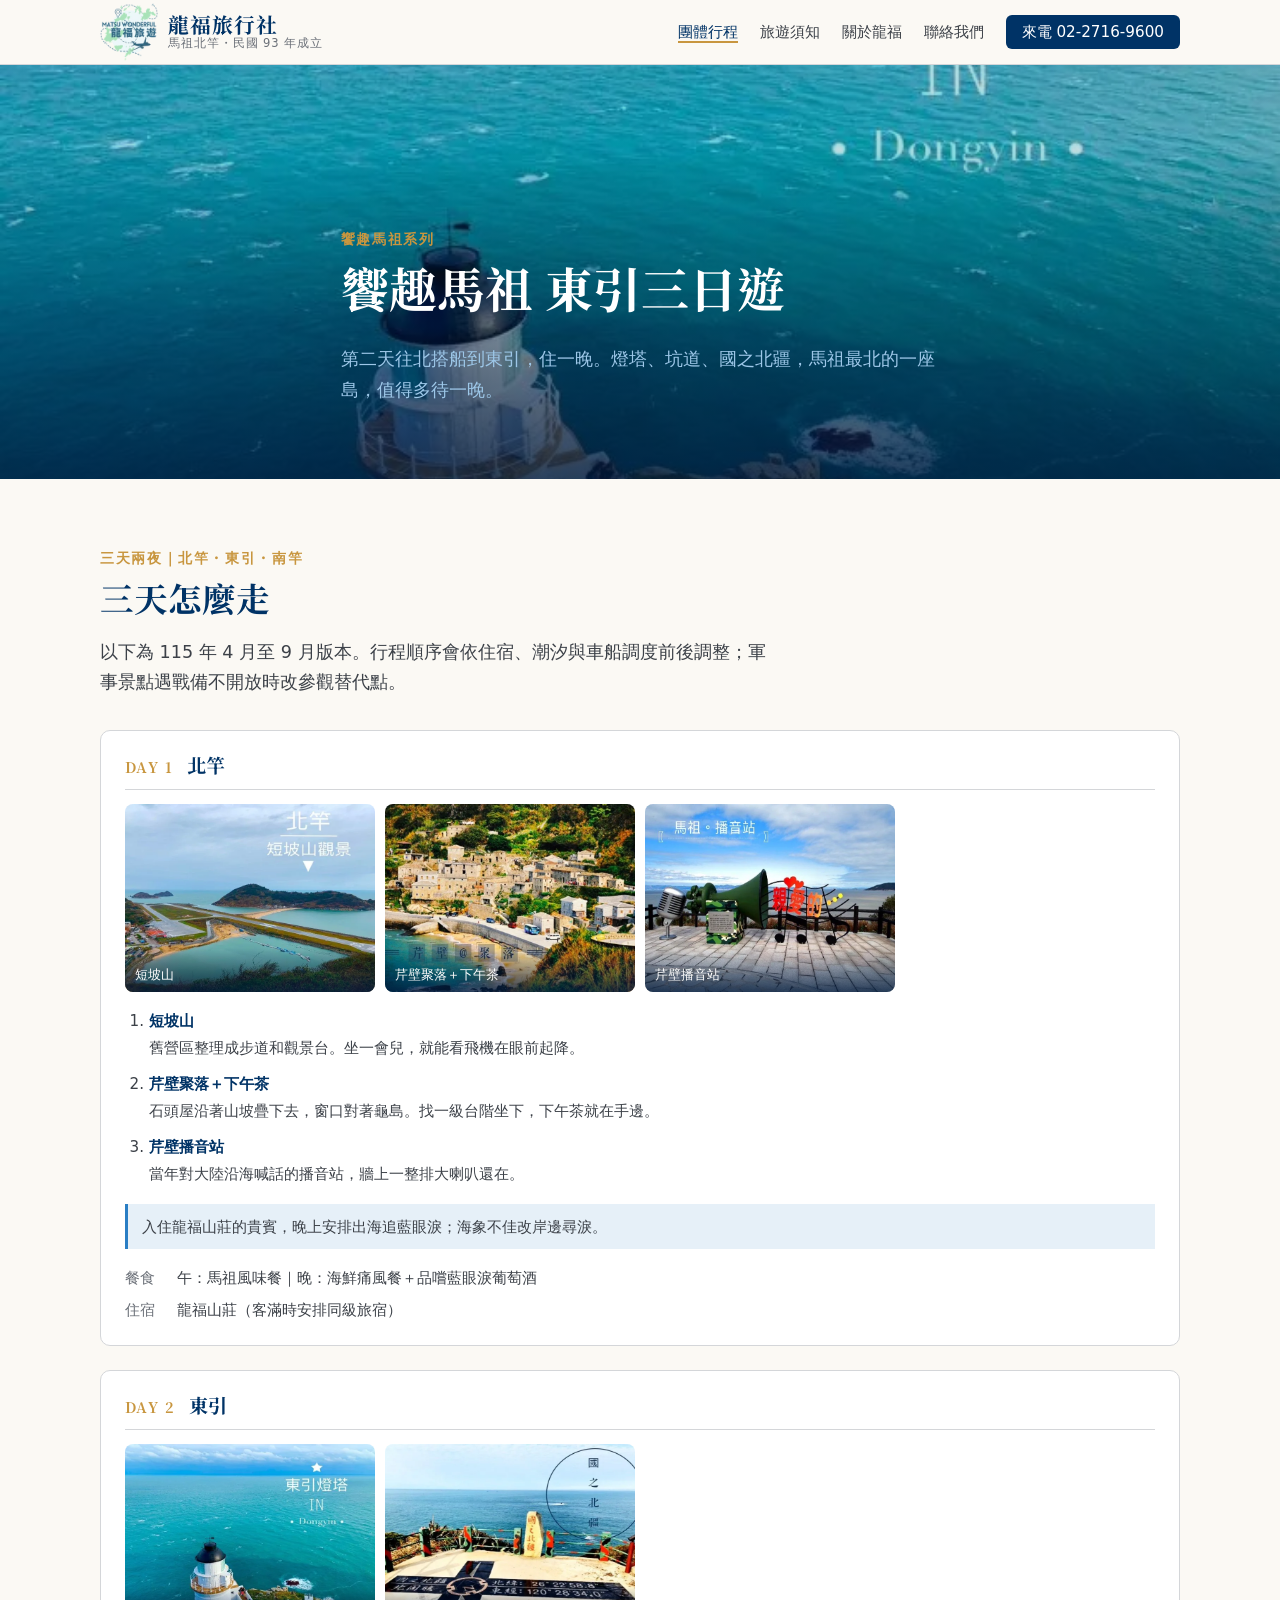
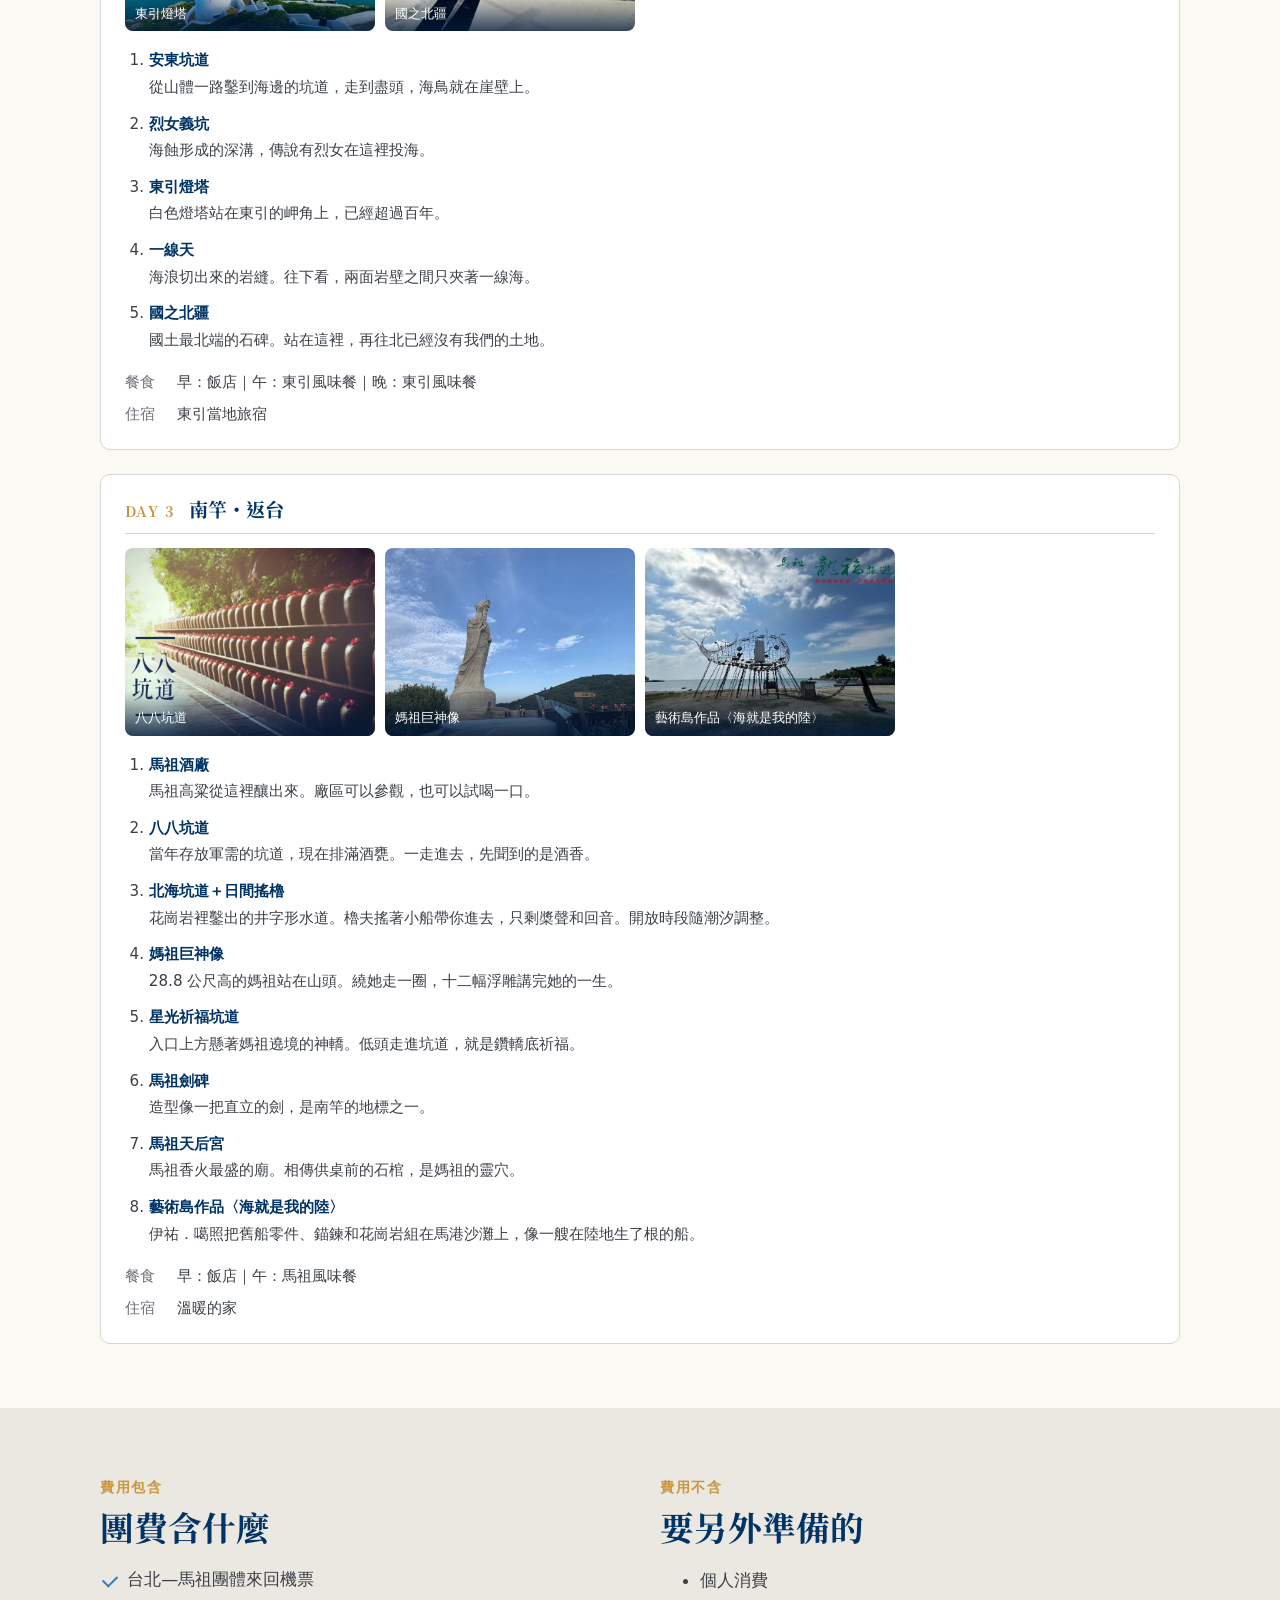
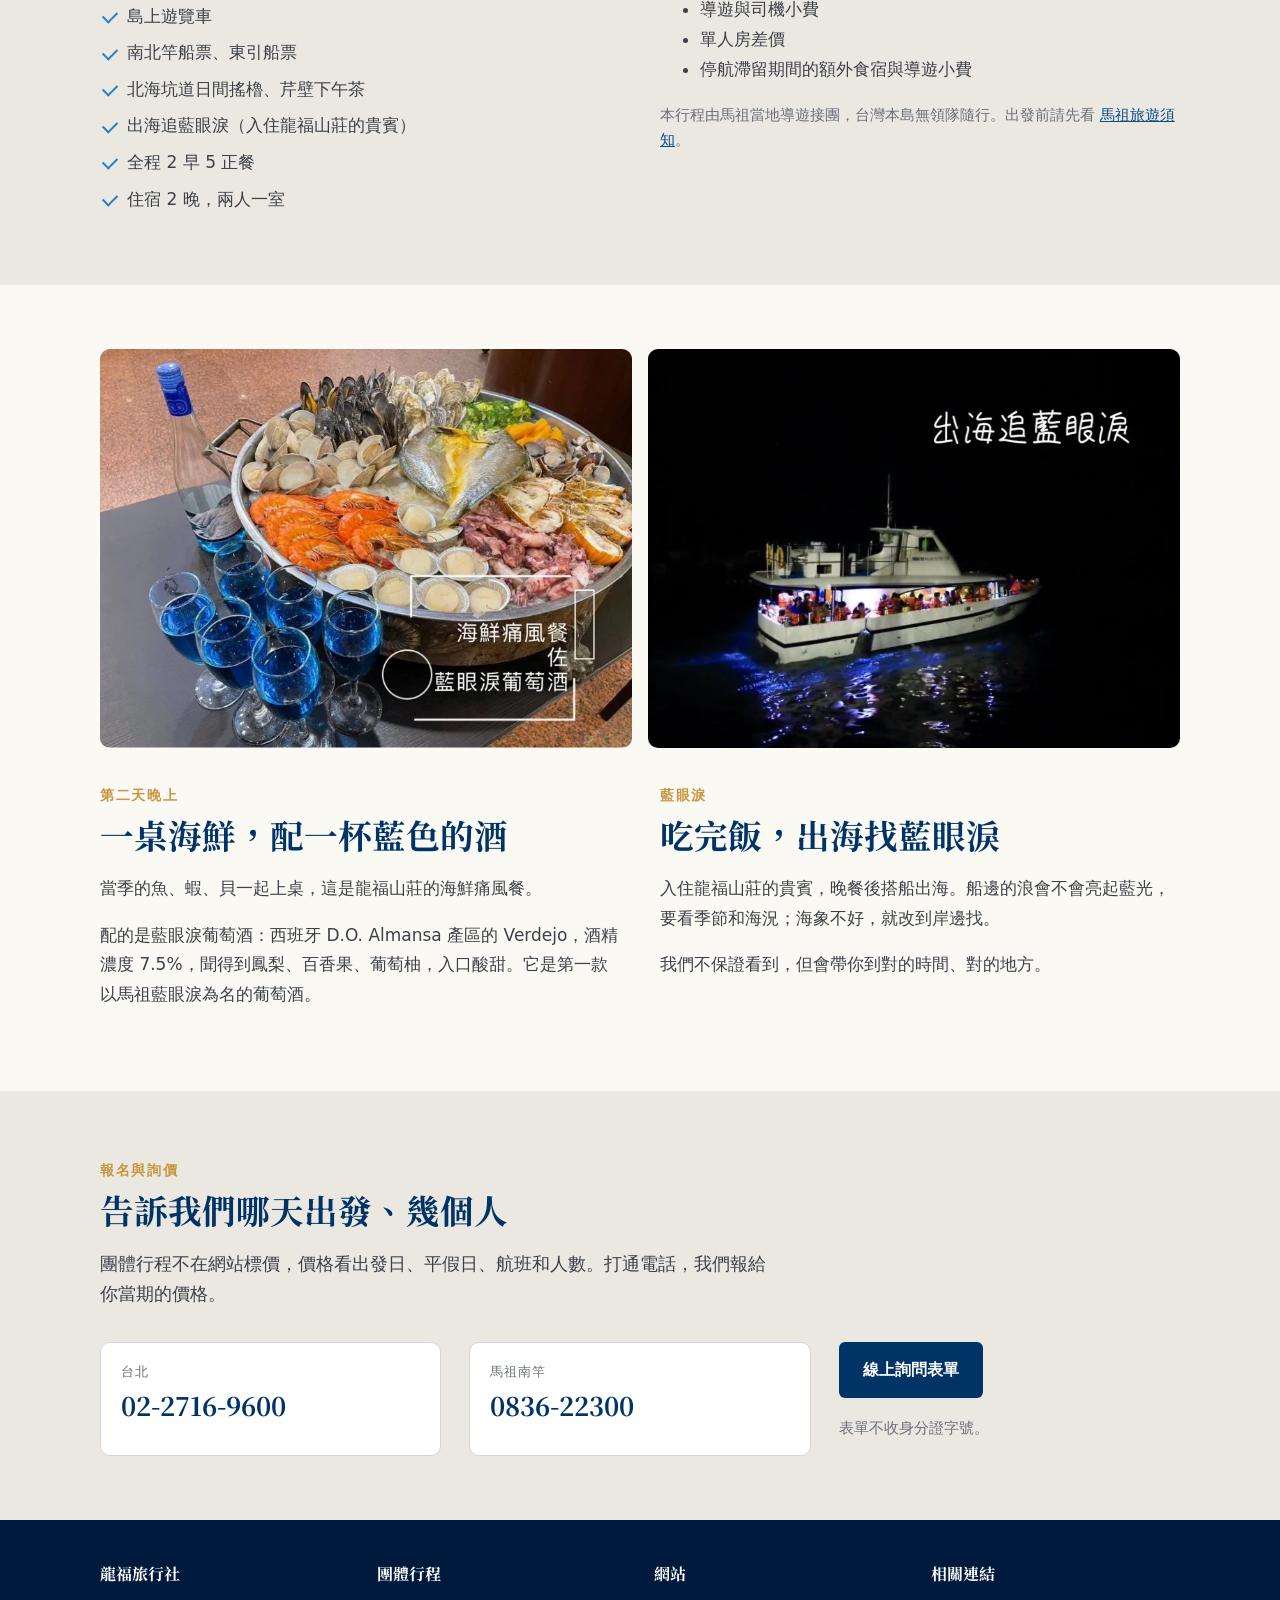
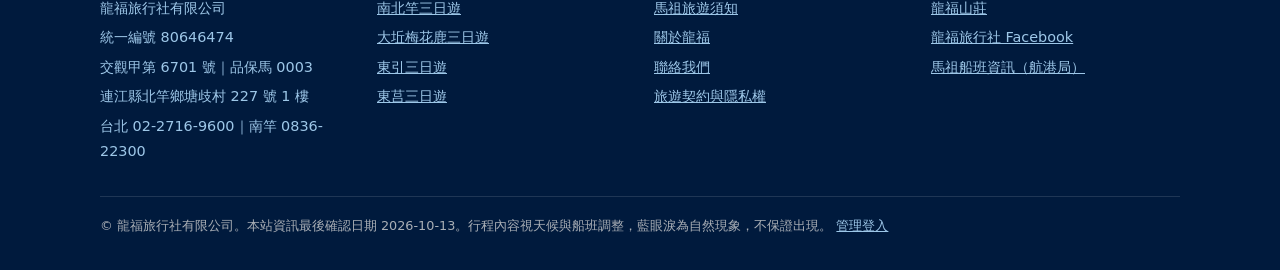
<file: tours/dongyin-3d/index.html>
<!DOCTYPE html>
<html lang="zh-Hant-TW">
<head>
<meta charset="utf-8">
<meta name="viewport" content="width=device-width, initial-scale=1">
<title>饗趣馬祖 東引三日遊｜龍福旅行社</title>
<meta name="description" content="饗趣馬祖 東引三日遊：第二天往北搭船到東引，住一晚。燈塔、坑道、國之北疆，馬祖最北的一座島，值得多待一晚。 台北出發，含機票、住宿、餐食與島間船票，來電報價。">
<link rel="canonical" href="https://www.matsu-tour.com.tw/tours/dongyin-3d/">
<meta property="og:title" content="饗趣馬祖 東引三日遊｜龍福旅行社">
<meta property="og:description" content="饗趣馬祖 東引三日遊：第二天往北搭船到東引，住一晚。燈塔、坑道、國之北疆，馬祖最北的一座島，值得多待一晚。 台北出發，含機票、住宿、餐食與島間船票，來電報價。">
<meta property="og:image" content="https://www.matsu-tour.com.tw/img/spots/dongyin_lighthouse.webp">
<meta property="og:type" content="website">
<link rel="preconnect" href="https://fonts.googleapis.com">
<link href="https://fonts.googleapis.com/css2?family=Noto+Serif+TC:wght@700&display=swap" rel="stylesheet">
<link rel="icon" href="../../img/favicon.png" type="image/png">
<link rel="apple-touch-icon" href="../../img/apple-touch-icon.png">
<link rel="stylesheet" href="../../css/style.css?v=1151013c">
<script type="application/ld+json">
{
  "@context": "https://schema.org",
  "@type": "TouristTrip",
  "@id": "https://www.matsu-tour.com.tw/tours/dongyin-3d/#trip",
  "name": "饗趣馬祖 東引三日遊",
  "description": "第二天往北搭船到東引，住一晚。燈塔、坑道、國之北疆，馬祖最北的一座島，值得多待一晚。",
  "url": "https://www.matsu-tour.com.tw/tours/dongyin-3d/",
  "touristType": "團體旅遊",
  "provider": {
    "@id": "https://www.matsu-tour.com.tw/#org"
  },
  "itinerary": {
    "@type": "ItemList",
    "itemListElement": [
      {
        "@type": "ListItem",
        "position": 1,
        "name": "第 1 天 北竿",
        "description": "短坡山、芹壁聚落＋下午茶、芹壁播音站"
      },
      {
        "@type": "ListItem",
        "position": 2,
        "name": "第 2 天 東引",
        "description": "安東坑道、烈女義坑、東引燈塔、一線天、國之北疆"
      },
      {
        "@type": "ListItem",
        "position": 3,
        "name": "第 3 天 南竿・返台",
        "description": "馬祖酒廠、八八坑道、北海坑道＋日間搖櫓、媽祖巨神像、星光祈福坑道、馬祖劍碑、馬祖天后宮、藝術島作品〈海就是我的陸〉"
      }
    ]
  }
}
</script>
</head>
<body data-page="tours/dongyin-3d">

<header class="site-header">
  <div class="wrap">
    <a class="brand" href="../../"><img src="../../img/logo.webp" alt="Matsu Wonderful 龍福旅遊 標誌" width="58" height="57"><span><b>龍福旅行社</b><small>馬祖北竿・民國 93 年成立</small></span></a>
    <button class="nav-toggle" aria-expanded="false" aria-controls="nav" onclick="var n=document.getElementById('nav');n.classList.toggle('open');this.setAttribute('aria-expanded',n.classList.contains('open'))">選單</button>
    <ul class="nav" id="nav">
      <li><a href="../../tours/" aria-current="page">團體行程</a></li>
      <li><a href="../../guide/">旅遊須知</a></li>
      <li><a href="../../about/">關於龍福</a></li>
      <li><a href="../../contact/">聯絡我們</a></li>
      <li class="cta"><a href="tel:+886227169600">來電 02-2716-9600</a></li>
    </ul>
  </div>
</header>

<main>

<section class="hero hero-sub">
  <img src="../../img/spots/dongyin_lighthouse.webp" alt="東引燈塔與海" fetchpriority="high">
  <div class="wrap">
    <span class="eyebrow" data-edit="e1">饗趣馬祖系列</span>
    <h1 data-edit="e2">饗趣馬祖 東引三日遊</h1>
    <p data-edit="e3">第二天往北搭船到東引，住一晚。燈塔、坑道、國之北疆，馬祖最北的一座島，值得多待一晚。</p>
  </div>
</section>

<section class="section">
  <div class="wrap">
    <div class="section-head">
      <span class="eyebrow" data-edit="e4">三天兩夜｜北竿・東引・南竿</span>
      <h2 data-edit="e5">三天怎麼走</h2>
      <p class="lead" data-edit="e6">以下為 115 年 4 月至 9 月版本。行程順序會依住宿、潮汐與車船調度前後調整；軍事景點遇戰備不開放時改參觀替代點。</p>
      
    </div>
    <div class="days">
    <article class="day">
      <header><span>DAY 1</span><h3 data-edit="e7">北竿</h3></header>
      <div class="day-photos">
        <figure><img src="../../img/spots/duanposhan.webp" alt="短坡山" loading="lazy" width="800" height="560"><figcaption>短坡山</figcaption></figure>
        <figure><img src="../../img/spots/qinbi.webp" alt="芹壁聚落＋下午茶" loading="lazy" width="800" height="560"><figcaption>芹壁聚落＋下午茶</figcaption></figure>
        <figure><img src="../../img/spots/boyin.webp" alt="芹壁播音站" loading="lazy" width="800" height="560"><figcaption>芹壁播音站</figcaption></figure>
      </div>
      <ol class="route">
          <li data-edit="e8"><b>短坡山</b>舊營區整理成步道和觀景台。坐一會兒，就能看飛機在眼前起降。</li>
          <li data-edit="e9"><b>芹壁聚落＋下午茶</b>石頭屋沿著山坡疊下去，窗口對著龜島。找一級台階坐下，下午茶就在手邊。</li>
          <li data-edit="e10"><b>芹壁播音站</b>當年對大陸沿海喊話的播音站，牆上一整排大喇叭還在。</li>
      </ol>
        <p class="day-note" data-edit="e11">入住龍福山莊的貴賓，晚上安排出海追藍眼淚；海象不佳改岸邊尋淚。</p>
      <dl class="day-meta"><div><dt data-edit="e12">餐食</dt><dd data-edit="e13">午：馬祖風味餐｜晚：海鮮痛風餐＋品嚐藍眼淚葡萄酒</dd></div><div><dt data-edit="e14">住宿</dt><dd data-edit="e15">龍福山莊（客滿時安排同級旅宿）</dd></div></dl>
    </article>
    <article class="day">
      <header><span>DAY 2</span><h3 data-edit="e16">東引</h3></header>
      <div class="day-photos">
        <figure><img src="../../img/spots/dongyin_lighthouse.webp" alt="東引燈塔" loading="lazy" width="800" height="560"><figcaption>東引燈塔</figcaption></figure>
        <figure><img src="../../img/spots/north_frontier.webp" alt="國之北疆" loading="lazy" width="800" height="560"><figcaption>國之北疆</figcaption></figure>
      </div>
      <ol class="route">
          <li data-edit="e17"><b>安東坑道</b>從山體一路鑿到海邊的坑道，走到盡頭，海鳥就在崖壁上。</li>
          <li data-edit="e18"><b>烈女義坑</b>海蝕形成的深溝，傳說有烈女在這裡投海。</li>
          <li data-edit="e19"><b>東引燈塔</b>白色燈塔站在東引的岬角上，已經超過百年。</li>
          <li data-edit="e20"><b>一線天</b>海浪切出來的岩縫。往下看，兩面岩壁之間只夾著一線海。</li>
          <li data-edit="e21"><b>國之北疆</b>國土最北端的石碑。站在這裡，再往北已經沒有我們的土地。</li>
      </ol>
      <dl class="day-meta"><div><dt data-edit="e22">餐食</dt><dd data-edit="e23">早：飯店｜午：東引風味餐｜晚：東引風味餐</dd></div><div><dt data-edit="e24">住宿</dt><dd data-edit="e25">東引當地旅宿</dd></div></dl>
    </article>
    <article class="day">
      <header><span>DAY 3</span><h3 data-edit="e26">南竿・返台</h3></header>
      <div class="day-photos">
        <figure><img src="../../img/spots/tunnel88.webp" alt="八八坑道" loading="lazy" width="800" height="560"><figcaption>八八坑道</figcaption></figure>
        <figure><img src="../../img/spots/giant_mazu.webp" alt="媽祖巨神像" loading="lazy" width="800" height="560"><figcaption>媽祖巨神像</figcaption></figure>
        <figure><img src="../../img/spots/sea_land.webp" alt="藝術島作品〈海就是我的陸〉" loading="lazy" width="800" height="560"><figcaption>藝術島作品〈海就是我的陸〉</figcaption></figure>
      </div>
      <ol class="route">
          <li data-edit="e27"><b>馬祖酒廠</b>馬祖高粱從這裡釀出來。廠區可以參觀，也可以試喝一口。</li>
          <li data-edit="e28"><b>八八坑道</b>當年存放軍需的坑道，現在排滿酒甕。一走進去，先聞到的是酒香。</li>
          <li data-edit="e29"><b>北海坑道＋日間搖櫓</b>花崗岩裡鑿出的井字形水道。櫓夫搖著小船帶你進去，只剩槳聲和回音。開放時段隨潮汐調整。</li>
          <li data-edit="e30"><b>媽祖巨神像</b>28.8 公尺高的媽祖站在山頭。繞她走一圈，十二幅浮雕講完她的一生。</li>
          <li data-edit="e31"><b>星光祈福坑道</b>入口上方懸著媽祖遶境的神轎。低頭走進坑道，就是鑽轎底祈福。</li>
          <li data-edit="e32"><b>馬祖劍碑</b>造型像一把直立的劍，是南竿的地標之一。</li>
          <li data-edit="e33"><b>馬祖天后宮</b>馬祖香火最盛的廟。相傳供桌前的石棺，是媽祖的靈穴。</li>
          <li data-edit="e34"><b>藝術島作品〈海就是我的陸〉</b>伊祐．噶照把舊船零件、錨鍊和花崗岩組在馬港沙灘上，像一艘在陸地生了根的船。</li>
      </ol>
      <dl class="day-meta"><div><dt data-edit="e35">餐食</dt><dd data-edit="e36">早：飯店｜午：馬祖風味餐</dd></div><div><dt data-edit="e37">住宿</dt><dd data-edit="e38">溫暖的家</dd></div></dl>
    </article>
    </div>
  </div>
</section>

<section class="section section-alt">
  <div class="wrap two-col top">
    <div>
      <span class="eyebrow" data-edit="e39">費用包含</span>
      <h2 data-edit="e40">團費含什麼</h2>
      <ul class="check">
        <li data-edit="e41">台北—馬祖團體來回機票</li>
        <li data-edit="e42">島上遊覽車</li>
        <li data-edit="e43">南北竿船票、東引船票</li>
        <li data-edit="e44">北海坑道日間搖櫓、芹壁下午茶</li>
        <li data-edit="e45">出海追藍眼淚（入住龍福山莊的貴賓）</li>
        <li data-edit="e46">全程 2 早 5 正餐</li>
        <li data-edit="e47">住宿 2 晚，兩人一室</li>
      </ul>
    </div>
    <div>
      <span class="eyebrow" data-edit="e48">費用不含</span>
      <h2 data-edit="e49">要另外準備的</h2>
      <ul>
        <li data-edit="e50">個人消費</li>
        <li data-edit="e51">導遊與司機小費</li>
        <li data-edit="e52">單人房差價</li>
        <li data-edit="e53">停航滯留期間的額外食宿與導遊小費</li>
      </ul>
      <p class="muted" data-edit="e54">本行程由馬祖當地導遊接團，台灣本島無領隊隨行。出發前請先看 <a href="../../guide/">馬祖旅遊須知</a>。</p>
    </div>
  </div>
</section>

<section class="section">
  <div class="wrap feature-photos">
    <img src="../../img/spots/seafood_wine.webp" alt="海鮮痛風餐配藍眼淚葡萄酒" loading="lazy" width="800" height="560">
    <img src="../../img/spots/boat.webp" alt="夜間出海追藍眼淚的船" loading="lazy" width="800" height="560">
  </div>
  <div class="wrap two-col top">
    <div>
      <span class="eyebrow" data-edit="e55">第二天晚上</span>
      <h2 data-edit="e56">一桌海鮮，配一杯藍色的酒</h2>
      <p data-edit="e57">當季的魚、蝦、貝一起上桌，這是龍福山莊的海鮮痛風餐。</p>
      <p data-edit="e58">配的是藍眼淚葡萄酒：西班牙 D.O. Almansa 產區的 Verdejo，酒精濃度 7.5%，聞得到鳳梨、百香果、葡萄柚，入口酸甜。它是第一款以馬祖藍眼淚為名的葡萄酒。</p>
    </div>
    <div>
      <span class="eyebrow" data-edit="e59">藍眼淚</span>
      <h2 data-edit="e60">吃完飯，出海找藍眼淚</h2>
      <p data-edit="e61">入住龍福山莊的貴賓，晚餐後搭船出海。船邊的浪會不會亮起藍光，要看季節和海況；海象不好，就改到岸邊找。</p>
      <p data-edit="e62">我們不保證看到，但會帶你到對的時間、對的地方。</p>
    </div>
  </div>
</section>

<section class="section section-alt" id="contact">
  <div class="wrap">
    <div class="section-head">
      <span class="eyebrow" data-edit="e63">報名與詢價</span>
      <h2 data-edit="e64">告訴我們哪天出發、幾個人</h2>
      <p class="lead" data-edit="e65">團體行程不在網站標價，價格看出發日、平假日、航班和人數。打通電話，我們報給你當期的價格。</p>
    </div>
    <div class="contact">
      <a class="phone" href="tel:+886227169600"><small>台北</small><b>02-2716-9600</b></a>
      <a class="phone" href="tel:+88683622300"><small>馬祖南竿</small><b>0836-22300</b></a>
      <div>
        <p><a class="btn btn-deep" href="../../inquiry/">線上詢問表單</a></p>
        <p class="muted" data-edit="e66">表單不收身分證字號。</p>
      </div>
    </div>
  </div>
</section>

</main>

<footer class="site-footer">
  <div class="wrap">
    <div class="cols">
      <div>
        <h4>龍福旅行社</h4>
        <ul>
          <li>龍福旅行社有限公司</li>
          <li>統一編號 80646474</li>
          <li>交觀甲第 6701 號｜品保馬 0003</li>
          <li>連江縣北竿鄉塘歧村 227 號 1 樓</li>
          <li>台北 02-2716-9600｜南竿 0836-22300</li>
        </ul>
      </div>
      <div>
        <h4>團體行程</h4>
        <ul>
          <li><a href="../../tours/nangan-beigan-3d/">南北竿三日遊</a></li>
          <li><a href="../../tours/daqiu-deer-3d/">大坵梅花鹿三日遊</a></li>
          <li><a href="../../tours/dongyin-3d/">東引三日遊</a></li>
          <li><a href="../../tours/dongju-3d/">東莒三日遊</a></li>
        </ul>
      </div>
      <div>
        <h4>網站</h4>
        <ul>
          <li><a href="../../guide/">馬祖旅遊須知</a></li>
          <li><a href="../../about/">關於龍福</a></li>
          <li><a href="../../contact/">聯絡我們</a></li>
          <li><a href="../../legal/">旅遊契約與隱私權</a></li>
        </ul>
      </div>
      <div>
        <h4>相關連結</h4>
        <ul>
          <li><a href="https://hotel.matsu.idv.tw/matsu-play/" rel="noopener">龍福山莊</a></li>
          <li><a href="https://www.facebook.com/profile.php?id=61593600625219" rel="noopener">龍福旅行社 Facebook</a></li>
          <li><a href="https://www.mtha.gov.tw/MTHA/Monthinfo.aspx" rel="noopener">馬祖船班資訊（航港局）</a></li>
        </ul>
      </div>
    </div>
    <div class="legal">© 龍福旅行社有限公司。本站資訊最後確認日期 2026-10-13。行程內容視天候與船班調整，藍眼淚為自然現象，不保證出現。</div>
  </div>
</footer>

<script src="../../js/cms.js?v=2" defer></script>
</body>
</html>
</file>
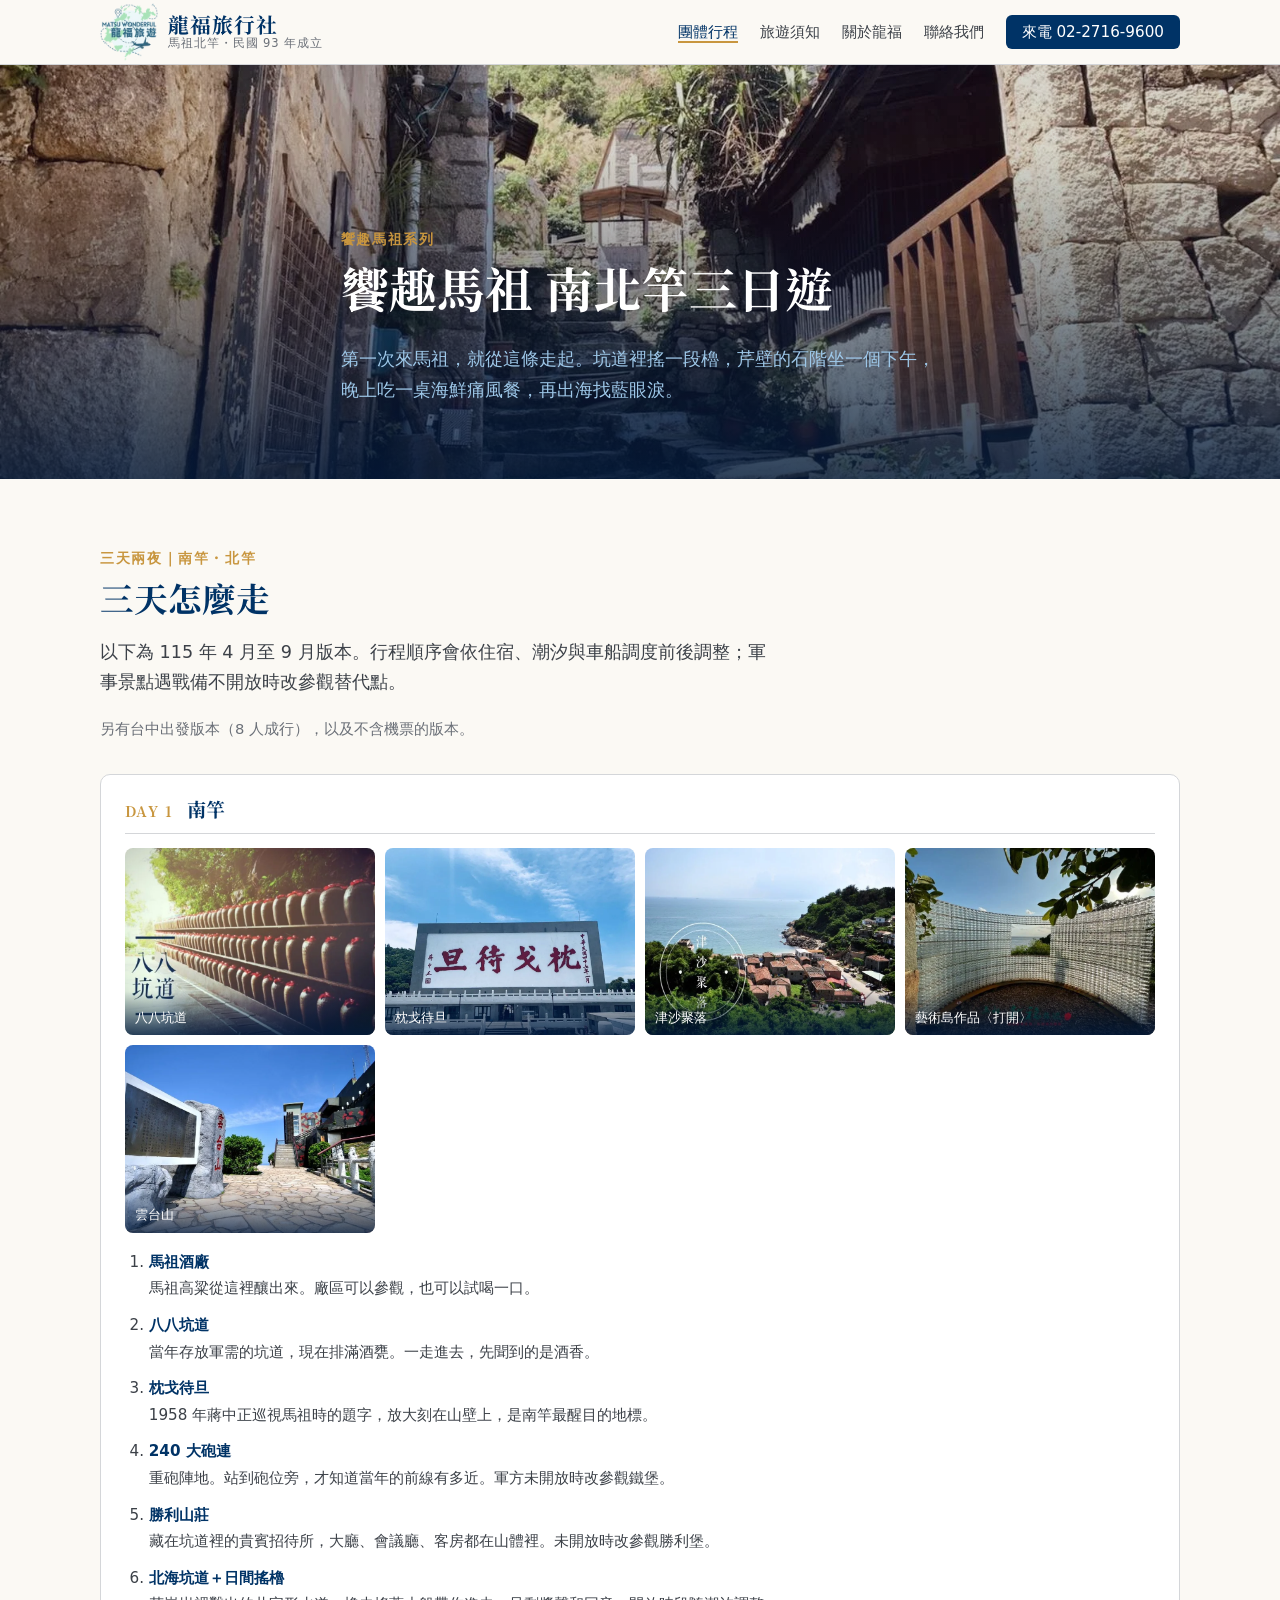
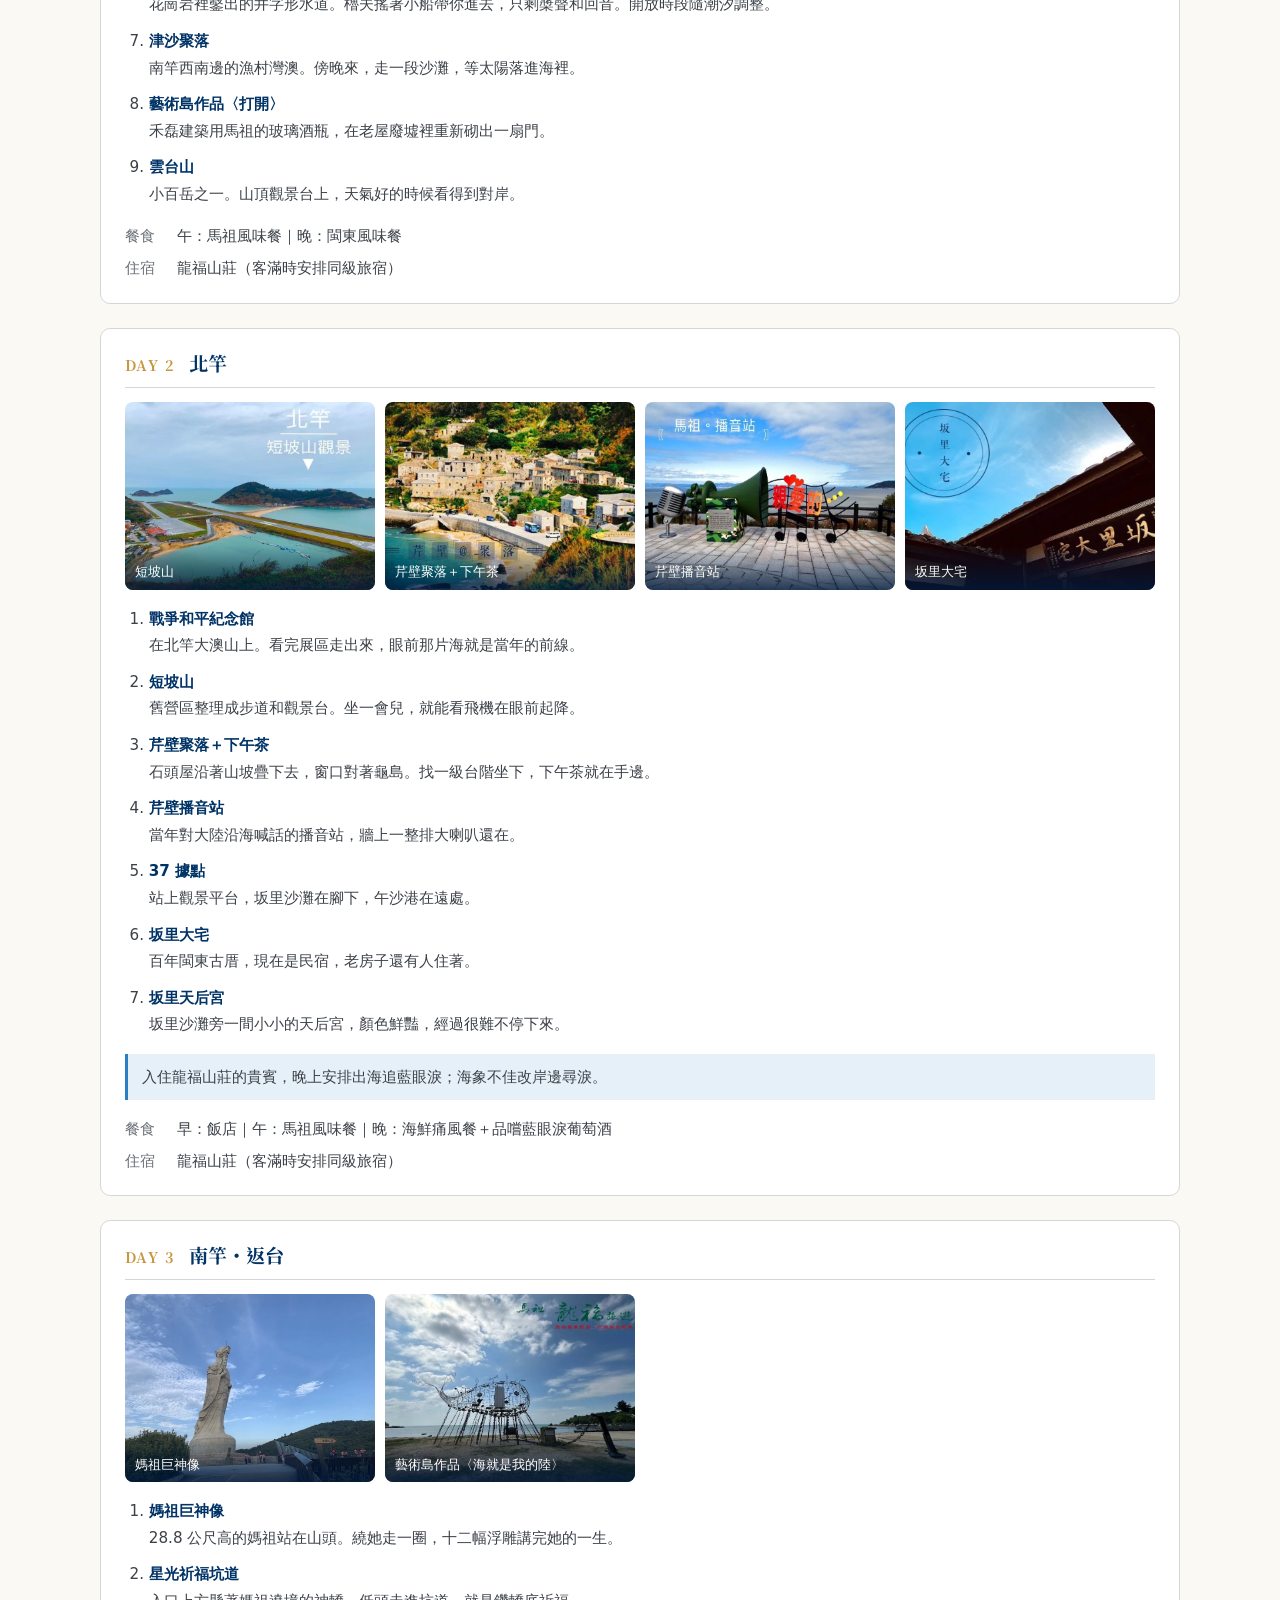
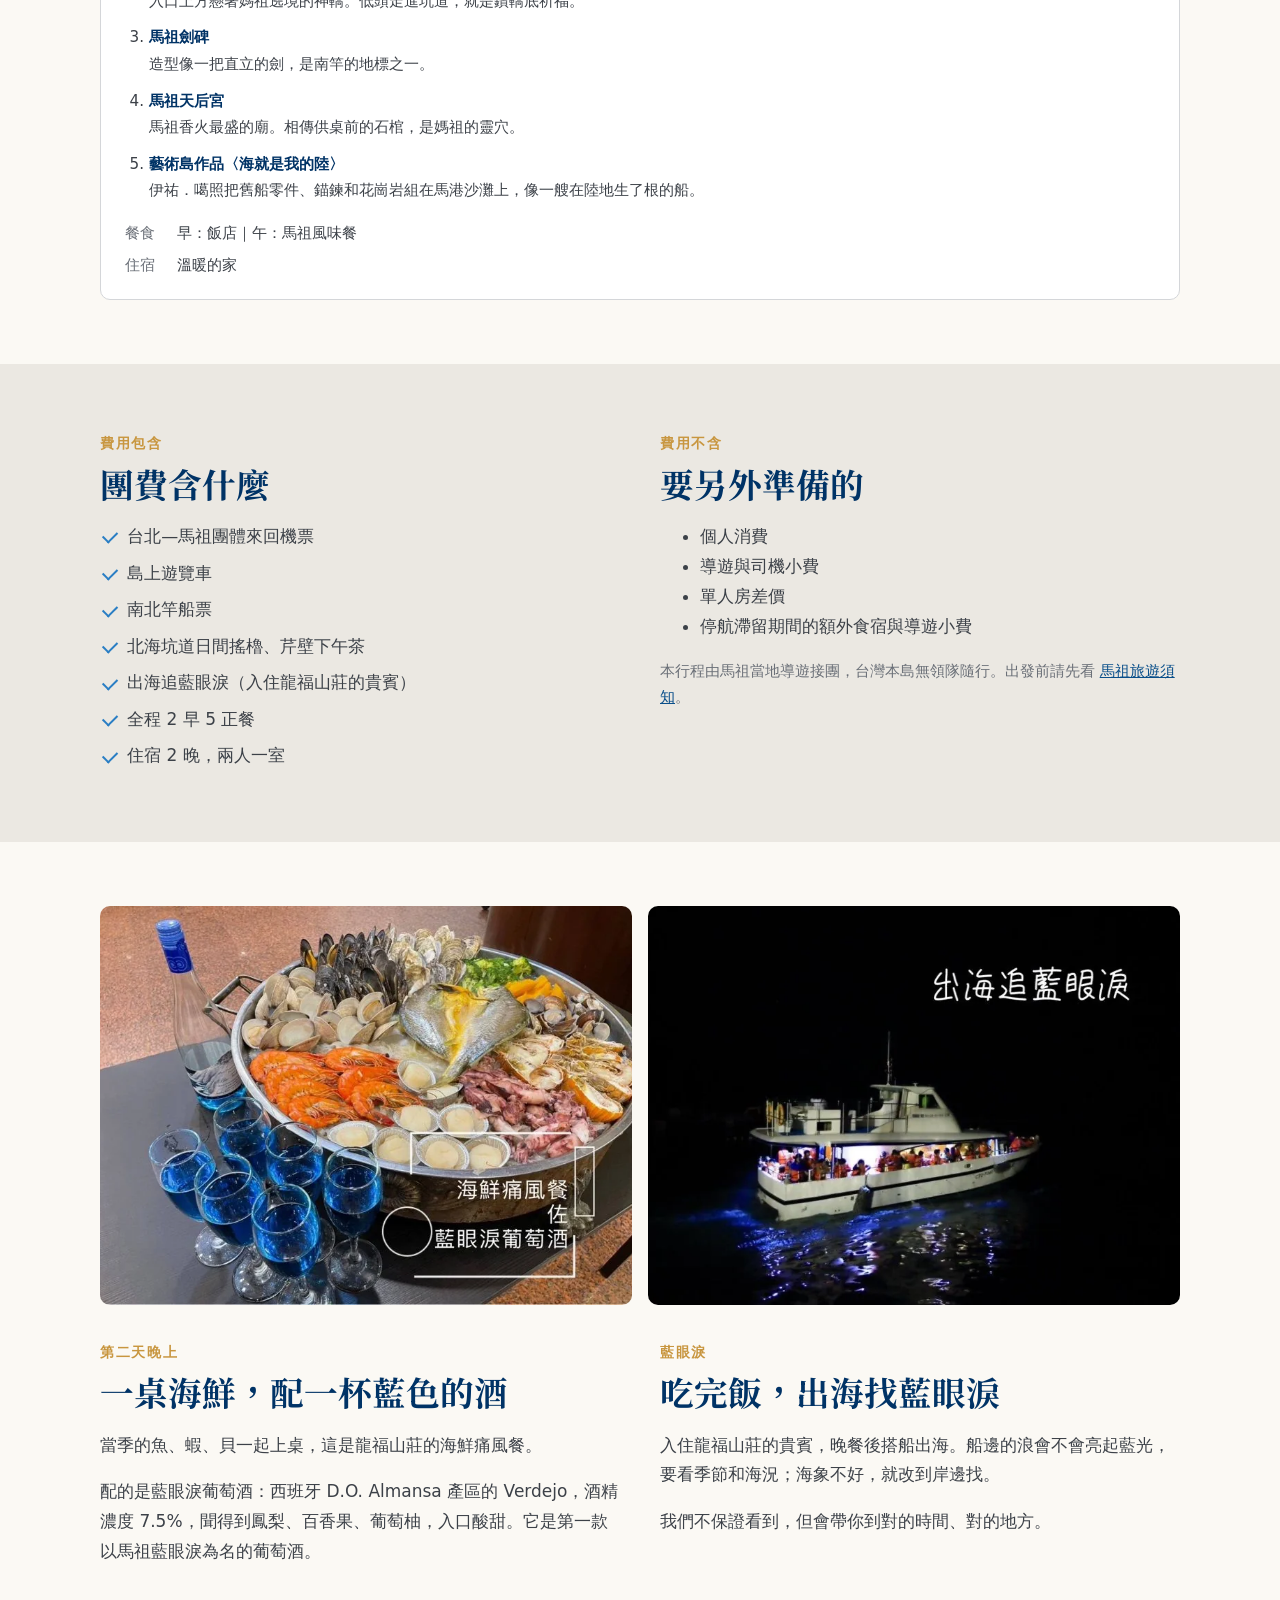
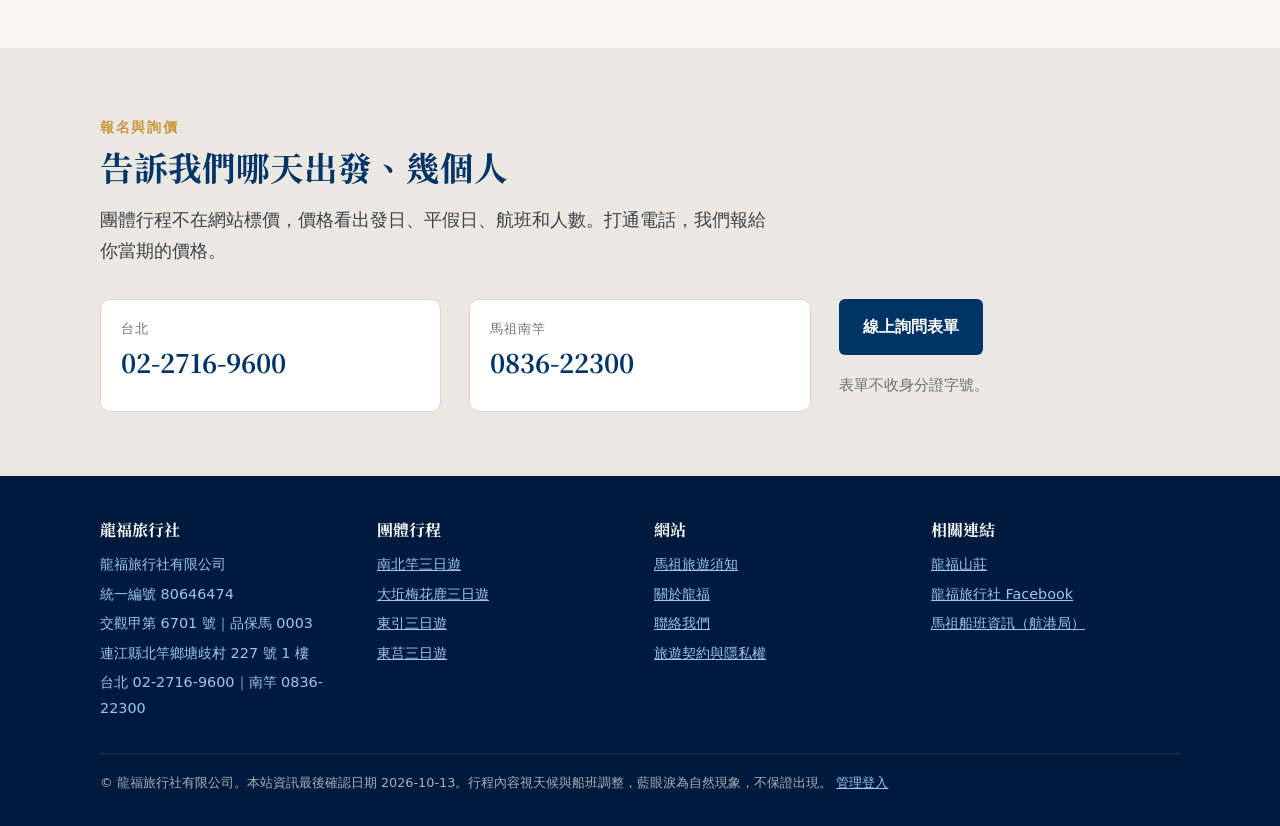
<file: tours/nangan-beigan-3d/index.html>
<!DOCTYPE html>
<html lang="zh-Hant-TW">
<head>
<meta charset="utf-8">
<meta name="viewport" content="width=device-width, initial-scale=1">
<title>饗趣馬祖 南北竿三日遊｜龍福旅行社</title>
<meta name="description" content="饗趣馬祖 南北竿三日遊：第一次來馬祖，就從這條走起。坑道裡搖一段櫓，芹壁的石階坐一個下午，晚上吃一桌海鮮痛風餐，再出海找藍眼淚。 台北出發，含機票、住宿、餐食與島間船票，來電報價。">
<link rel="canonical" href="https://www.matsu-tour.com.tw/tours/nangan-beigan-3d/">
<meta property="og:title" content="饗趣馬祖 南北竿三日遊｜龍福旅行社">
<meta property="og:description" content="饗趣馬祖 南北竿三日遊：第一次來馬祖，就從這條走起。坑道裡搖一段櫓，芹壁的石階坐一個下午，晚上吃一桌海鮮痛風餐，再出海找藍眼淚。 台北出發，含機票、住宿、餐食與島間船票，來電報價。">
<meta property="og:image" content="https://www.matsu-tour.com.tw/img/lane.webp">
<meta property="og:type" content="website">
<link rel="preconnect" href="https://fonts.googleapis.com">
<link href="https://fonts.googleapis.com/css2?family=Noto+Serif+TC:wght@700&display=swap" rel="stylesheet">
<link rel="icon" href="../../img/favicon.png" type="image/png">
<link rel="apple-touch-icon" href="../../img/apple-touch-icon.png">
<link rel="stylesheet" href="../../css/style.css?v=1151013c">
<script type="application/ld+json">
{
  "@context": "https://schema.org",
  "@type": "TouristTrip",
  "@id": "https://www.matsu-tour.com.tw/tours/nangan-beigan-3d/#trip",
  "name": "饗趣馬祖 南北竿三日遊",
  "description": "第一次來馬祖，就從這條走起。坑道裡搖一段櫓，芹壁的石階坐一個下午，晚上吃一桌海鮮痛風餐，再出海找藍眼淚。",
  "url": "https://www.matsu-tour.com.tw/tours/nangan-beigan-3d/",
  "touristType": "團體旅遊",
  "provider": {
    "@id": "https://www.matsu-tour.com.tw/#org"
  },
  "itinerary": {
    "@type": "ItemList",
    "itemListElement": [
      {
        "@type": "ListItem",
        "position": 1,
        "name": "第 1 天 南竿",
        "description": "馬祖酒廠、八八坑道、枕戈待旦、240 大砲連、勝利山莊、北海坑道＋日間搖櫓、津沙聚落、藝術島作品〈打開〉、雲台山"
      },
      {
        "@type": "ListItem",
        "position": 2,
        "name": "第 2 天 北竿",
        "description": "戰爭和平紀念館、短坡山、芹壁聚落＋下午茶、芹壁播音站、37 據點、坂里大宅、坂里天后宮"
      },
      {
        "@type": "ListItem",
        "position": 3,
        "name": "第 3 天 南竿・返台",
        "description": "媽祖巨神像、星光祈福坑道、馬祖劍碑、馬祖天后宮、藝術島作品〈海就是我的陸〉"
      }
    ]
  }
}
</script>
</head>
<body data-page="tours/nangan-beigan-3d">

<header class="site-header">
  <div class="wrap">
    <a class="brand" href="../../"><img src="../../img/logo.webp" alt="Matsu Wonderful 龍福旅遊 標誌" width="58" height="57"><span><b>龍福旅行社</b><small>馬祖北竿・民國 93 年成立</small></span></a>
    <button class="nav-toggle" aria-expanded="false" aria-controls="nav" onclick="var n=document.getElementById('nav');n.classList.toggle('open');this.setAttribute('aria-expanded',n.classList.contains('open'))">選單</button>
    <ul class="nav" id="nav">
      <li><a href="../../tours/" aria-current="page">團體行程</a></li>
      <li><a href="../../guide/">旅遊須知</a></li>
      <li><a href="../../about/">關於龍福</a></li>
      <li><a href="../../contact/">聯絡我們</a></li>
      <li class="cta"><a href="tel:+886227169600">來電 02-2716-9600</a></li>
    </ul>
  </div>
</header>

<main>

<section class="hero hero-sub">
  <img src="../../img/lane.webp" alt="芹壁聚落的石階與石屋巷弄" fetchpriority="high">
  <div class="wrap">
    <span class="eyebrow" data-edit="e1">饗趣馬祖系列</span>
    <h1 data-edit="e2">饗趣馬祖 南北竿三日遊</h1>
    <p data-edit="e3">第一次來馬祖，就從這條走起。坑道裡搖一段櫓，芹壁的石階坐一個下午，晚上吃一桌海鮮痛風餐，再出海找藍眼淚。</p>
  </div>
</section>

<section class="section">
  <div class="wrap">
    <div class="section-head">
      <span class="eyebrow" data-edit="e4">三天兩夜｜南竿・北竿</span>
      <h2 data-edit="e5">三天怎麼走</h2>
      <p class="lead" data-edit="e6">以下為 115 年 4 月至 9 月版本。行程順序會依住宿、潮汐與車船調度前後調整；軍事景點遇戰備不開放時改參觀替代點。</p>
      <p class="muted" data-edit="e7">另有台中出發版本（8 人成行），以及不含機票的版本。</p>
    </div>
    <div class="days">
    <article class="day">
      <header><span>DAY 1</span><h3 data-edit="e8">南竿</h3></header>
      <div class="day-photos">
        <figure><img src="../../img/spots/tunnel88.webp" alt="八八坑道" loading="lazy" width="800" height="560"><figcaption>八八坑道</figcaption></figure>
        <figure><img src="../../img/spots/zhenge.webp" alt="枕戈待旦" loading="lazy" width="800" height="560"><figcaption>枕戈待旦</figcaption></figure>
        <figure><img src="../../img/spots/jinsha.webp" alt="津沙聚落" loading="lazy" width="800" height="560"><figcaption>津沙聚落</figcaption></figure>
        <figure><img src="../../img/spots/dakai.webp" alt="藝術島作品〈打開〉" loading="lazy" width="800" height="560"><figcaption>藝術島作品〈打開〉</figcaption></figure>
        <figure><img src="../../img/spots/yuntai.webp" alt="雲台山" loading="lazy" width="800" height="560"><figcaption>雲台山</figcaption></figure>
      </div>
      <ol class="route">
          <li data-edit="e9"><b>馬祖酒廠</b>馬祖高粱從這裡釀出來。廠區可以參觀，也可以試喝一口。</li>
          <li data-edit="e10"><b>八八坑道</b>當年存放軍需的坑道，現在排滿酒甕。一走進去，先聞到的是酒香。</li>
          <li data-edit="e11"><b>枕戈待旦</b>1958 年蔣中正巡視馬祖時的題字，放大刻在山壁上，是南竿最醒目的地標。</li>
          <li data-edit="e12"><b>240 大砲連</b>重砲陣地。站到砲位旁，才知道當年的前線有多近。軍方未開放時改參觀鐵堡。</li>
          <li data-edit="e13"><b>勝利山莊</b>藏在坑道裡的貴賓招待所，大廳、會議廳、客房都在山體裡。未開放時改參觀勝利堡。</li>
          <li data-edit="e14"><b>北海坑道＋日間搖櫓</b>花崗岩裡鑿出的井字形水道。櫓夫搖著小船帶你進去，只剩槳聲和回音。開放時段隨潮汐調整。</li>
          <li data-edit="e15"><b>津沙聚落</b>南竿西南邊的漁村灣澳。傍晚來，走一段沙灘，等太陽落進海裡。</li>
          <li data-edit="e16"><b>藝術島作品〈打開〉</b>禾磊建築用馬祖的玻璃酒瓶，在老屋廢墟裡重新砌出一扇門。</li>
          <li data-edit="e17"><b>雲台山</b>小百岳之一。山頂觀景台上，天氣好的時候看得到對岸。</li>
      </ol>
      <dl class="day-meta"><div><dt data-edit="e18">餐食</dt><dd data-edit="e19">午：馬祖風味餐｜晚：閩東風味餐</dd></div><div><dt data-edit="e20">住宿</dt><dd data-edit="e21">龍福山莊（客滿時安排同級旅宿）</dd></div></dl>
    </article>
    <article class="day">
      <header><span>DAY 2</span><h3 data-edit="e22">北竿</h3></header>
      <div class="day-photos">
        <figure><img src="../../img/spots/duanposhan.webp" alt="短坡山" loading="lazy" width="800" height="560"><figcaption>短坡山</figcaption></figure>
        <figure><img src="../../img/spots/qinbi.webp" alt="芹壁聚落＋下午茶" loading="lazy" width="800" height="560"><figcaption>芹壁聚落＋下午茶</figcaption></figure>
        <figure><img src="../../img/spots/boyin.webp" alt="芹壁播音站" loading="lazy" width="800" height="560"><figcaption>芹壁播音站</figcaption></figure>
        <figure><img src="../../img/spots/banli.webp" alt="坂里大宅" loading="lazy" width="800" height="560"><figcaption>坂里大宅</figcaption></figure>
      </div>
      <ol class="route">
          <li data-edit="e23"><b>戰爭和平紀念館</b>在北竿大澳山上。看完展區走出來，眼前那片海就是當年的前線。</li>
          <li data-edit="e24"><b>短坡山</b>舊營區整理成步道和觀景台。坐一會兒，就能看飛機在眼前起降。</li>
          <li data-edit="e25"><b>芹壁聚落＋下午茶</b>石頭屋沿著山坡疊下去，窗口對著龜島。找一級台階坐下，下午茶就在手邊。</li>
          <li data-edit="e26"><b>芹壁播音站</b>當年對大陸沿海喊話的播音站，牆上一整排大喇叭還在。</li>
          <li data-edit="e27"><b>37 據點</b>站上觀景平台，坂里沙灘在腳下，午沙港在遠處。</li>
          <li data-edit="e28"><b>坂里大宅</b>百年閩東古厝，現在是民宿，老房子還有人住著。</li>
          <li data-edit="e29"><b>坂里天后宮</b>坂里沙灘旁一間小小的天后宮，顏色鮮豔，經過很難不停下來。</li>
      </ol>
        <p class="day-note" data-edit="e30">入住龍福山莊的貴賓，晚上安排出海追藍眼淚；海象不佳改岸邊尋淚。</p>
      <dl class="day-meta"><div><dt data-edit="e31">餐食</dt><dd data-edit="e32">早：飯店｜午：馬祖風味餐｜晚：海鮮痛風餐＋品嚐藍眼淚葡萄酒</dd></div><div><dt data-edit="e33">住宿</dt><dd data-edit="e34">龍福山莊（客滿時安排同級旅宿）</dd></div></dl>
    </article>
    <article class="day">
      <header><span>DAY 3</span><h3 data-edit="e35">南竿・返台</h3></header>
      <div class="day-photos">
        <figure><img src="../../img/spots/giant_mazu.webp" alt="媽祖巨神像" loading="lazy" width="800" height="560"><figcaption>媽祖巨神像</figcaption></figure>
        <figure><img src="../../img/spots/sea_land.webp" alt="藝術島作品〈海就是我的陸〉" loading="lazy" width="800" height="560"><figcaption>藝術島作品〈海就是我的陸〉</figcaption></figure>
      </div>
      <ol class="route">
          <li data-edit="e36"><b>媽祖巨神像</b>28.8 公尺高的媽祖站在山頭。繞她走一圈，十二幅浮雕講完她的一生。</li>
          <li data-edit="e37"><b>星光祈福坑道</b>入口上方懸著媽祖遶境的神轎。低頭走進坑道，就是鑽轎底祈福。</li>
          <li data-edit="e38"><b>馬祖劍碑</b>造型像一把直立的劍，是南竿的地標之一。</li>
          <li data-edit="e39"><b>馬祖天后宮</b>馬祖香火最盛的廟。相傳供桌前的石棺，是媽祖的靈穴。</li>
          <li data-edit="e40"><b>藝術島作品〈海就是我的陸〉</b>伊祐．噶照把舊船零件、錨鍊和花崗岩組在馬港沙灘上，像一艘在陸地生了根的船。</li>
      </ol>
      <dl class="day-meta"><div><dt data-edit="e41">餐食</dt><dd data-edit="e42">早：飯店｜午：馬祖風味餐</dd></div><div><dt data-edit="e43">住宿</dt><dd data-edit="e44">溫暖的家</dd></div></dl>
    </article>
    </div>
  </div>
</section>

<section class="section section-alt">
  <div class="wrap two-col top">
    <div>
      <span class="eyebrow" data-edit="e45">費用包含</span>
      <h2 data-edit="e46">團費含什麼</h2>
      <ul class="check">
        <li data-edit="e47">台北—馬祖團體來回機票</li>
        <li data-edit="e48">島上遊覽車</li>
        <li data-edit="e49">南北竿船票</li>
        <li data-edit="e50">北海坑道日間搖櫓、芹壁下午茶</li>
        <li data-edit="e51">出海追藍眼淚（入住龍福山莊的貴賓）</li>
        <li data-edit="e52">全程 2 早 5 正餐</li>
        <li data-edit="e53">住宿 2 晚，兩人一室</li>
      </ul>
    </div>
    <div>
      <span class="eyebrow" data-edit="e54">費用不含</span>
      <h2 data-edit="e55">要另外準備的</h2>
      <ul>
        <li data-edit="e56">個人消費</li>
        <li data-edit="e57">導遊與司機小費</li>
        <li data-edit="e58">單人房差價</li>
        <li data-edit="e59">停航滯留期間的額外食宿與導遊小費</li>
      </ul>
      <p class="muted" data-edit="e60">本行程由馬祖當地導遊接團，台灣本島無領隊隨行。出發前請先看 <a href="../../guide/">馬祖旅遊須知</a>。</p>
    </div>
  </div>
</section>

<section class="section">
  <div class="wrap feature-photos">
    <img src="../../img/spots/seafood_wine.webp" alt="海鮮痛風餐配藍眼淚葡萄酒" loading="lazy" width="800" height="560">
    <img src="../../img/spots/boat.webp" alt="夜間出海追藍眼淚的船" loading="lazy" width="800" height="560">
  </div>
  <div class="wrap two-col top">
    <div>
      <span class="eyebrow" data-edit="e61">第二天晚上</span>
      <h2 data-edit="e62">一桌海鮮，配一杯藍色的酒</h2>
      <p data-edit="e63">當季的魚、蝦、貝一起上桌，這是龍福山莊的海鮮痛風餐。</p>
      <p data-edit="e64">配的是藍眼淚葡萄酒：西班牙 D.O. Almansa 產區的 Verdejo，酒精濃度 7.5%，聞得到鳳梨、百香果、葡萄柚，入口酸甜。它是第一款以馬祖藍眼淚為名的葡萄酒。</p>
    </div>
    <div>
      <span class="eyebrow" data-edit="e65">藍眼淚</span>
      <h2 data-edit="e66">吃完飯，出海找藍眼淚</h2>
      <p data-edit="e67">入住龍福山莊的貴賓，晚餐後搭船出海。船邊的浪會不會亮起藍光，要看季節和海況；海象不好，就改到岸邊找。</p>
      <p data-edit="e68">我們不保證看到，但會帶你到對的時間、對的地方。</p>
    </div>
  </div>
</section>

<section class="section section-alt" id="contact">
  <div class="wrap">
    <div class="section-head">
      <span class="eyebrow" data-edit="e69">報名與詢價</span>
      <h2 data-edit="e70">告訴我們哪天出發、幾個人</h2>
      <p class="lead" data-edit="e71">團體行程不在網站標價，價格看出發日、平假日、航班和人數。打通電話，我們報給你當期的價格。</p>
    </div>
    <div class="contact">
      <a class="phone" href="tel:+886227169600"><small>台北</small><b>02-2716-9600</b></a>
      <a class="phone" href="tel:+88683622300"><small>馬祖南竿</small><b>0836-22300</b></a>
      <div>
        <p><a class="btn btn-deep" href="../../inquiry/">線上詢問表單</a></p>
        <p class="muted" data-edit="e72">表單不收身分證字號。</p>
      </div>
    </div>
  </div>
</section>

</main>

<footer class="site-footer">
  <div class="wrap">
    <div class="cols">
      <div>
        <h4>龍福旅行社</h4>
        <ul>
          <li>龍福旅行社有限公司</li>
          <li>統一編號 80646474</li>
          <li>交觀甲第 6701 號｜品保馬 0003</li>
          <li>連江縣北竿鄉塘歧村 227 號 1 樓</li>
          <li>台北 02-2716-9600｜南竿 0836-22300</li>
        </ul>
      </div>
      <div>
        <h4>團體行程</h4>
        <ul>
          <li><a href="../../tours/nangan-beigan-3d/">南北竿三日遊</a></li>
          <li><a href="../../tours/daqiu-deer-3d/">大坵梅花鹿三日遊</a></li>
          <li><a href="../../tours/dongyin-3d/">東引三日遊</a></li>
          <li><a href="../../tours/dongju-3d/">東莒三日遊</a></li>
        </ul>
      </div>
      <div>
        <h4>網站</h4>
        <ul>
          <li><a href="../../guide/">馬祖旅遊須知</a></li>
          <li><a href="../../about/">關於龍福</a></li>
          <li><a href="../../contact/">聯絡我們</a></li>
          <li><a href="../../legal/">旅遊契約與隱私權</a></li>
        </ul>
      </div>
      <div>
        <h4>相關連結</h4>
        <ul>
          <li><a href="https://hotel.matsu.idv.tw/matsu-play/" rel="noopener">龍福山莊</a></li>
          <li><a href="https://www.facebook.com/profile.php?id=61593600625219" rel="noopener">龍福旅行社 Facebook</a></li>
          <li><a href="https://www.mtha.gov.tw/MTHA/Monthinfo.aspx" rel="noopener">馬祖船班資訊（航港局）</a></li>
        </ul>
      </div>
    </div>
    <div class="legal">© 龍福旅行社有限公司。本站資訊最後確認日期 2026-10-13。行程內容視天候與船班調整，藍眼淚為自然現象，不保證出現。</div>
  </div>
</footer>

<script src="../../js/cms.js?v=2" defer></script>
</body>
</html>
</file>
<file: css/style.css>
/* 龍福旅行社官網 共用樣式
   色彩 token 取自 龍福山莊標準色規範 v1.1；LOGO 漸層不進版面 */
:root{
  --tear-ink:#001a3d; --tear-deep:#003366; --tear-sea:#0a4f8a; --tear-glow:#2a7ec4;
  --tear-mist:#9dc7e8; --tear-foam:#e6f0f8;
  --stone-black:#1a1d21; --stone-dark:#3c4148; --stone:#6b7078; --stone-light:#a8aeb5;
  --stone-pale:#d4d6d9; --stone-paper:#ebe8e2;
  --sun-gold:#c8963f; --sun-amber:#d97e2f; --wine-red:#7a2838; --bg:#fbf9f4;
  --serif:"Noto Serif TC","Songti TC","PingFang TC",serif;
  --sans:"PingFang TC","Noto Sans TC","Heiti TC",-apple-system,system-ui,sans-serif;
  --max:1120px;
}
*{box-sizing:border-box}
html{-webkit-text-size-adjust:100%;scroll-behavior:smooth}
body{margin:0;background:var(--bg);color:var(--stone-dark);font-family:var(--sans);font-size:17px;line-height:1.75}
img{max-width:100%;height:auto;display:block}
a{color:var(--tear-sea)}
a:hover{color:var(--tear-glow)}
h1,h2,h3{font-family:var(--serif);color:var(--tear-deep);line-height:1.3;margin:0 0 .5em;font-weight:700}
h1{font-size:clamp(1.9rem,4.5vw,3rem)}
h2{font-size:clamp(1.5rem,3vw,2.1rem)}
h3{font-size:1.2rem}
p{margin:0 0 1em}
.wrap{max-width:var(--max);margin:0 auto;padding:0 20px}
.eyebrow{display:inline-block;font-size:.85rem;letter-spacing:.12em;color:var(--sun-gold);font-weight:700;margin-bottom:.4em}
.lead{font-size:1.1rem;color:var(--stone-dark)}
.muted{color:var(--stone);font-size:.92rem}

/* 草稿橫幅：正式上線前刪除 */
.draft{background:var(--wine-red);color:#fff;font-size:.85rem;padding:.5em 20px;text-align:center}
.draft strong{color:#fff}

/* 頁首：標誌圖用旅行社 LOGO 原色，版面色仍用龍福藍族（配色方案 A，2026-10-13） */
.site-header{position:sticky;top:0;z-index:20;background:rgba(251,249,244,.95);backdrop-filter:blur(8px);border-bottom:1px solid var(--stone-pale)}
.site-header .wrap{display:flex;align-items:center;justify-content:space-between;gap:16px;min-height:64px}
.brand{display:flex;align-items:center;gap:10px;text-decoration:none;line-height:1.15}
.brand img{width:58px;height:auto;flex:none}
.brand span{display:flex;flex-direction:column}
.brand b{font-family:var(--serif);font-size:1.3rem;color:var(--tear-deep);letter-spacing:.05em}
.brand small{font-size:.72rem;color:var(--stone);letter-spacing:.08em}
.nav-toggle{display:none;background:none;border:1px solid var(--stone-pale);border-radius:6px;padding:6px 10px;font:inherit;color:var(--tear-deep)}
.nav{display:flex;align-items:center;gap:22px;margin:0;padding:0;list-style:none}
.nav a{text-decoration:none;color:var(--stone-dark);font-size:.95rem}
.nav a:hover,.nav a[aria-current]{color:var(--tear-deep);border-bottom:2px solid var(--sun-gold)}
.nav .cta a{background:var(--tear-deep);color:#fff;padding:8px 16px;border-radius:6px;border:0}
.nav .cta a:hover{background:var(--tear-sea)}
@media(max-width:860px){
  .nav-toggle{display:block}
  .nav{display:none;position:absolute;left:0;right:0;top:100%;background:var(--bg);flex-direction:column;align-items:stretch;gap:0;border-bottom:1px solid var(--stone-pale);box-shadow:0 8px 24px rgba(0,26,61,.08)}
  .nav.open{display:flex}
  .nav li{border-top:1px solid var(--stone-pale)}
  .nav a{display:block;padding:14px 20px}
  .nav .cta a{border-radius:0;text-align:center}
}

/* 按鈕 */
.btn{display:inline-block;text-decoration:none;font-weight:700;padding:12px 22px;border-radius:6px;border:2px solid transparent;font-size:1rem}
.btn-primary{background:var(--sun-gold);color:var(--tear-ink)}
.btn-primary:hover{background:#d8a64f;color:var(--tear-ink)}
.btn-outline{border-color:#fff;color:#fff}
.btn-outline:hover{background:rgba(255,255,255,.12);color:#fff}
.btn-deep{background:var(--tear-deep);color:#fff}
.btn-deep:hover{background:var(--tear-sea);color:#fff}
.btn-ghost{border-color:var(--tear-deep);color:var(--tear-deep)}
.btn-ghost:hover{background:var(--tear-foam)}

/* Hero */
.hero{position:relative;min-height:72vh;display:flex;align-items:flex-end;color:#fff;background:var(--tear-ink)}
.hero img{position:absolute;inset:0;width:100%;height:100%;object-fit:cover;object-position:center 60%}
.hero::after{content:"";position:absolute;inset:0;background:linear-gradient(180deg,rgba(0,26,61,.15) 20%,rgba(0,26,61,.82) 100%)}
.hero .wrap{position:relative;z-index:1;padding-top:96px;padding-bottom:56px}
.hero h1{color:#fff;max-width:14em}
.hero p{max-width:34em;font-size:1.1rem;color:var(--tear-mist)}
.hero .actions{display:flex;flex-wrap:wrap;gap:12px;margin-top:20px}
.hero.hero-sub{min-height:46vh}

/* 區塊 */
.section{padding:64px 0}
.section-alt{background:var(--stone-paper)}
.section-deep{background:var(--tear-deep);color:var(--tear-foam)}
.section-deep h2,.section-deep h3{color:#fff}
.section-deep .eyebrow{color:var(--sun-gold)}
.section-head{max-width:40em;margin-bottom:32px}

/* 行程卡 */
.cards{display:grid;gap:24px;grid-template-columns:repeat(auto-fit,minmax(250px,1fr))}
.card{background:#fff;border:1px solid var(--stone-pale);border-radius:10px;overflow:hidden;display:flex;flex-direction:column}
.card .media{aspect-ratio:4/3;background:var(--tear-deep);overflow:hidden;position:relative}
.card .media img{width:100%;height:100%;object-fit:cover;transition:transform .5s}
.card:hover .media img{transform:scale(1.04)}
.card .media .placeholder{position:absolute;inset:0;display:flex;align-items:center;justify-content:center;color:var(--tear-mist);font-size:.9rem;letter-spacing:.1em}
.card .body{padding:18px 20px 20px;display:flex;flex-direction:column;flex:1}
.card .tag{font-size:.8rem;color:var(--stone);letter-spacing:.08em}
.card h3{margin:.2em 0 .5em}
.card ul{margin:0 0 16px;padding-left:1.1em;font-size:.95rem}
.card li{margin-bottom:.2em}
.card .foot{margin-top:auto;display:flex;justify-content:space-between;align-items:center;gap:8px;font-size:.9rem}
.card .price{color:var(--tear-deep);font-weight:700}

/* 為什麼是龍福 */
.reasons{display:grid;gap:28px;grid-template-columns:repeat(auto-fit,minmax(220px,1fr))}
.reason{border-top:3px solid var(--sun-gold);padding-top:14px}
.reason h3{font-size:1.05rem;margin-bottom:.3em}
.reason p{font-size:.95rem;margin:0}

/* 方案 */
.offer{display:grid;gap:32px;grid-template-columns:1.2fr 1fr;align-items:start}
.offer .big{font-family:var(--serif);font-size:clamp(2.2rem,5vw,3.2rem);color:var(--sun-gold);line-height:1;margin:.2em 0}
.offer .big small{font-size:.4em;color:var(--tear-mist);margin-left:.4em;font-family:var(--sans)}
.offer ul{padding-left:1.1em;margin:0 0 1em}
.offer .note{font-size:.9rem;color:var(--tear-mist);border-left:3px solid var(--sun-gold);padding-left:12px}
.offer .side{background:rgba(255,255,255,.06);border:1px solid rgba(255,255,255,.15);border-radius:10px;padding:22px}
.offer .side h3{margin-top:0}
.offer .side dl{margin:0}
.offer .side dt{font-size:.8rem;color:var(--tear-mist);letter-spacing:.08em;margin-top:10px}
.offer .side dd{margin:0;color:#fff}
@media(max-width:760px){.offer{grid-template-columns:1fr}}

/* 信任列 */
.trust{display:grid;gap:16px;grid-template-columns:repeat(auto-fit,minmax(170px,1fr));text-align:center}
.trust div{background:#fff;border:1px solid var(--stone-pale);border-radius:8px;padding:18px 12px}
.trust b{display:block;font-family:var(--serif);color:var(--tear-deep);font-size:1.15rem}
.trust span{font-size:.85rem;color:var(--stone)}

/* 聯絡 */
.contact{display:grid;gap:28px;grid-template-columns:repeat(auto-fit,minmax(260px,1fr))}
.phone{display:block;text-decoration:none;background:#fff;border:1px solid var(--stone-pale);border-radius:10px;padding:18px 20px}
.phone small{display:block;color:var(--stone);letter-spacing:.08em;font-size:.8rem}
.phone b{font-family:var(--serif);font-size:1.6rem;color:var(--tear-deep)}
.phone:hover{border-color:var(--tear-glow)}

/* 關於頁 */
.timeline{list-style:none;margin:0;padding:0;border-left:2px solid var(--tear-mist)}
.timeline li{position:relative;padding:0 0 22px 24px}
.timeline li::before{content:"";position:absolute;left:-7px;top:.55em;width:12px;height:12px;border-radius:50%;background:var(--sun-gold);border:2px solid var(--bg)}
.timeline time{display:block;font-size:.85rem;color:var(--stone);letter-spacing:.06em}
.timeline b{color:var(--tear-deep)}
.facts{display:grid;gap:0 32px;grid-template-columns:repeat(auto-fit,minmax(280px,1fr));margin:0}
.facts div{display:grid;grid-template-columns:7em 1fr;gap:8px;padding:10px 0;border-bottom:1px solid var(--stone-pale)}
.facts dt{color:var(--stone);font-size:.9rem}
.facts dd{margin:0}
.table-wrap{overflow-x:auto}
table{border-collapse:collapse;width:100%;font-size:.95rem;background:#fff}
th,td{text-align:left;padding:10px 12px;border-bottom:1px solid var(--stone-pale);vertical-align:top;white-space:nowrap}
th{background:var(--tear-foam);color:var(--tear-deep);font-weight:700}
td.wrap-ok{white-space:normal}
.two-col{display:grid;gap:40px;grid-template-columns:1fr 1fr;align-items:center}
@media(max-width:760px){.two-col{grid-template-columns:1fr}}
.two-col img{border-radius:10px}
.pending{display:inline-block;font-size:.75rem;color:var(--wine-red);border:1px solid var(--wine-red);border-radius:4px;padding:0 6px;vertical-align:middle;margin-left:6px}

/* 頁尾 */
.site-footer{background:var(--tear-ink);color:var(--tear-mist);padding:40px 0 32px;font-size:.9rem}
.site-footer .cols{display:grid;gap:28px;grid-template-columns:repeat(auto-fit,minmax(220px,1fr))}
.site-footer h4{color:#fff;font-family:var(--serif);margin:0 0 .5em;font-size:1rem}
.site-footer a{color:var(--tear-mist)}
.site-footer ul{list-style:none;margin:0;padding:0}
.site-footer li{margin-bottom:.3em}
.site-footer .legal{margin-top:28px;padding-top:18px;border-top:1px solid rgba(255,255,255,.12);font-size:.8rem;color:var(--stone-light)}

/* 行程頁 */
.two-col.top{align-items:start}
.narrow{max-width:760px}
.narrow h2{margin-top:1.4em}
.narrow h2:first-of-type{margin-top:.2em}
.narrow h3{margin-top:1.2em;font-size:1.05rem}
.days{display:grid;gap:24px}
.day{background:#fff;border:1px solid var(--stone-pale);border-radius:10px;padding:22px 24px}
.day header{display:flex;align-items:baseline;gap:14px;border-bottom:1px solid var(--stone-pale);padding-bottom:10px;margin-bottom:14px}
.day header span{font-family:var(--serif);color:var(--sun-gold);font-weight:700;letter-spacing:.1em;font-size:.9rem}
.day header h3{margin:0}
.route{margin:0;padding-left:1.4em;display:grid;gap:10px}
.route li{font-size:.95rem}
.route b{display:block;color:var(--tear-deep)}
.day-note{margin:16px 0 0;padding:10px 14px;background:var(--tear-foam);border-left:3px solid var(--tear-glow);font-size:.92rem}
.day-meta{margin:16px 0 0;display:grid;gap:6px;font-size:.92rem}
.day-meta div{display:grid;grid-template-columns:3em 1fr;gap:8px}
.day-meta dt{color:var(--stone)}
.day-meta dd{margin:0}
.check{list-style:none;padding:0;margin:0}
.check li{padding-left:1.6em;position:relative;margin-bottom:.4em}
.check li::before{content:"";position:absolute;left:.2em;top:.55em;width:.7em;height:.4em;border-left:2px solid var(--tear-glow);border-bottom:2px solid var(--tear-glow);transform:rotate(-45deg)}
@media(max-width:560px){.day{padding:18px 16px}}

/* 行程頁照片 */
.day-photos{display:grid;gap:10px;grid-template-columns:repeat(auto-fill,minmax(210px,1fr));margin:0 0 16px}
.day-photos figure{margin:0;position:relative;border-radius:8px;overflow:hidden;background:var(--tear-deep);aspect-ratio:4/3}
.day-photos img{width:100%;height:100%;object-fit:cover;transition:transform .4s}
.day-photos figure:hover img{transform:scale(1.04)}
.day-photos figcaption{position:absolute;left:0;right:0;bottom:0;padding:16px 10px 6px;font-size:.8rem;color:#fff;background:linear-gradient(transparent,rgba(0,26,61,.8))}
.feature-photos{display:grid;gap:16px;grid-template-columns:1fr 1fr;margin-bottom:32px}
.feature-photos img{width:100%;aspect-ratio:4/3;object-fit:cover;border-radius:10px}
@media(max-width:560px){.day-photos{grid-template-columns:1fr 1fr}.feature-photos{gap:8px}}
</file>
